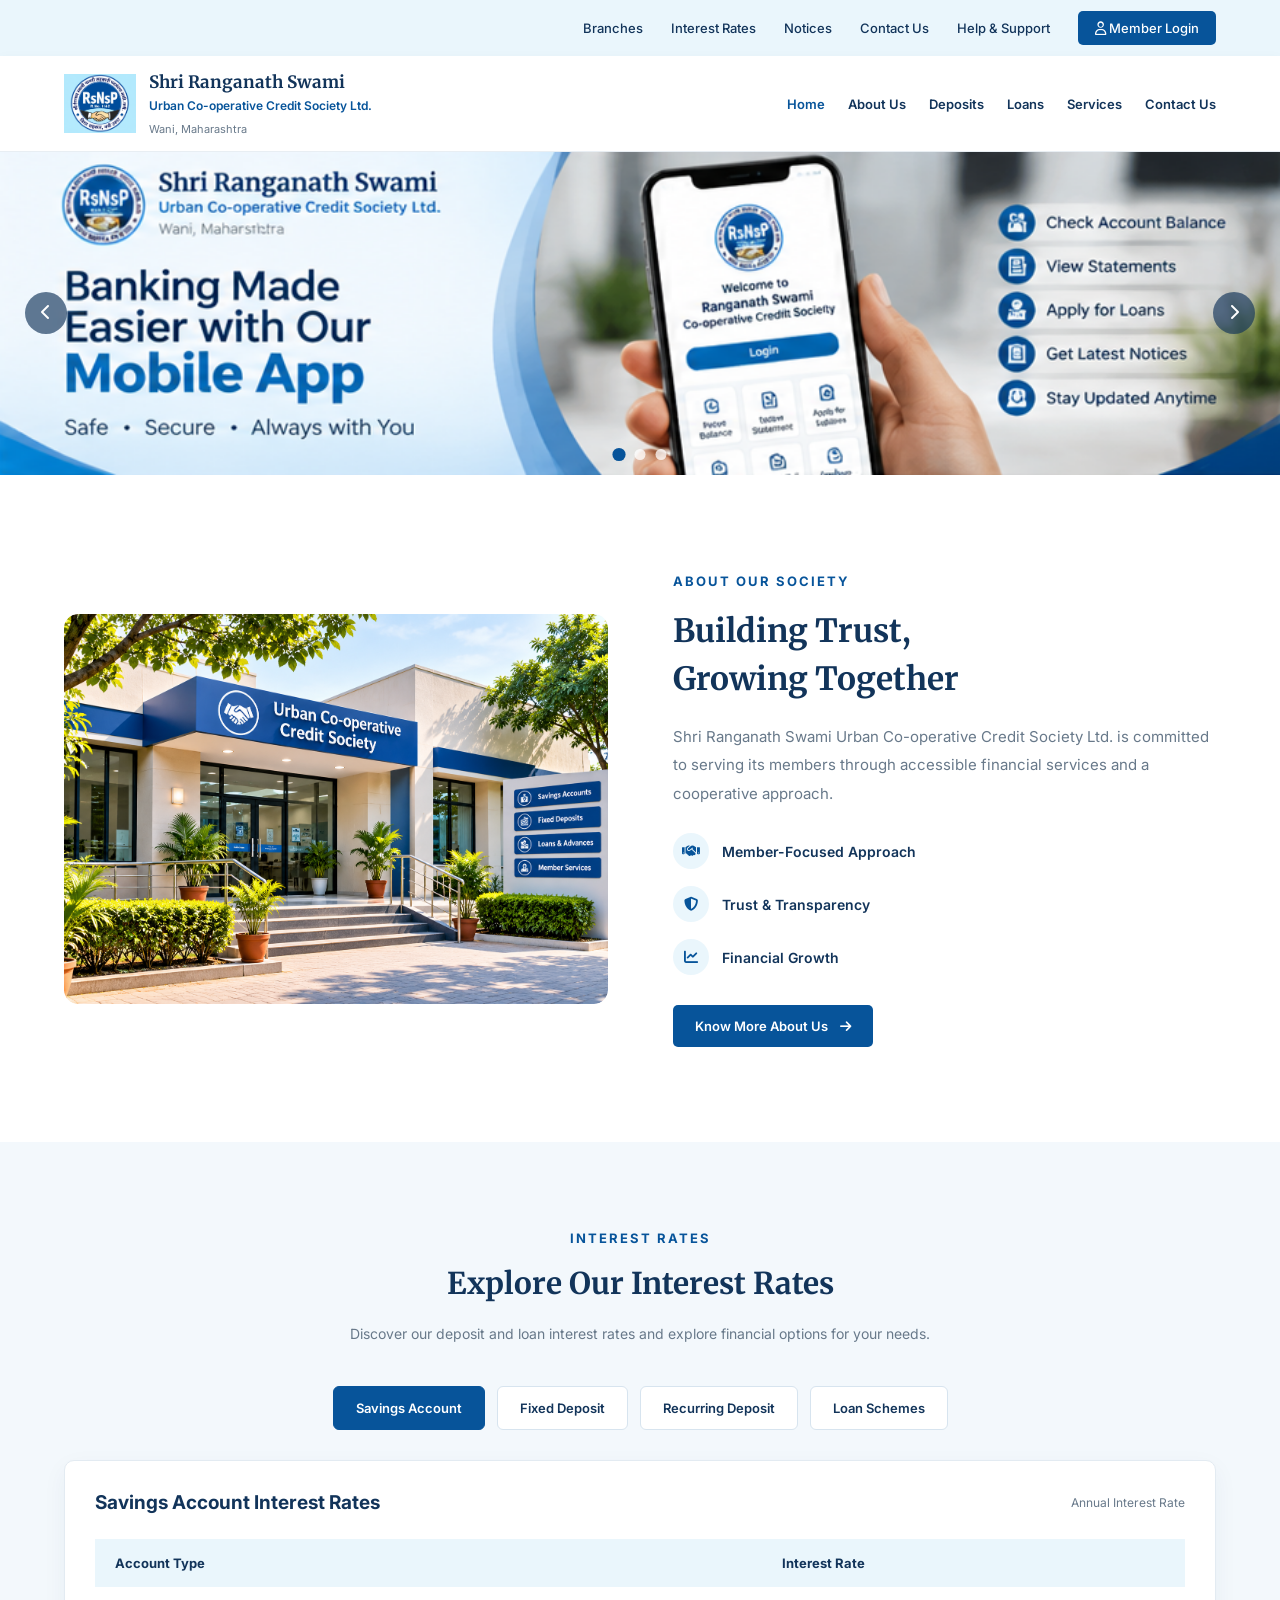
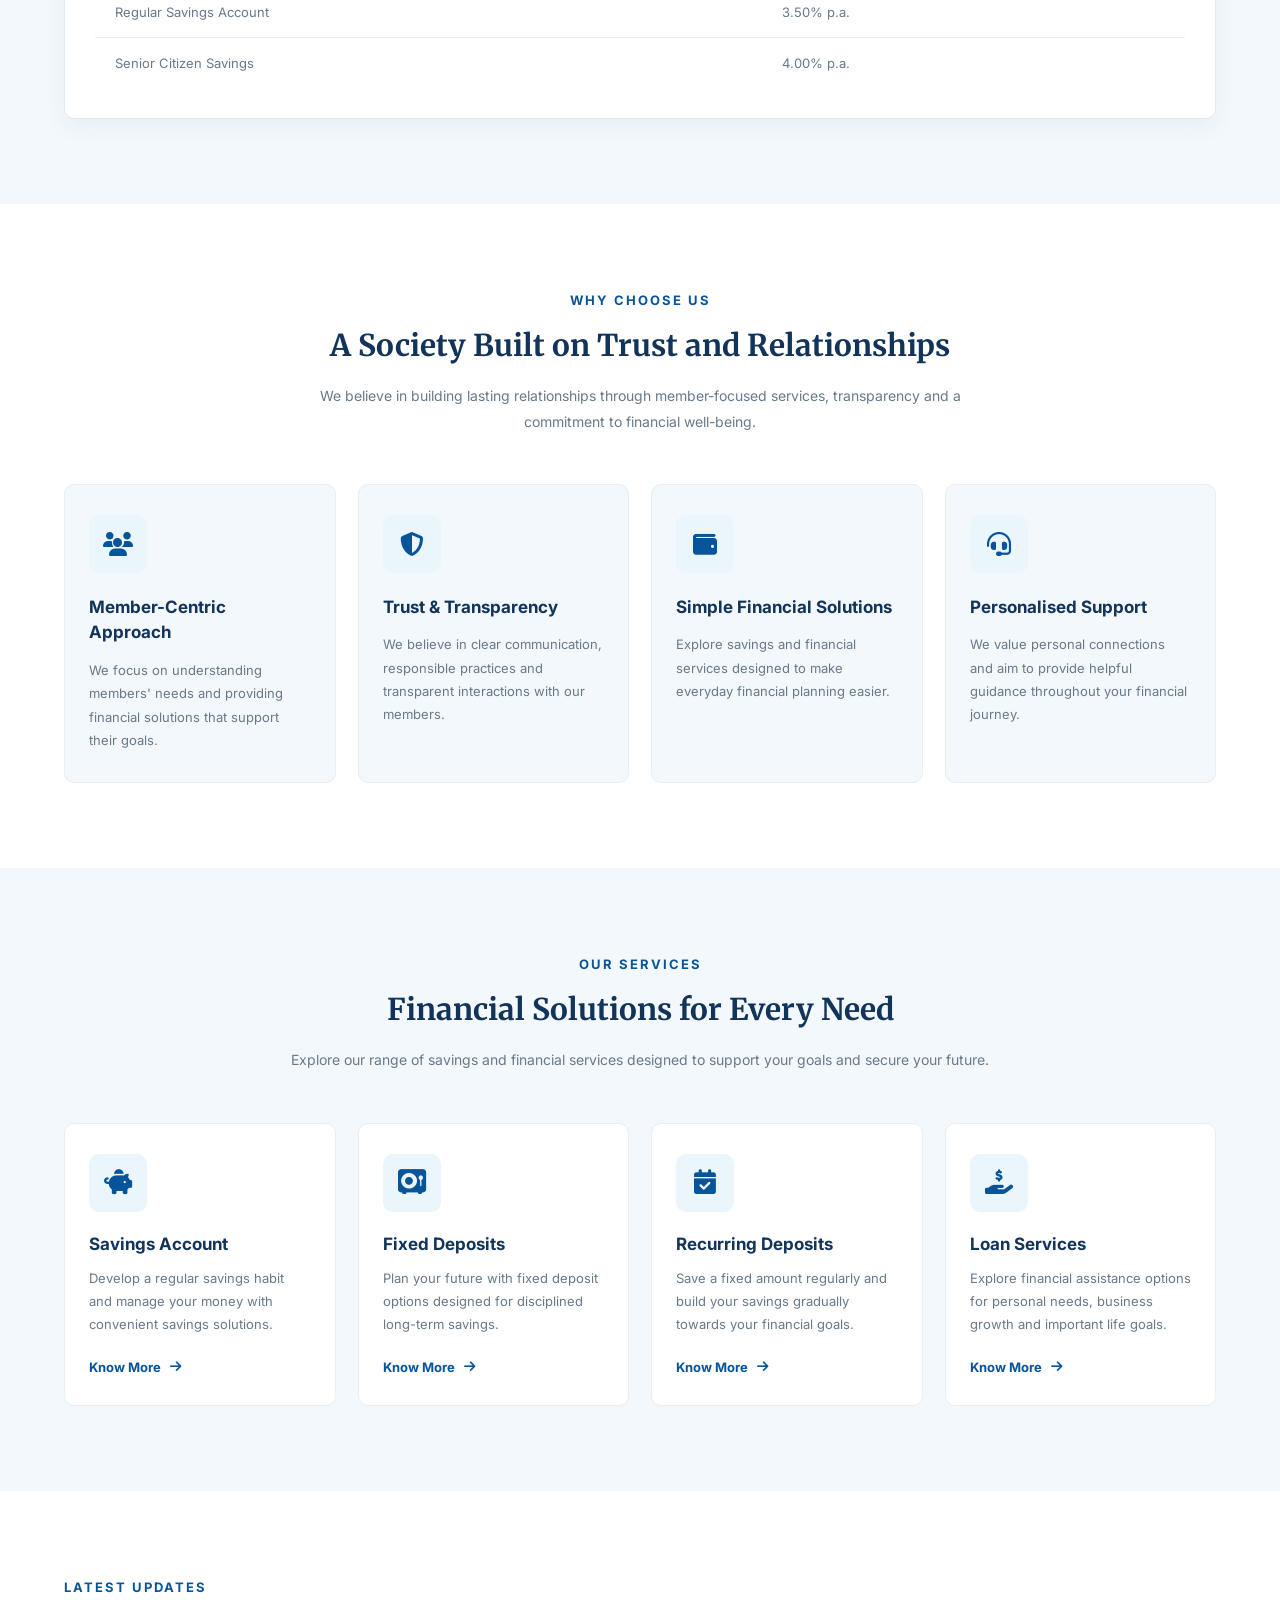
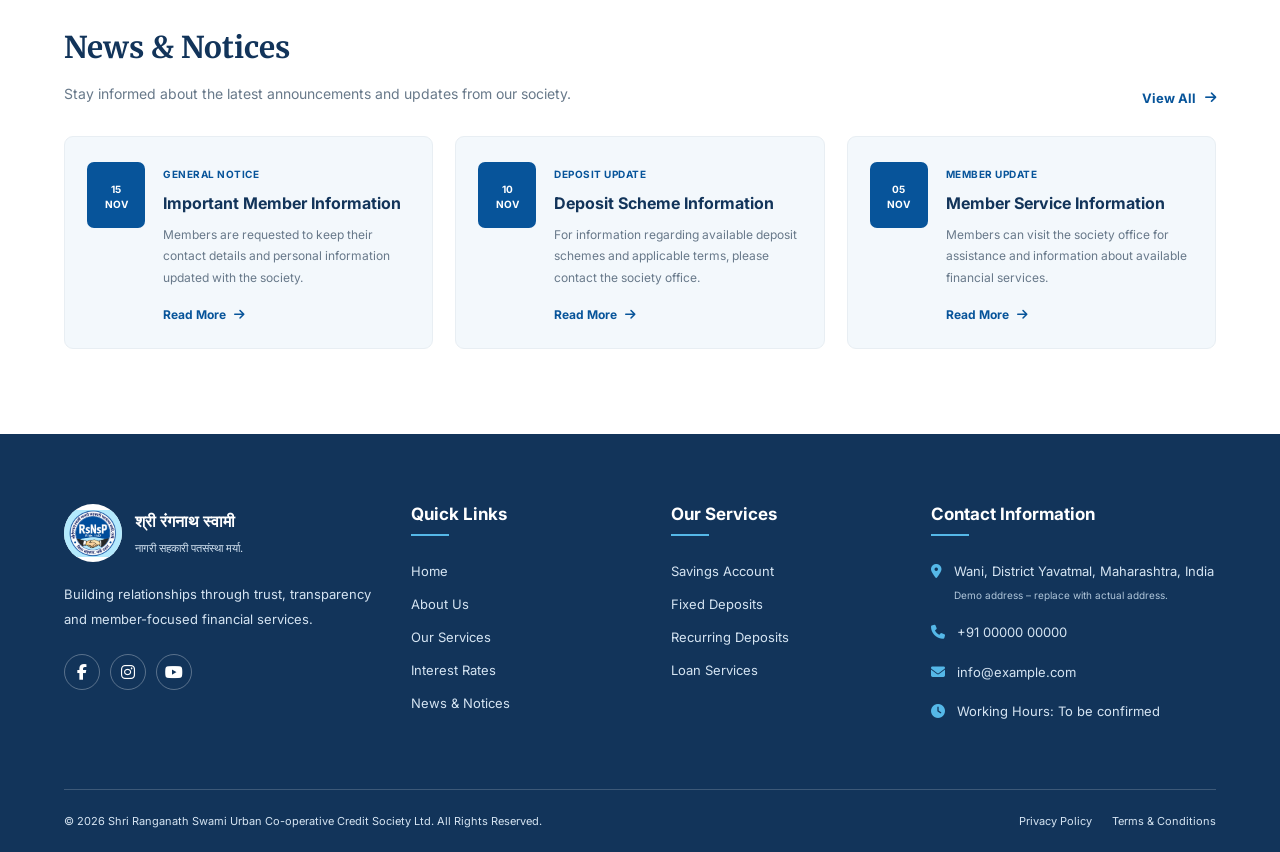
<file: index.html>
<!DOCTYPE html>
<html lang="en">

<head>
    <meta charset="UTF-8">
    <meta name="viewport" content="width=device-width, initial-scale=1.0">

    <title>Shri Ranganath Swami Co-operative Credit Society</title>

    <!-- Google Fonts -->
    <link rel="preconnect" href="https://fonts.googleapis.com">
    <link rel="preconnect" href="https://fonts.gstatic.com" crossorigin>
    <link href="https://fonts.googleapis.com/css2?family=Inter:wght@400;500;600;700&family=Merriweather:wght@400;700;800&display=swap" rel="stylesheet">
    <link rel="stylesheet" href="style.css">
    <link rel="stylesheet" href="https://cdnjs.cloudflare.com/ajax/libs/font-awesome/6.7.2/css/all.min.css">

</head>

<body>
    <header class="header">
        <div class="top-bar">
            <div class="container">
                <div class="top-links">
                    <a href="branches.html">Branches</a>
                    <a href="interest-rates.html">Interest Rates</a>
                    <a href="notices.html">Notices</a>
                    <a href="contact.html">Contact Us</a>
                    <a href="help-support.html">Help & Support</a>

                    <a href="#" class="login-link">
                        <i class="fa-regular fa-user"></i>
                        Member Login
                    </a>
                </div>
            </div>
        </div>

        <!-- Main Navigation -->
        <nav class="main-navbar">
            <div class="container navbar-container">
                <!-- Logo and Society Name -->
                <a href="index.html" class="brand">
                    <img src="Images/logo.png" alt="Society Logo">
                    <div class="brand-text">
                        <h2>Shri Ranganath Swami</h2>
                        <p>Urban Co-operative Credit Society Ltd.</p>
                        <span>Wani, Maharashtra</span>
                    </div>
                </a>

                <!-- Navigation Links -->
                <div class="nav-menu" id="navMenu">
                    <a href="index.html" class="active">Home</a>
                    <a href="about.html">About Us</a>
                    <a href="deposits.html">Deposits</a>
                    <a href="loans.html">Loans</a>
                    <a href="services.html">Services</a>
                    <a href="contact.html">Contact Us</a>
                    <a href="#" class="mobile-login">Member Login</a>
                </div>

                <!-- Mobile Menu Button -->
                <button class="menu-toggle" id="menuToggle" aria-label="Toggle navigation">
                    <i class="fa-solid fa-bars"></i>
                </button>
            </div>
        </nav>
    </header>


    <!-- HERO CAROUSEL START -->
    <section class="hero-carousel">
        <div class="carousel-container">
            <div class="carousel-slide active">
                <img src="Images/banner1.png" alt="Bank Banner 1">
            </div>

            <div class="carousel-slide">
                <img src="Images/banner2.png" alt="Bank Banner 2">
            </div>

            <div class="carousel-slide">
                <img src="Images/banner3.png" alt="Bank Banner 3">
            </div>

        </div>

        <!-- Navigation Arrows -->
        <button class="carousel-btn prev" aria-label="Previous slide">
            <i class="fa-solid fa-chevron-left"></i>
        </button>

        <button class="carousel-btn next" aria-label="Next slide">
            <i class="fa-solid fa-chevron-right"></i>
        </button>

        <!-- Carousel Dots -->
        <div class="carousel-dots"></div>
    </section>


    <!-- ABOUT SOCIETY SECTION START -->
    <section class="about-section" id="about">
        <div class="container about-container">

            <!-- Left Image -->
            <div class="about-image">
                <img src="Images/about-society.png"
                    alt="About Our Society">
            </div>


            <!-- Right Content -->
            <div class="about-content">
                <span class="section-tag">ABOUT OUR SOCIETY</span>
                <h2>Building Trust,<br>Growing Together</h2>

                <p>
                    Shri Ranganath Swami Urban Co-operative Credit
                    Society Ltd. is committed to serving its members
                    through accessible financial services and a
                    cooperative approach.
                </p>

                <div class="about-features">
                    <div class="about-feature">
                        <i class="fa-solid fa-handshake"></i>
                        <span>Member-Focused Approach</span>
                    </div>

                    <div class="about-feature">
                        <i class="fa-solid fa-shield-halved"></i>
                        <span>Trust & Transparency</span>
                    </div>

                    <div class="about-feature">
                        <i class="fa-solid fa-chart-line"></i>
                        <span>Financial Growth</span>
                    </div>
                </div>

                <a href="about.html" class="about-btn">
                    Know More About Us
                    <i class="fa-solid fa-arrow-right"></i>
                </a>

            </div>
        </div>
    </section>


    <!-- INTEREST RATES START -->

    <section class="interest-section" id="interest-rates">
        <div class="container">

            <!-- SECTION HEADING -->
            <div class="interest-heading">
                <span class="section-tag">INTEREST RATES</span>

                <h2>Explore Our Interest Rates</h2>

                <p>
                    Discover our deposit and loan interest rates
                    and explore financial options for your needs.
                </p>
            </div>

            <!-- TABS -->
            <div class="interest-tabs">
                <button class="interest-tab active" data-target="savings">
                    Savings Account
                </button>

                <button class="interest-tab" data-target="fixed">
                    Fixed Deposit
                </button>

                <button class="interest-tab" data-target="recurring">
                    Recurring Deposit
                </button>

                <button class="interest-tab" data-target="loans">
                    Loan Schemes
                </button>
            </div>

            <!-- SAVINGS ACCOUNT -->
            <div class="interest-content active" id="savings">
                <div class="rate-title">
                    <h3>Savings Account Interest Rates</h3>
                    <span>Annual Interest Rate</span>
                </div>

                <div class="rate-table-wrapper">
                    <table class="rate-table">
                        <thead>
                            <tr>
                                <th>Account Type</th>
                                <th>Interest Rate</th>
                            </tr>
                        </thead>

                        <tbody>
                            <tr>
                                <td>Regular Savings Account</td>
                                <td>3.50% p.a.</td>
                            </tr>

                            <tr>
                                <td>Senior Citizen Savings</td>
                                <td>4.00% p.a.</td>
                            </tr>
                        </tbody>
                    </table>
                </div>
            </div>

            <!-- FIXED DEPOSIT -->
            <div class="interest-content" id="fixed">

                <div class="rate-title">
                    <h3>Fixed Deposit Interest Rates</h3>
                    <span>Annual Interest Rate</span>
                </div>

                <div class="rate-table-wrapper"
                    <table class="rate-table">
                        <thead>
                            <tr>
                                <th>Deposit Period</th>
                                <th>General</th>
                                <th>Senior Citizen</th>
                            </tr>
                        </thead>

                        <tbody>
                            <tr>
                                <td>46 - 90 Days</td>
                                <td>4.00%</td>
                                <td>4.50%</td>
                            </tr>

                            <tr>
                                <td>91 - 180 Days</td>
                                <td>5.00%</td>
                                <td>5.50%</td>
                            </tr>

                            <tr>
                                <td>181 - 365 Days</td>
                                <td>6.00%</td>
                                <td>6.50%</td>
                            </tr>

                            <tr>
                                <td>1 - 2 Years</td>
                                <td>7.00%</td>
                                <td>7.50%</td>
                            </tr>
                        </tbody>
                    </table>
                </div>
            </div>

            <!-- RECURRING DEPOSIT -->
            <div class="interest-content" id="recurring">
                <div class="rate-title">
                    <h3>Recurring Deposit Interest Rates</h3>
                    <span>Annual Interest Rate</span>
                </div>

                <div class="rate-table-wrapper">
                    <table class="rate-table">
                        <thead>
                            <tr>
                                <th>Deposit Period</th>
                                <th>Interest Rate</th>
                            </tr>
                        </thead>

                        <tbody>
                            <tr>
                                <td>6 Months</td>
                                <td>5.00% p.a.</td>
                            </tr>

                            <tr>
                                <td>12 Months</td>
                                <td>6.00% p.a.</td>
                            </tr>

                            <tr>
                                <td>24 Months</td>
                                <td>6.50% p.a.</td>
                            </tr>

                            <tr>
                                <td>36 Months</td>
                                <td>7.00% p.a.</td>
                            </tr>
                        </tbody>
                    </table>
                </div>
            </div>

            <!-- LOAN SCHEMES -->
            <div class="interest-content" id="loans">

                <div class="rate-title">
                    <h3>Loan Interest Rates</h3>
                    <span>Indicative Annual Interest Rate</span>
                </div>

                <div class="rate-table-wrapper">
                    <table class="rate-table">
                        <thead>
                            <tr>
                                <th>Loan Type</th>
                                <th>Interest Rate</th>
                            </tr>
                        </thead>

                        <tbody>
                            <tr>
                                <td>Personal Loan</td>
                                <td>12.00% p.a.</td>
                            </tr>

                            <tr>
                                <td>Business Loan</td>
                                <td>13.00% p.a.</td>
                            </tr>

                            <tr>
                                <td>Gold Loan</td>
                                <td>10.00% p.a.</td>
                            </tr>

                            <tr>
                                <td>Property Loan</td>
                                <td>11.00% p.a.</td>
                            </tr>
                        </tbody>
                    </table>
                </div>
            </div>
        </div>
    </section>


    <!-- WHY CHOOSE US START -->
    <section class="why-choose-section" id="why-choose">
        <div class="container">
            <div class="why-choose-heading">
                <span class="section-tag">WHY CHOOSE US</span>

                <h2>A Society Built on Trust and Relationships</h2>

                <p>
                    We believe in building lasting relationships
                    through member-focused services, transparency
                    and a commitment to financial well-being.
                </p>
            </div>

            <div class="why-choose-grid">

                <!-- CARD 1 -->
                <div class="why-card">
                    <div class="why-icon">
                        <i class="fa-solid fa-users"></i>
                    </div>

                    <h3>Member-Centric Approach</h3>

                    <p>
                        We focus on understanding members' needs
                        and providing financial solutions that
                        support their goals.
                    </p>
                </div>

                <!-- CARD 2 -->
                <div class="why-card">
                    <div class="why-icon">
                        <i class="fa-solid fa-shield-halved"></i>
                    </div>

                    <h3>Trust & Transparency</h3>

                    <p>
                        We believe in clear communication,
                        responsible practices and transparent
                        interactions with our members.
                    </p>
                </div>

                <!-- CARD 3 -->
                <div class="why-card">
                    <div class="why-icon">
                        <i class="fa-solid fa-wallet"></i>
                    </div>

                    <h3>Simple Financial Solutions</h3>

                    <p>
                        Explore savings and financial services
                        designed to make everyday financial
                        planning easier.
                    </p>
                </div>

                <!-- CARD 4 -->
                <div class="why-card">
                    <div class="why-icon">
                        <i class="fa-solid fa-headset"></i>
                    </div>

                    <h3>Personalised Support</h3>

                    <p>
                        We value personal connections and aim
                        to provide helpful guidance throughout
                        your financial journey.
                    </p>
                </div>
            </div>
        </div>
    </section>


    <!-- BANKING SERVICES START -->
    <section class="services-section" id="services">
        <div class="container">

            <!-- Section Heading -->
            <div class="services-heading">
                <span class="section-tag">OUR SERVICES</span>

                <h2>Financial Solutions for Every Need</h2>

                <p>
                    Explore our range of savings and financial
                    services designed to support your goals
                    and secure your future.
                </p>
            </div>


            <!-- Services Cards -->
            <div class="services-grid">

                <!-- Service 1 -->
                <div class="service-card">
                    <div class="service-icon">
                        <i class="fa-solid fa-piggy-bank"></i>
                    </div>

                    <h3>Savings Account</h3>

                    <p>
                        Develop a regular savings habit and
                        manage your money with convenient
                        savings solutions.
                    </p>

                    <a href="#contact" class="service-link">
                        Know More
                        <i class="fa-solid fa-arrow-right"></i>
                    </a>
                </div>

                <!-- Service 2 -->
                <div class="service-card">
                    <div class="service-icon">
                        <i class="fa-solid fa-vault"></i>
                    </div>

                    <h3>Fixed Deposits</h3>

                    <p>
                        Plan your future with fixed deposit
                        options designed for disciplined
                        long-term savings.
                    </p>

                    <a href="#contact" class="service-link">
                        Know More
                        <i class="fa-solid fa-arrow-right"></i>
                    </a>
                </div>


                <!-- Service 3 -->
                <div class="service-card">
                    <div class="service-icon">
                        <i class="fa-solid fa-calendar-check"></i>
                    </div>

                    <h3>Recurring Deposits</h3>

                    <p>
                        Save a fixed amount regularly and
                        build your savings gradually
                        towards your financial goals.
                    </p>

                    <a href="#contact" class="service-link">
                        Know More
                        <i class="fa-solid fa-arrow-right"></i>
                    </a>
                </div>


                <!-- Service 4 -->
                <div class="service-card">
                    <div class="service-icon">
                        <i class="fa-solid fa-hand-holding-dollar"></i>
                    </div>

                    <h3>Loan Services</h3>

                    <p>
                        Explore financial assistance options
                        for personal needs, business growth
                        and important life goals.
                    </p>

                    <a href="#contact" class="service-link">
                        Know More
                        <i class="fa-solid fa-arrow-right"></i>
                    </a>

                </div>
            </div>
        </div>
    </section>


    <!-- LATEST NOTICES START -->
    <section class="notices-section" id="notices">
        <div class="container">
            <div class="notices-heading">
                <div>
                    <span class="section-tag">LATEST UPDATES</span>
                    <h2>News & Notices</h2>
                    <p>
                        Stay informed about the latest announcements
                        and updates from our society.
                    </p>
                </div>

                <a href="#notices" class="view-all-btn">
                    View All
                    <i class="fa-solid fa-arrow-right"></i>
                </a>
            </div>

            <div class="notices-grid">

                <!-- NOTICE 1 -->
                <div class="notice-card">
                    <div class="notice-date">
                        <span class="date-day">15</span>
                        <span class="date-month">NOV</span>
                    </div>

                    <div class="notice-details">
                        <span class="notice-category">GENERAL NOTICE</span>

                        <h3>Important Member Information</h3>

                        <p>
                            Members are requested to keep their
                            contact details and personal information
                            updated with the society.
                        </p>

                        <a href="#contact" class="notice-link">
                            Read More
                            <i class="fa-solid fa-arrow-right"></i>
                        </a>
                    </div>
                </div>

                <!-- NOTICE 2 -->
                <div class="notice-card">
                    <div class="notice-date">
                        <span class="date-day">10</span>
                        <span class="date-month">NOV</span>
                    </div>

                    <div class="notice-details">
                        <span class="notice-category">DEPOSIT UPDATE</span>

                        <h3>Deposit Scheme Information</h3>

                        <p>
                            For information regarding available
                            deposit schemes and applicable terms,
                            please contact the society office.
                        </p>

                        <a href="#interest-rates" class="notice-link">
                            Read More
                            <i class="fa-solid fa-arrow-right"></i>
                        </a>
                    </div>
                </div>

                <!-- NOTICE 3 -->
                <div class="notice-card">
                    <div class="notice-date">
                        <span class="date-day">05</span>
                        <span class="date-month">NOV</span>
                    </div>

                    <div class="notice-details">
                        <span class="notice-category">MEMBER UPDATE</span>

                        <h3>Member Service Information</h3>

                        <p>
                            Members can visit the society office
                            for assistance and information about
                            available financial services.
                        </p>

                        <a href="#contact" class="notice-link">
                            Read More
                            <i class="fa-solid fa-arrow-right"></i>
                        </a>
                    </div>
                </div>
            </div>
        </div>
    </section>



    <!--  FOOTER START  -->
    <footer class="site-footer" id="contact">
    <div class="container">
        <div class="footer-grid">

            <!-- COLUMN 1: ABOUT -->
            <div class="footer-about">
                <div class="footer-logo">
                    <img src="Images/logo.png" alt="Society Logo">

                    <div>
                        <h3>श्री रंगनाथ स्वामी</h3>
                        <span>नागरी सहकारी पतसंस्था मर्या.</span>
                    </div>
                </div>

                <p>
                    Building relationships through trust,
                    transparency and member-focused financial
                    services.
                </p>

                <div class="footer-social">
                    <a href="#" aria-label="Facebook">
                        <i class="fa-brands fa-facebook-f"></i>
                    </a>

                    <a href="#" aria-label="Instagram">
                        <i class="fa-brands fa-instagram"></i>
                    </a>

                    <a href="#" aria-label="YouTube">
                        <i class="fa-brands fa-youtube"></i>
                    </a>
                </div>
            </div>

            <!-- COLUMN 2: QUICK LINKS -->
            <div class="footer-links">
                <h3>Quick Links</h3>
                <ul>
                    <li><a href="index.html">Home</a></li>
                    <li><a href="about.html">About Us</a></li>
                    <li><a href="services.html">Our Services</a></li>
                    <li><a href="interest-rates.html">Interest Rates</a></li>
                    <li><a href="#notices">News & Notices</a></li>
                </ul>
            </div>

            <!-- COLUMN 3: SERVICES -->
            <div class="footer-links">
                <h3>Our Services</h3>
                <ul>
                    <li><a href="#services">Savings Account</a></li>
                    <li><a href="#services">Fixed Deposits</a></li>
                    <li><a href="#services">Recurring Deposits</a></li>
                    <li><a href="#services">Loan Services</a></li>
                </ul>
            </div>

            <!-- COLUMN 4: CONTACT -->
            <div class="footer-contact">
                <h3>Contact Information</h3>
                <ul>
                    <li>
                        <i class="fa-solid fa-location-dot"></i>
                        <span>
                            Wani, District Yavatmal,
                            Maharashtra, India
                            <small>Demo address – replace with actual address.</small>
                        </span>
                    </li>

                    <li>
                        <i class="fa-solid fa-phone"></i>
                        <a href="tel:+910000000000">
                            +91 00000 00000
                        </a>
                    </li>

                    <li>
                        <i class="fa-solid fa-envelope"></i>
                        <a href="mailto:info@example.com">
                            info@example.com
                        </a>
                    </li>

                    <li>
                        <i class="fa-solid fa-clock"></i>
                        <span>Working Hours: To be confirmed</span>
                    </li>
                </ul>
            </div>
        </div>

        <!-- FOOTER BOTTOM -->
        <div class="footer-bottom">
            <p>
                &copy; <span id="footer-year"></span>
                Shri Ranganath Swami Urban Co-operative
                Credit Society Ltd. All Rights Reserved.
            </p>

            <div class="footer-bottom-links">
                <a href="#">Privacy Policy</a>
                <a href="#">Terms & Conditions</a>
            </div>
        </div>
    </div>
    </footer>

    <!-- BACK TO TOP BUTTON -->

    <button class="back-to-top" id="backToTop" aria-label="Back to top">
        <i class="fa-solid fa-arrow-up"></i>
    </button>


    <script src="script.js"></script>
</body>
</html>
</file>
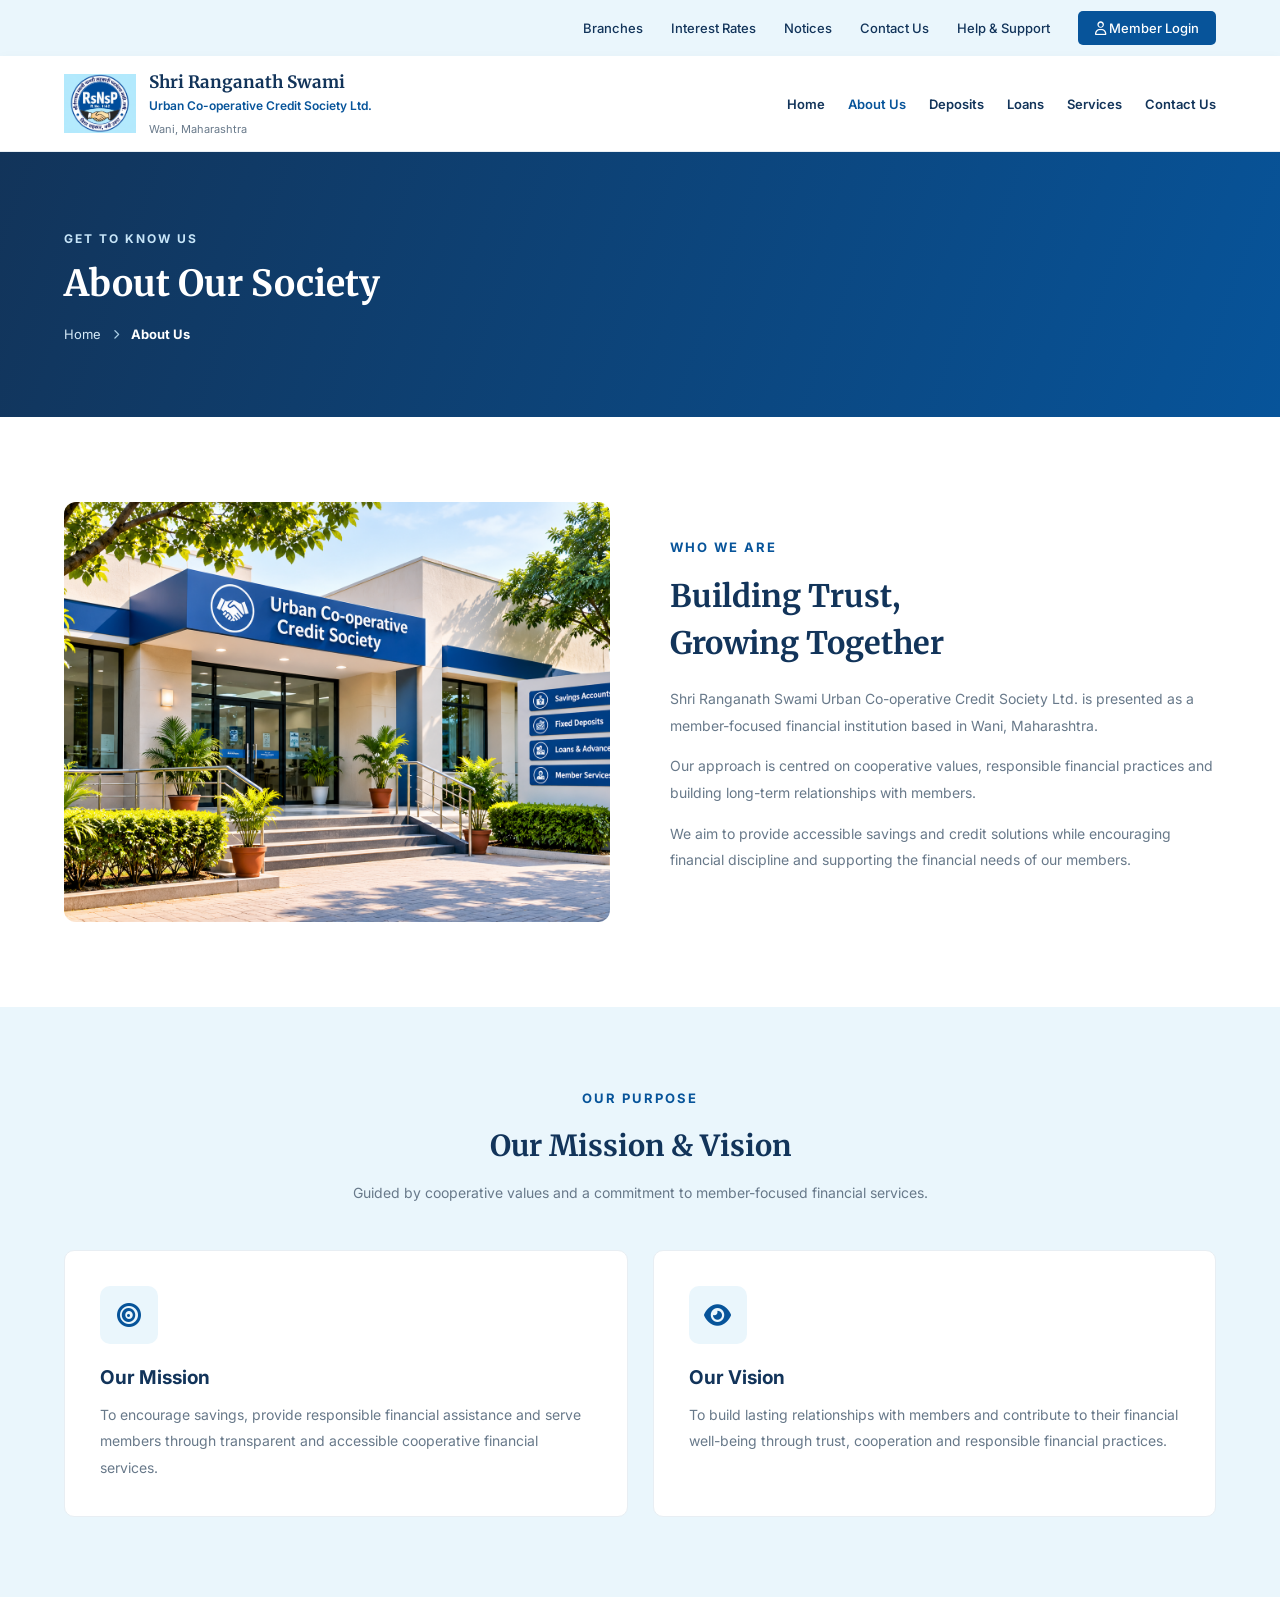
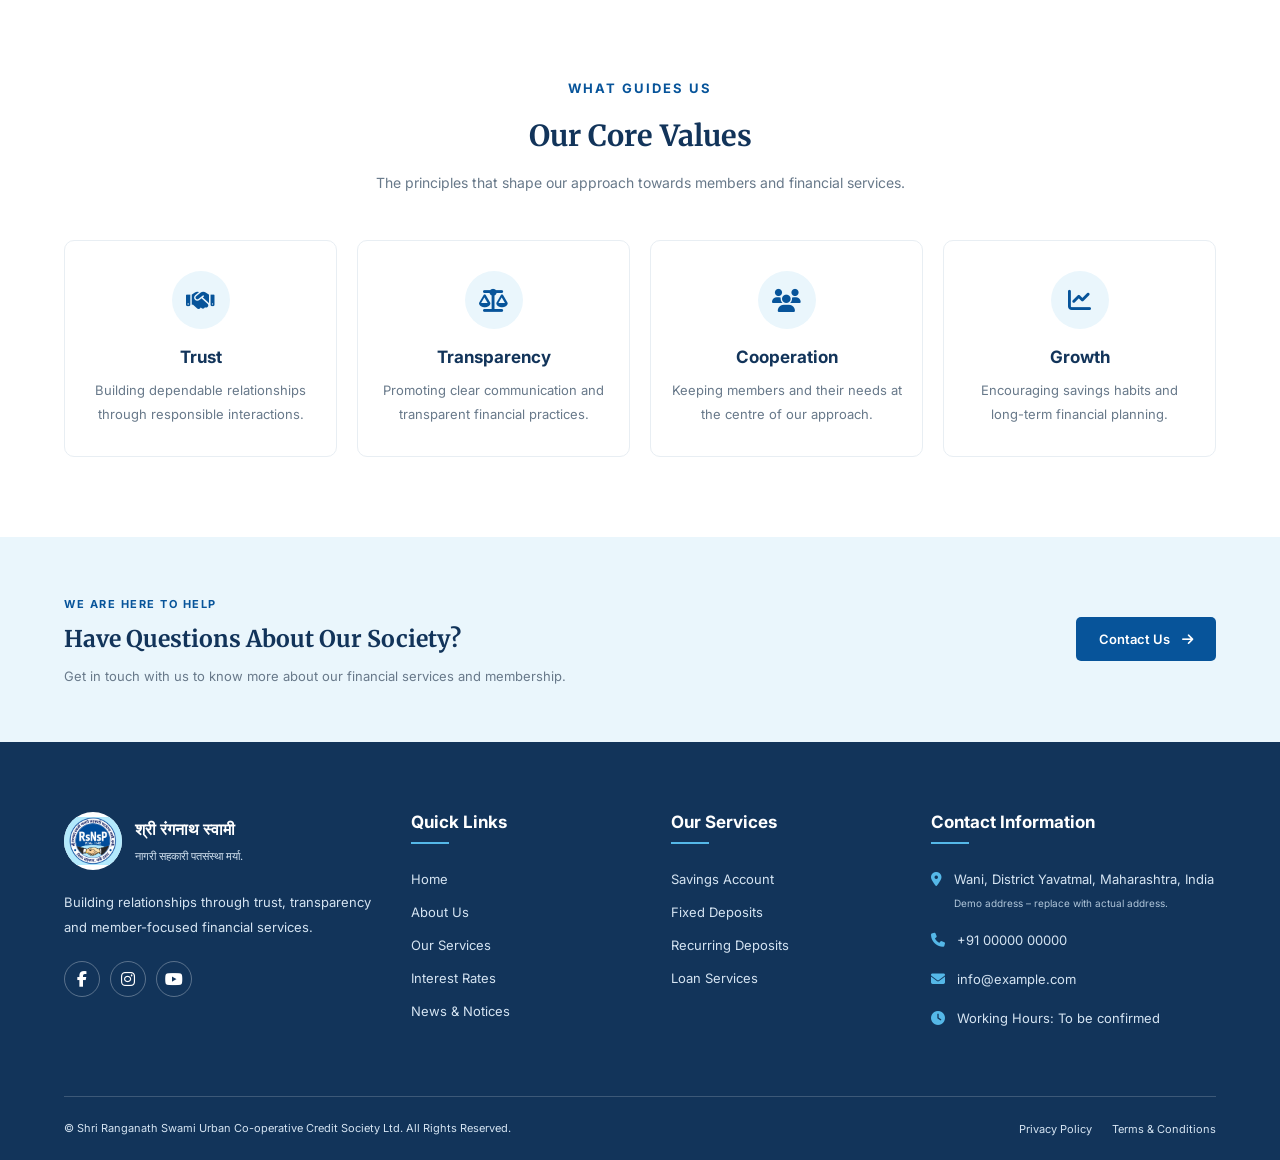
<file: about.html>
<!DOCTYPE html>
<html lang="en">
<head>
    <meta charset="UTF-8">
    <meta name="viewport" content="width=device-width, initial-scale=1.0">
    <title>About Us | Shri Ranganath Swami Urban Co-operative Credit Society</title>

    <!-- Google Fonts -->
    <link rel="preconnect" href="https://fonts.googleapis.com">
    <link rel="preconnect" href="https://fonts.gstatic.com" crossorigin>
    <link href="https://fonts.googleapis.com/css2?family=Inter:wght@400;500;600;700&family=Merriweather:wght@400;700;800&display=swap" rel="stylesheet">
    <link rel="stylesheet" href="style.css">
    <link rel="stylesheet" href="https://cdnjs.cloudflare.com/ajax/libs/font-awesome/6.7.2/css/all.min.css">
</head>

<body>
    <!-- HEADER -->
    <header class="header">
        <div class="top-bar">
            <div class="container">
                <div class="top-links">
                    <a href="#">Branches</a>
                    <a href="interest-rates.html">Interest Rates</a>
                    <a href="notices.html">Notices</a>
                    <a href="contact.html">Contact Us</a>
                    <a href="help-support.html">Help & Support</a>

                    <a href="#" class="login-link">
                        <i class="fa-regular fa-user"></i>
                        Member Login
                    </a>
                </div>
            </div>
        </div>

        <nav class="main-navbar">
            <div class="container navbar-container">

                <a href="index.html" class="brand">
                    <img src="Images/logo.png" alt="Society Logo">

                    <div class="brand-text">
                        <h2>Shri Ranganath Swami</h2>
                        <p>Urban Co-operative Credit Society Ltd.</p>
                        <span>Wani, Maharashtra</span>
                    </div>
                </a>

                <div class="nav-menu" id="navMenu">
                    <a href="index.html">Home</a>
                    <a href="about.html" class="active">About Us</a>
                    <a href="deposits.html">Deposits</a>
                    <a href="loans.html">Loans</a>
                    <a href="services.html">Services</a>
                    <a href="contact.html">Contact Us</a>
                    <a href="#" class="mobile-login">Member Login</a>
                </div>

                <button class="menu-toggle" id="menuToggle" aria-label="Toggle navigation">
                    <i class="fa-solid fa-bars"></i>
                </button>
            </div>
        </nav>
    </header>


    <!-- PAGE BANNER -->
    <section class="about-page-banner">
        <div class="container">
            <span>GET TO KNOW US</span>
            <h1>About Our Society</h1>

            <div class="about-breadcrumb">
                <a href="index.html">Home</a>
                <i class="fa-solid fa-chevron-right"></i>
                <span>About Us</span>
            </div>
        </div>
    </section>


    <!-- ABOUT INTRODUCTION -->
    <section class="about-page-intro">
        <div class="container about-page-intro-grid">

            <div class="about-page-image">
                <img src="Images/about-society.png" alt="About Shri Ranganath Swami Society">
            </div>

            <div class="about-page-content">
                <span class="section-tag">WHO WE ARE</span>

                <h2>Building Trust,<br>Growing Together</h2>

                <p>
                    Shri Ranganath Swami Urban Co-operative Credit
                    Society Ltd. is presented as a member-focused
                    financial institution based in Wani, Maharashtra.
                </p>

                <p>
                    Our approach is centred on cooperative values,
                    responsible financial practices and building
                    long-term relationships with members.
                </p>

                <p>
                    We aim to provide accessible savings and credit
                    solutions while encouraging financial discipline
                    and supporting the financial needs of our members.
                </p>
            </div>
        </div>
    </section>


    <!-- MISSION AND VISION -->
    <section class="mission-vision-section">
        <div class="container">
            <div class="about-section-heading">
                <span class="section-tag">OUR PURPOSE</span>
                <h2>Our Mission & Vision</h2>
                <p>
                    Guided by cooperative values and a commitment
                    to member-focused financial services.
                </p>
            </div>

            <div class="mission-vision-grid">
                <div class="mission-vision-card">
                    <div class="mission-vision-icon">
                        <i class="fa-solid fa-bullseye"></i>
                    </div>

                    <h3>Our Mission</h3>

                    <p>
                        To encourage savings, provide responsible
                        financial assistance and serve members
                        through transparent and accessible
                        cooperative financial services.
                    </p>
                </div>

                <div class="mission-vision-card">
                    <div class="mission-vision-icon">
                        <i class="fa-solid fa-eye"></i>
                    </div>

                    <h3>Our Vision</h3>

                    <p>
                        To build lasting relationships with members
                        and contribute to their financial well-being
                        through trust, cooperation and responsible
                        financial practices.
                    </p>
                </div>
            </div>
        </div>
    </section>


    <!-- CORE VALUES -->
    <section class="about-values-section">
        <div class="container">
            <div class="about-section-heading">
                <span class="section-tag">WHAT GUIDES US</span>
                <h2>Our Core Values</h2>
                <p>
                    The principles that shape our approach
                    towards members and financial services.
                </p>
            </div>

            <div class="about-values-grid">
                <div class="about-value-card">
                    <i class="fa-solid fa-handshake"></i>
                    <h3>Trust</h3>
                    <p>
                        Building dependable relationships
                        through responsible interactions.
                    </p>
                </div>

                <div class="about-value-card">
                    <i class="fa-solid fa-scale-balanced"></i>
                    <h3>Transparency</h3>
                    <p>
                        Promoting clear communication and
                        transparent financial practices.
                    </p>
                </div>

                <div class="about-value-card">
                    <i class="fa-solid fa-users"></i>
                    <h3>Cooperation</h3>
                    <p>
                        Keeping members and their needs
                        at the centre of our approach.
                    </p>
                </div>

                <div class="about-value-card">
                    <i class="fa-solid fa-chart-line"></i>
                    <h3>Growth</h3>
                    <p>
                        Encouraging savings habits and
                        long-term financial planning.
                    </p>
                </div>
            </div>
        </div>
    </section>


    <!-- CALL TO ACTION -->
    <section class="about-contact-cta">
        <div class="container about-contact-cta-content">

            <div>
                <span>WE ARE HERE TO HELP</span>
                <h2>Have Questions About Our Society?</h2>
                <p>
                    Get in touch with us to know more about
                    our financial services and membership.
                </p>
            </div>

            <a href="contact.html">
                Contact Us
                <i class="fa-solid fa-arrow-right"></i>
            </a>
        </div>
    </section>


    <!-- FOOTER -->
    <footer class="site-footer" id="contact">
        <div class="container">
            <div class="footer-grid">

                <!-- COLUMN 1: ABOUT -->
                <div class="footer-about">
                    <div class="footer-logo">
                        <img src="Images/logo.png" alt="Society Logo">

                        <div>
                            <h3>श्री रंगनाथ स्वामी</h3>
                            <span>नागरी सहकारी पतसंस्था मर्या.</span>
                        </div>
                    </div>

                    <p>
                        Building relationships through trust,
                        transparency and member-focused financial
                        services.
                    </p>

                    <div class="footer-social">
                        <a href="#" aria-label="Facebook">
                            <i class="fa-brands fa-facebook-f"></i>
                        </a>

                        <a href="#" aria-label="Instagram">
                            <i class="fa-brands fa-instagram"></i>
                        </a>

                        <a href="#" aria-label="YouTube">
                            <i class="fa-brands fa-youtube"></i>
                        </a>
                    </div>
                </div>

                <!-- COLUMN 2: QUICK LINKS -->
                <div class="footer-links">
                    <h3>Quick Links</h3>
                    <ul>
                        <li><a href="index.html">Home</a></li>
                        <li><a href="about.html">About Us</a></li>
                        <li><a href="services.html">Our Services</a></li>
                        <li><a href="interest-rates.html">Interest Rates</a></li>
                        <li><a href="notices.html">News & Notices</a></li>
                    </ul>
                </div>

                <!-- COLUMN 3: SERVICES -->
                <div class="footer-links">
                    <h3>Our Services</h3>
                    <ul>
                        <li><a href="#services">Savings Account</a></li>
                        <li><a href="#services">Fixed Deposits</a></li>
                        <li><a href="#services">Recurring Deposits</a></li>
                        <li><a href="#services">Loan Services</a></li>
                    </ul>
                </div>

                <!-- COLUMN 4: CONTACT -->
                <div class="footer-contact">
                    <h3>Contact Information</h3>
                    <ul>
                        <li>
                            <i class="fa-solid fa-location-dot"></i>
                            <span>
                                Wani, District Yavatmal,
                                Maharashtra, India
                                <small>Demo address – replace with actual address.</small>
                            </span>
                        </li>

                        <li>
                            <i class="fa-solid fa-phone"></i>
                            <a href="tel:+910000000000">
                                +91 00000 00000
                            </a>
                        </li>

                        <li>
                            <i class="fa-solid fa-envelope"></i>
                            <a href="mailto:info@example.com">
                                info@example.com
                            </a>
                        </li>

                        <li>
                            <i class="fa-solid fa-clock"></i>
                            <span>Working Hours: To be confirmed</span>
                        </li>
                    </ul>
                </div>
            </div>

            <!-- FOOTER BOTTOM -->
            <div class="footer-bottom">
                <p>
                    &copy; <span id="footer-year"></span>
                    Shri Ranganath Swami Urban Co-operative
                    Credit Society Ltd. All Rights Reserved.
                </p>

                <div class="footer-bottom-links">
                    <a href="#">Privacy Policy</a>
                    <a href="#">Terms & Conditions</a>
                </div>
            </div>
        </div>
    </footer>


    <!-- BACK TO TOP -->
    <button class="back-to-top" id="backToTop" aria-label="Back to top">
        <i class="fa-solid fa-arrow-up"></i>
    </button>


    <script src="script.js"></script>
</body>
</html>
</file>
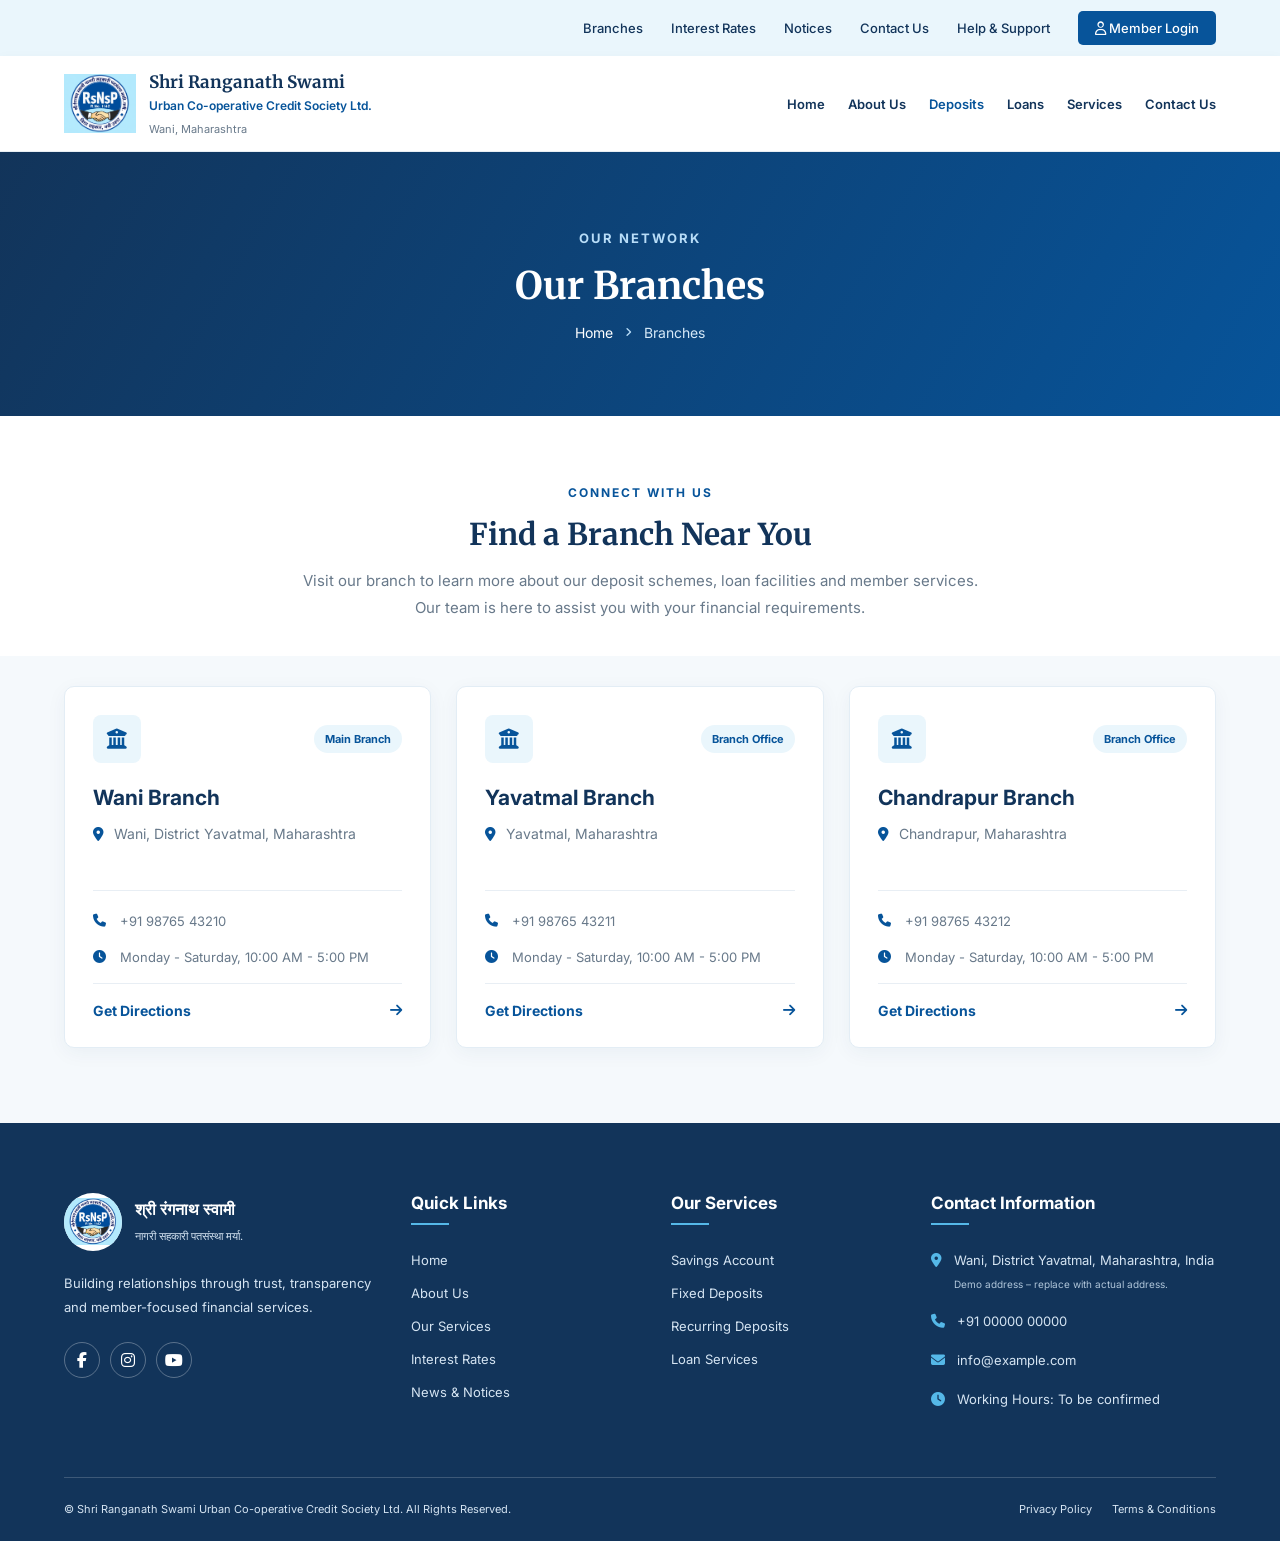
<file: branches.html>
<!DOCTYPE html>
<html lang="en">
<head>
    <meta charset="UTF-8">
    <meta name="viewport" content="width=device-width, initial-scale=1.0">
    <title>Our Branches | Shri Ranganath Swami Urban Co-operative Credit Society</title>
    <link rel="stylesheet" href="style.css">
    <link rel="preconnect" href="https://fonts.googleapis.com">
    <link rel="preconnect" href="https://fonts.gstatic.com" crossorigin>
    <link href="https://fonts.googleapis.com/css2?family=Inter:wght@400;500;600;700;800&family=Merriweather:wght@700&display=swap" rel="stylesheet">

    <link rel="stylesheet" href="https://cdnjs.cloudflare.com/ajax/libs/font-awesome/6.7.2/css/all.min.css">

</head>


<body>
    <!-- HEADER -->
     <header class="header">
        <div class="top-bar">
            <div class="container">
                <div class="top-links">
                    <a href="branches.html">Branches</a>
                    <a href="interest-rates.html">Interest Rates</a>
                    <a href="notices.html">Notices</a>
                    <a href="contact.html">Contact Us</a>
                    <a href="#">Help & Support</a>
                    <a href="#" class="login-link">
                        <i class="fa-regular fa-user"></i>
                        Member Login
                    </a>
                </div>
            </div>
        </div>

        <nav class="main-navbar">
            <div class="container navbar-container">
                <a href="index.html" class="brand">
                    <img src="Images/logo.png" alt="Society Logo">

                    <div class="brand-text">
                        <h2>Shri Ranganath Swami</h2>
                        <p>Urban Co-operative Credit Society Ltd.</p>
                        <span>Wani, Maharashtra</span>
                    </div>
                </a>

                <div class="nav-menu" id="navMenu">
                    <a href="index.html">Home</a>
                    <a href="about.html">About Us</a>
                    <a href="deposits.html" class="active">Deposits</a>
                    <a href="loans.html">Loans</a>
                    <a href="services.html">Services</a>
                    <a href="contact.html">Contact Us</a>
                    <a href="#" class="mobile-login">Member Login</a>
                </div>

                <button class="menu-toggle" id="menuToggle" aria-label="Toggle navigation">
                    <i class="fa-solid fa-bars"></i>
                </button>
            </div>
        </nav>
    </header>


    <!-- PAGE BANNER -->
    <section class="branches-banner">
        <div class="branches-banner-content">
            <span>OUR NETWORK</span>
            <h1>Our Branches</h1>
            <div class="branches-breadcrumb">
                <a href="index.html">Home</a>
                <i class="fa-solid fa-angle-right"></i>
                <span>Branches</span>
            </div>
        </div>
    </section>


    <!-- BRANCH INTRODUCTION -->
    <section class="branches-intro">
        <div class="branches-container">
            <span class="branches-label">CONNECT WITH US</span>
            <h2>Find a Branch Near You</h2>
            <p>
                Visit our branch to learn more about our deposit schemes,
                loan facilities and member services. Our team is here to
                assist you with your financial requirements.
            </p>
        </div>
    </section>


    <!-- BRANCH CARDS -->
    <section class="branches-section">
        <div class="branches-container">

            <div class="branches-grid">

                <!-- BRANCH 1 -->
                <div class="branch-card">
                    <div class="branch-card-top">
                        <div class="branch-icon">
                            <i class="fa-solid fa-building-columns"></i>
                        </div>
                        <span class="branch-status">Main Branch</span>
                    </div>

                    <h3>Wani Branch</h3>
                    <p class="branch-location">
                        <i class="fa-solid fa-location-dot"></i>
                        Wani, District Yavatmal, Maharashtra
                    </p>

                    <div class="branch-divider"></div>

                    <div class="branch-detail">
                        <i class="fa-solid fa-phone"></i>
                        <span>+91 98765 43210</span>
                    </div>

                    <div class="branch-detail">
                        <i class="fa-solid fa-clock"></i>
                        <span>Monday - Saturday, 10:00 AM - 5:00 PM</span>
                    </div>

                    <a href="https://www.google.com/maps/search/?api=1&query=Wani%2C+Yavatmal%2C+Maharashtra"
                    target="_blank" rel="noopener noreferrer" class="branch-map-link">
                        Get Directions <i class="fa-solid fa-arrow-right"></i>
                    </a>
                </div>


                <!-- BRANCH 2 -->
                <div class="branch-card">
                    <div class="branch-card-top">
                        <div class="branch-icon">
                            <i class="fa-solid fa-building-columns"></i>
                        </div>
                        <span class="branch-status">Branch Office</span>
                    </div>

                    <h3>Yavatmal Branch</h3>
                    <p class="branch-location">
                        <i class="fa-solid fa-location-dot"></i>
                        Yavatmal, Maharashtra
                    </p>

                    <div class="branch-divider"></div>

                    <div class="branch-detail">
                        <i class="fa-solid fa-phone"></i>
                        <span>+91 98765 43211</span>
                    </div>

                    <div class="branch-detail">
                        <i class="fa-solid fa-clock"></i>
                        <span>Monday - Saturday, 10:00 AM - 5:00 PM</span>
                    </div>

                    <a href="https://www.google.com/maps/search/?api=1&query=Yavatmal%2C+Maharashtra"
                    target="_blank" rel="noopener noreferrer" class="branch-map-link">
                        Get Directions <i class="fa-solid fa-arrow-right"></i>
                    </a>
                </div>


                <!-- BRANCH 3 -->
                <div class="branch-card">
                    <div class="branch-card-top">
                        <div class="branch-icon">
                            <i class="fa-solid fa-building-columns"></i>
                        </div>
                        <span class="branch-status">Branch Office</span>
                    </div>

                    <h3>Chandrapur Branch</h3>
                    <p class="branch-location">
                        <i class="fa-solid fa-location-dot"></i>
                        Chandrapur, Maharashtra
                    </p>

                    <div class="branch-divider"></div>

                    <div class="branch-detail">
                        <i class="fa-solid fa-phone"></i>
                        <span>+91 98765 43212</span>
                    </div>

                    <div class="branch-detail">
                        <i class="fa-solid fa-clock"></i>
                        <span>Monday - Saturday, 10:00 AM - 5:00 PM</span>
                    </div>

                    <a href="https://www.google.com/maps/search/?api=1&query=Ghuggus%2C+Chandrapur%2C+Maharashtra"
                    target="_blank" rel="noopener noreferrer" class="branch-map-link">
                        Get Directions <i class="fa-solid fa-arrow-right"></i>
                    </a>
                </div>

            </div>
        </div>
    </section>


    <!-- FOOTER -->
    <footer class="site-footer" id="contact">
        <div class="container">
            <div class="footer-grid">

                <!-- COLUMN 1: ABOUT -->
                <div class="footer-about">
                    <div class="footer-logo">
                        <img src="Images/logo.png" alt="Society Logo">

                        <div>
                            <h3>श्री रंगनाथ स्वामी</h3>
                            <span>नागरी सहकारी पतसंस्था मर्या.</span>
                        </div>
                    </div>

                    <p>
                        Building relationships through trust,
                        transparency and member-focused financial
                        services.
                    </p>

                    <div class="footer-social">
                        <a href="#" aria-label="Facebook">
                            <i class="fa-brands fa-facebook-f"></i>
                        </a>

                        <a href="#" aria-label="Instagram">
                            <i class="fa-brands fa-instagram"></i>
                        </a>

                        <a href="#" aria-label="YouTube">
                            <i class="fa-brands fa-youtube"></i>
                        </a>
                    </div>
                </div>

                <!-- COLUMN 2: QUICK LINKS -->
                <div class="footer-links">
                    <h3>Quick Links</h3>
                    <ul>
                        <li><a href="index.html">Home</a></li>
                        <li><a href="about.html">About Us</a></li>
                        <li><a href="services.html">Our Services</a></li>
                        <li><a href="interest-rates.html">Interest Rates</a></li>
                        <li><a href="#notices">News & Notices</a></li>
                    </ul>
                </div>

                <!-- COLUMN 3: SERVICES -->
                <div class="footer-links">
                    <h3>Our Services</h3>
                    <ul>
                        <li><a href="#services">Savings Account</a></li>
                        <li><a href="#services">Fixed Deposits</a></li>
                        <li><a href="#services">Recurring Deposits</a></li>
                        <li><a href="#services">Loan Services</a></li>
                    </ul>
                </div>

                <!-- COLUMN 4: CONTACT -->
                <div class="footer-contact">
                    <h3>Contact Information</h3>
                    <ul>
                        <li>
                            <i class="fa-solid fa-location-dot"></i>
                            <span>
                                Wani, District Yavatmal,
                                Maharashtra, India
                                <small>Demo address – replace with actual address.</small>
                            </span>
                        </li>

                        <li>
                            <i class="fa-solid fa-phone"></i>
                            <a href="tel:+910000000000">
                                +91 00000 00000
                            </a>
                        </li>

                        <li>
                            <i class="fa-solid fa-envelope"></i>
                            <a href="mailto:info@example.com">
                                info@example.com
                            </a>
                        </li>

                        <li>
                            <i class="fa-solid fa-clock"></i>
                            <span>Working Hours: To be confirmed</span>
                        </li>
                    </ul>
                </div>
            </div>

            <!-- FOOTER BOTTOM -->
            <div class="footer-bottom">
                <p>
                    &copy; <span id="footer-year"></span>
                    Shri Ranganath Swami Urban Co-operative
                    Credit Society Ltd. All Rights Reserved.
                </p>

                <div class="footer-bottom-links">
                    <a href="#">Privacy Policy</a>
                    <a href="#">Terms & Conditions</a>
                </div>
            </div>
        </div>
    </footer>


    <script src="script.js"></script>
</body>
</html>
</file>
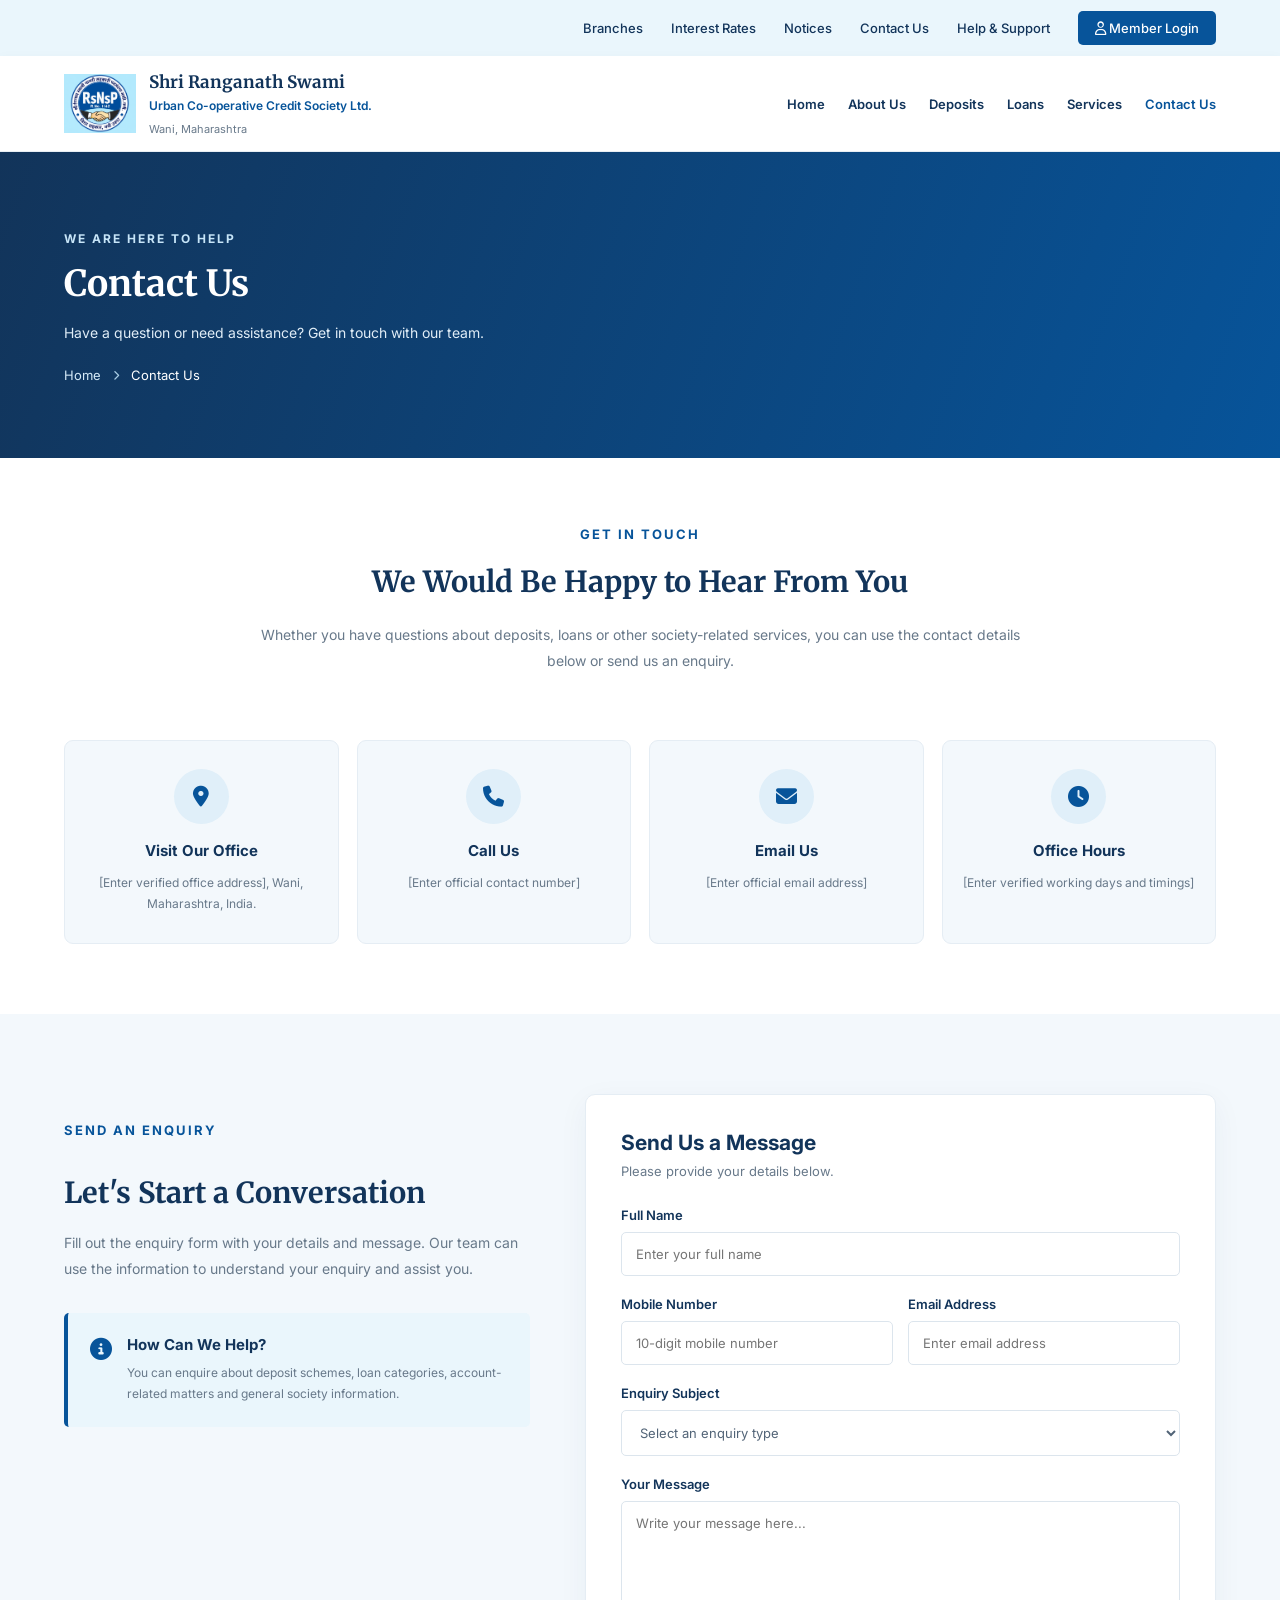
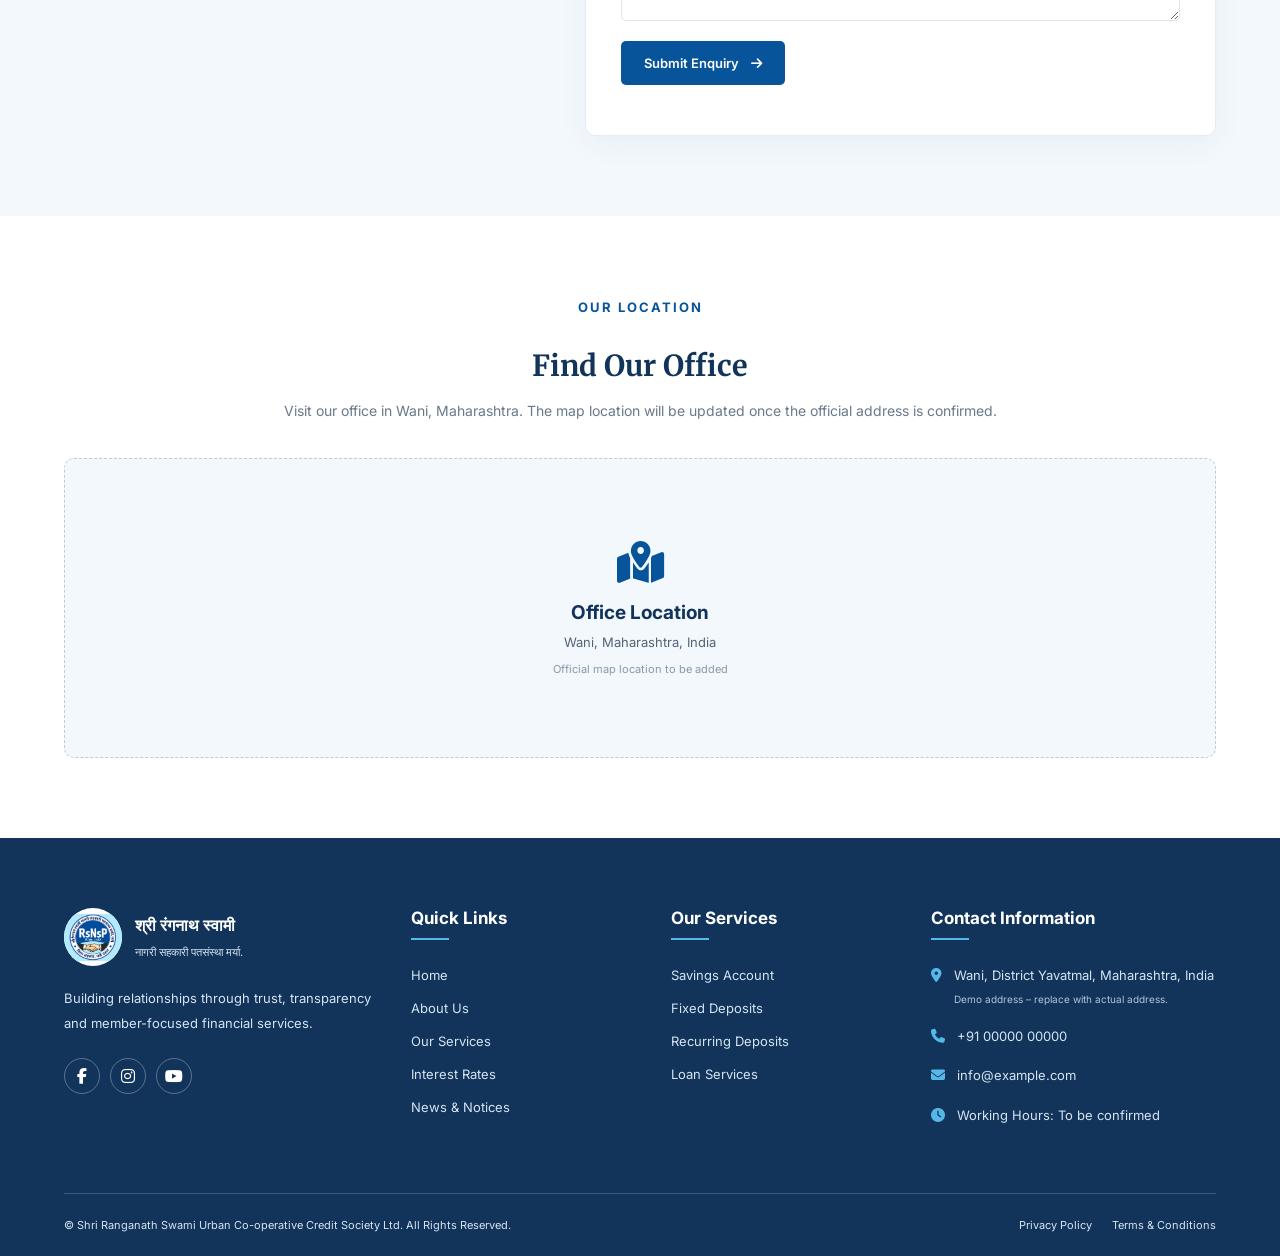
<file: contact.html>
<!DOCTYPE html>
<html lang="en">

<head>
    <meta charset="UTF-8">
    <meta name="viewport" content="width=device-width, initial-scale=1.0">

    <title>Contact Us | Shri Ranganath Swami Urban Co-operative Credit Society</title>

    <link rel="preconnect" href="https://fonts.googleapis.com">
    <link rel="preconnect" href="https://fonts.gstatic.com" crossorigin>
    <link href="https://fonts.googleapis.com/css2?family=Inter:wght@400;500;600;700&family=Merriweather:wght@400;700;800&display=swap" rel="stylesheet">

    <link rel="stylesheet" href="style.css">
    <link rel="stylesheet" href="https://cdnjs.cloudflare.com/ajax/libs/font-awesome/6.7.2/css/all.min.css">
</head>

<body>

    <!-- HEADER -->
    <header class="header">

        <div class="top-bar">
            <div class="container">
                <div class="top-links">
                    <a href="branches.html">Branches</a>
                    <a href="interest-rates.html">Interest Rates</a>
                    <a href="notices.html">Notices</a>
                    <a href="contact.html">Contact Us</a>
                    <a href="help-support.html">Help & Support</a>

                    <a href="#" class="login-link">
                        <i class="fa-regular fa-user"></i>
                        Member Login
                    </a>
                </div>
            </div>
        </div>

        <nav class="main-navbar">
            <div class="container navbar-container">

                <a href="index.html" class="brand">
                    <img src="Images/logo.png" alt="Society Logo">

                    <div class="brand-text">
                        <h2>Shri Ranganath Swami</h2>
                        <p>Urban Co-operative Credit Society Ltd.</p>
                        <span>Wani, Maharashtra</span>
                    </div>
                </a>

                <div class="nav-menu" id="navMenu">
                    <a href="index.html">Home</a>
                    <a href="about.html">About Us</a>
                    <a href="deposits.html">Deposits</a>
                    <a href="loans.html">Loans</a>
                    <a href="services.html">Services</a>
                    <a href="contact.html" class="active">Contact Us</a>
                    <a href="#" class="mobile-login">Member Login</a>
                </div>

                <button class="menu-toggle" id="menuToggle" aria-label="Toggle navigation">
                    <i class="fa-solid fa-bars"></i>
                </button>

            </div>
        </nav>

    </header>


    <!-- PAGE BANNER -->
    <section class="contact-page-banner">
        <div class="container">

            <span>WE ARE HERE TO HELP</span>

            <h1>Contact Us</h1>

            <p>
                Have a question or need assistance?
                Get in touch with our team.
            </p>

            <div class="contact-breadcrumb">
                <a href="index.html">Home</a>
                <i class="fa-solid fa-chevron-right"></i>
                <span>Contact Us</span>
            </div>

        </div>
    </section>


    <!-- INTRODUCTION -->
    <section class="contact-intro-section">
        <div class="container contact-intro-content">

            <span class="section-tag">GET IN TOUCH</span>

            <h2>We Would Be Happy to Hear From You</h2>

            <p>
                Whether you have questions about deposits,
                loans or other society-related services,
                you can use the contact details below
                or send us an enquiry.
            </p>

        </div>
    </section>


    <!-- CONTACT INFORMATION -->
    <section class="contact-info-section">
        <div class="container">

            <div class="contact-info-grid">

                <!-- ADDRESS -->
                <div class="contact-info-card">

                    <div class="contact-info-icon">
                        <i class="fa-solid fa-location-dot"></i>
                    </div>

                    <h3>Visit Our Office</h3>

                    <p>
                        [Enter verified office address],
                        Wani, Maharashtra, India.
                    </p>

                </div>


                <!-- PHONE -->
                <div class="contact-info-card">

                    <div class="contact-info-icon">
                        <i class="fa-solid fa-phone"></i>
                    </div>

                    <h3>Call Us</h3>

                    <p>
                        [Enter official contact number]
                    </p>

                </div>


                <!-- EMAIL -->
                <div class="contact-info-card">

                    <div class="contact-info-icon">
                        <i class="fa-solid fa-envelope"></i>
                    </div>

                    <h3>Email Us</h3>

                    <p>
                        [Enter official email address]
                    </p>

                </div>


                <!-- OFFICE HOURS -->
                <div class="contact-info-card">

                    <div class="contact-info-icon">
                        <i class="fa-solid fa-clock"></i>
                    </div>

                    <h3>Office Hours</h3>

                    <p>
                        [Enter verified working days and timings]
                    </p>

                </div>

            </div>

        </div>
    </section>


    <!-- CONTACT FORM AND DETAILS -->
    <section class="contact-main-section">
        <div class="container contact-main-grid">

            <!-- LEFT CONTENT -->
            <div class="contact-main-content">

                <span class="section-tag">SEND AN ENQUIRY</span>

                <h2>Let's Start a Conversation</h2>

                <p>
                    Fill out the enquiry form with your details
                    and message. Our team can use the information
                    to understand your enquiry and assist you.
                </p>

                <div class="contact-help-box">

                    <i class="fa-solid fa-circle-info"></i>

                    <div>
                        <h3>How Can We Help?</h3>

                        <p>
                            You can enquire about deposit schemes,
                            loan categories, account-related matters
                            and general society information.
                        </p>
                    </div>

                </div>

            </div>


            <!-- CONTACT FORM -->
            <div class="contact-form-card">

                <h3>Send Us a Message</h3>

                <p class="contact-form-subtitle">
                    Please provide your details below.
                </p>

                <form id="contactForm">

                    <div class="contact-form-group">
                        <label for="contactName">Full Name</label>

                        <input
                            type="text"
                            id="contactName"
                            name="name"
                            placeholder="Enter your full name"
                            required
                        >
                    </div>


                    <div class="contact-form-row">

                        <div class="contact-form-group">
                            <label for="contactPhone">Mobile Number</label>

                            <input
                                type="tel"
                                id="contactPhone"
                                name="phone"
                                placeholder="10-digit mobile number"
                                maxlength="10"
                                inputmode="numeric"
                                pattern="[0-9]{10}"
                                required
                            >
                        </div>

                        <div class="contact-form-group">
                            <label for="contactEmail">Email Address</label>

                            <input
                                type="email"
                                id="contactEmail"
                                name="email"
                                placeholder="Enter email address"
                            >
                        </div>

                    </div>


                    <div class="contact-form-group">
                        <label for="contactSubject">Enquiry Subject</label>

                        <select id="contactSubject" name="subject" required>

                            <option value="">Select an enquiry type</option>
                            <option value="Deposit Enquiry">Deposit Enquiry</option>
                            <option value="Loan Enquiry">Loan Enquiry</option>
                            <option value="Account Related">Account Related</option>
                            <option value="Membership Enquiry">Membership Enquiry</option>
                            <option value="General Enquiry">General Enquiry</option>
                            <option value="Other">Other</option>

                        </select>
                    </div>


                    <div class="contact-form-group">
                        <label for="contactMessage">Your Message</label>

                        <textarea
                            id="contactMessage"
                            name="message"
                            rows="5"
                            placeholder="Write your message here..."
                            required
                        ></textarea>
                    </div>


                    <button type="submit" class="contact-submit-btn">
                        Submit Enquiry
                        <i class="fa-solid fa-arrow-right"></i>
                    </button>

                    <p id="contactFormMessage" class="contact-form-message"></p>

                </form>

            </div>

        </div>
    </section>


    <!-- LOCATION SECTION -->
    <section class="contact-location-section">
        <div class="container">

            <div class="contact-location-heading">

                <span class="section-tag">OUR LOCATION</span>

                <h2>Find Our Office</h2>

                <p>
                    Visit our office in Wani, Maharashtra.
                    The map location will be updated once
                    the official address is confirmed.
                </p>

            </div>


            <div class="contact-map-placeholder">

                <i class="fa-solid fa-map-location-dot"></i>

                <h3>Office Location</h3>

                <p>
                    Wani, Maharashtra, India
                </p>

                <span>Official map location to be added</span>

            </div>

        </div>
    </section>


    <!-- FOOTER -->
    <footer class="site-footer" id="contact">
        <div class="container">
            <div class="footer-grid">

                <!-- COLUMN 1: ABOUT -->
                <div class="footer-about">
                    <div class="footer-logo">
                        <img src="Images/logo.png" alt="Society Logo">

                        <div>
                            <h3>श्री रंगनाथ स्वामी</h3>
                            <span>नागरी सहकारी पतसंस्था मर्या.</span>
                        </div>
                    </div>

                    <p>
                        Building relationships through trust,
                        transparency and member-focused financial
                        services.
                    </p>

                    <div class="footer-social">
                        <a href="#" aria-label="Facebook">
                            <i class="fa-brands fa-facebook-f"></i>
                        </a>

                        <a href="#" aria-label="Instagram">
                            <i class="fa-brands fa-instagram"></i>
                        </a>

                        <a href="#" aria-label="YouTube">
                            <i class="fa-brands fa-youtube"></i>
                        </a>
                    </div>
                </div>

                <!-- COLUMN 2: QUICK LINKS -->
                <div class="footer-links">
                    <h3>Quick Links</h3>
                    <ul>
                        <li><a href="index.html">Home</a></li>
                        <li><a href="about.html">About Us</a></li>
                        <li><a href="services.html">Our Services</a></li>
                        <li><a href="interest-rates.html">Interest Rates</a></li>
                        <li><a href="notices.html">News & Notices</a></li>
                    </ul>
                </div>

                <!-- COLUMN 3: SERVICES -->
                <div class="footer-links">
                    <h3>Our Services</h3>
                    <ul>
                        <li><a href="#services">Savings Account</a></li>
                        <li><a href="#services">Fixed Deposits</a></li>
                        <li><a href="#services">Recurring Deposits</a></li>
                        <li><a href="#services">Loan Services</a></li>
                    </ul>
                </div>

                <!-- COLUMN 4: CONTACT -->
                <div class="footer-contact">
                    <h3>Contact Information</h3>
                    <ul>
                        <li>
                            <i class="fa-solid fa-location-dot"></i>
                            <span>
                                Wani, District Yavatmal,
                                Maharashtra, India
                                <small>Demo address – replace with actual address.</small>
                            </span>
                        </li>

                        <li>
                            <i class="fa-solid fa-phone"></i>
                            <a href="tel:+910000000000">
                                +91 00000 00000
                            </a>
                        </li>

                        <li>
                            <i class="fa-solid fa-envelope"></i>
                            <a href="mailto:info@example.com">
                                info@example.com
                            </a>
                        </li>

                        <li>
                            <i class="fa-solid fa-clock"></i>
                            <span>Working Hours: To be confirmed</span>
                        </li>
                    </ul>
                </div>
            </div>

            <!-- FOOTER BOTTOM -->
            <div class="footer-bottom">
                <p>
                    &copy; <span id="footer-year"></span>
                    Shri Ranganath Swami Urban Co-operative
                    Credit Society Ltd. All Rights Reserved.
                </p>

                <div class="footer-bottom-links">
                    <a href="#">Privacy Policy</a>
                    <a href="#">Terms & Conditions</a>
                </div>
            </div>
        </div>
    </footer>


    <!-- BACK TO TOP -->
    <button class="back-to-top" id="backToTop" aria-label="Back to top">
        <i class="fa-solid fa-arrow-up"></i>
    </button>


    <script src="script.js"></script>

    <script>
        // Contact Form Demo Validation
        const contactForm = document.getElementById("contactForm");

        contactForm.addEventListener("submit", function (event) {

            event.preventDefault();

            const phone = document.getElementById("contactPhone").value.trim();
            const message = document.getElementById("contactFormMessage");

            if (!/^[0-9]{10}$/.test(phone)) {
                message.textContent = "Please enter a valid 10-digit mobile number.";
                message.className = "contact-form-message error";
                return;
            }

            message.textContent = "Demo form validated successfully. Backend submission is not connected yet.";
            message.className = "contact-form-message success";

            contactForm.reset();
        });
    </script>

</body>
</html>
</file>
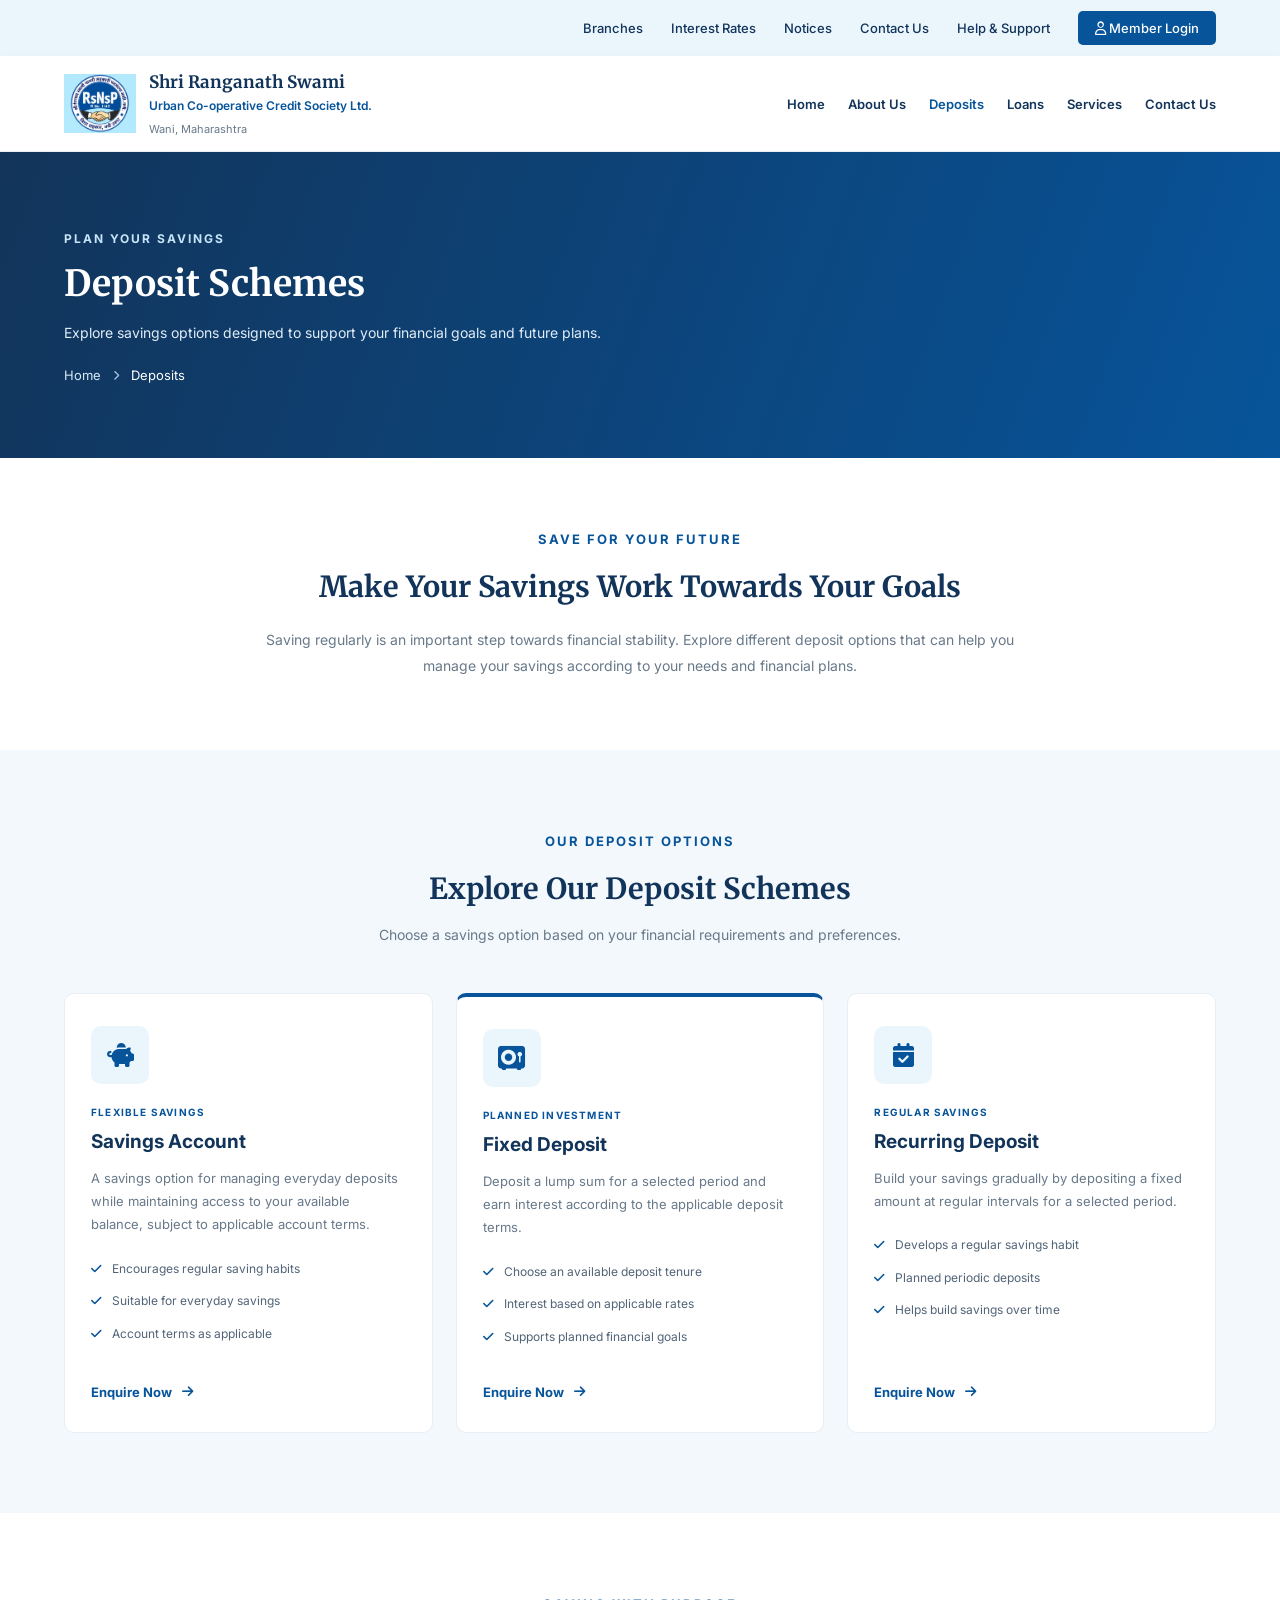
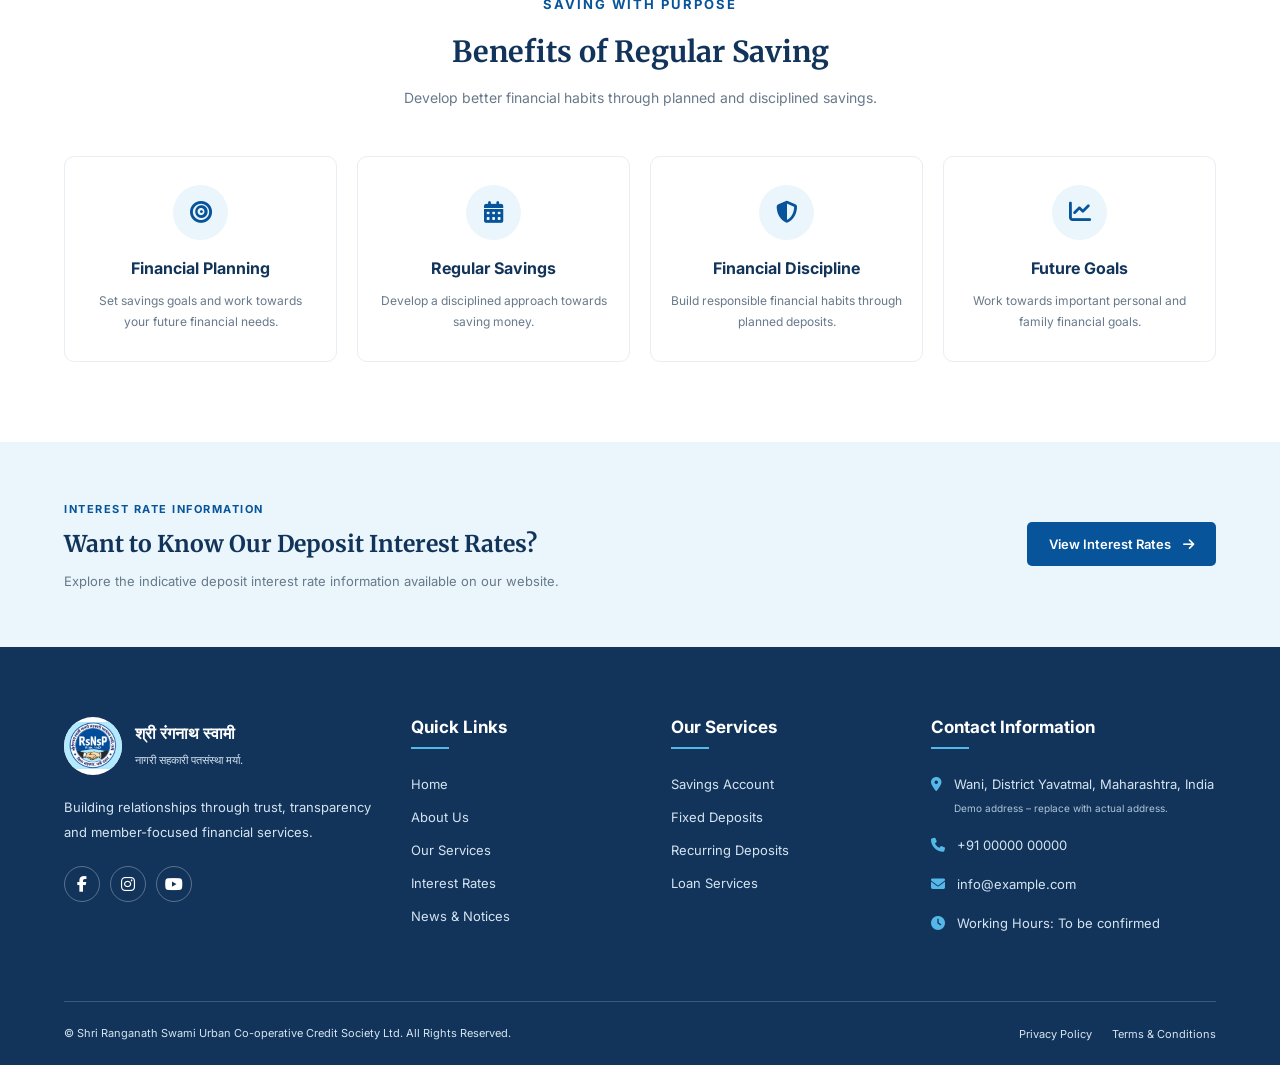
<file: deposits.html>
<!DOCTYPE html>
<html lang="en">
<head>
    <meta charset="UTF-8">
    <meta name="viewport" content="width=device-width, initial-scale=1.0">

    <title>Deposit Schemes | Shri Ranganath Swami Urban Co-operative Credit Society</title>

    <!-- Google Fonts -->
    <link rel="preconnect" href="https://fonts.googleapis.com">
    <link rel="preconnect" href="https://fonts.gstatic.com" crossorigin>
    <link href="https://fonts.googleapis.com/css2?family=Inter:wght@400;500;600;700&family=Merriweather:wght@400;700;800&display=swap" rel="stylesheet">

    <link rel="stylesheet" href="style.css">
    <link rel="stylesheet" href="https://cdnjs.cloudflare.com/ajax/libs/font-awesome/6.7.2/css/all.min.css">
</head>

<body>
    <!-- HEADER -->
    <header class="header">
        <div class="top-bar">
            <div class="container">
                <div class="top-links">
                    <a href="#">Branches</a>
                    <a href="interest-rates.html">Interest Rates</a>
                    <a href="notices.html">Notices</a>
                    <a href="contact.html">Contact Us</a>
                    <a href="help-support.html">Help & Support</a>
                    <a href="#" class="login-link">
                        <i class="fa-regular fa-user"></i>
                        Member Login
                    </a>
                </div>
            </div>
        </div>

        <nav class="main-navbar">
            <div class="container navbar-container">
                <a href="index.html" class="brand">
                    <img src="Images/logo.png" alt="Society Logo">

                    <div class="brand-text">
                        <h2>Shri Ranganath Swami</h2>
                        <p>Urban Co-operative Credit Society Ltd.</p>
                        <span>Wani, Maharashtra</span>
                    </div>
                </a>

                <div class="nav-menu" id="navMenu">
                    <a href="index.html">Home</a>
                    <a href="about.html">About Us</a>
                    <a href="deposits.html" class="active">Deposits</a>
                    <a href="loans.html">Loans</a>
                    <a href="services.html">Services</a>
                    <a href="contact.html">Contact Us</a>
                    <a href="#" class="mobile-login">Member Login</a>
                </div>

                <button class="menu-toggle" id="menuToggle" aria-label="Toggle navigation">
                    <i class="fa-solid fa-bars"></i>
                </button>
            </div>
        </nav>
    </header>


    <!-- PAGE BANNER -->
    <section class="deposit-page-banner">
        <div class="container">

            <span>PLAN YOUR SAVINGS</span>

            <h1>Deposit Schemes</h1>

            <p>
                Explore savings options designed to support
                your financial goals and future plans.
            </p>

            <div class="deposit-breadcrumb">
                <a href="index.html">Home</a>
                <i class="fa-solid fa-chevron-right"></i>
                <span>Deposits</span>
            </div>

        </div>
    </section>


    <!-- INTRODUCTION -->
    <section class="deposit-intro-section">
        <div class="container deposit-intro-content">

            <span class="section-tag">SAVE FOR YOUR FUTURE</span>

            <h2>Make Your Savings Work Towards Your Goals</h2>

            <p>
                Saving regularly is an important step towards
                financial stability. Explore different deposit
                options that can help you manage your savings
                according to your needs and financial plans.
            </p>

        </div>
    </section>


    <!-- DEPOSIT SCHEMES -->
    <section class="deposit-schemes-section">
        <div class="container">

            <div class="deposit-section-heading">
                <span class="section-tag">OUR DEPOSIT OPTIONS</span>

                <h2>Explore Our Deposit Schemes</h2>

                <p>
                    Choose a savings option based on your
                    financial requirements and preferences.
                </p>
            </div>


            <div class="deposit-schemes-grid">

                <!-- SAVINGS ACCOUNT -->
                <div class="deposit-card">
                    <div class="deposit-card-icon">
                        <i class="fa-solid fa-piggy-bank"></i>
                    </div>

                    <span class="deposit-card-label">FLEXIBLE SAVINGS</span>

                    <h3>Savings Account</h3>
                    <p>
                        A savings option for managing everyday
                        deposits while maintaining access to
                        your available balance, subject to
                        applicable account terms.
                    </p>

                    <ul>
                        <li>
                            <i class="fa-solid fa-check"></i>
                            Encourages regular saving habits
                        </li>

                        <li>
                            <i class="fa-solid fa-check"></i>
                            Suitable for everyday savings
                        </li>

                        <li>
                            <i class="fa-solid fa-check"></i>
                            Account terms as applicable
                        </li>
                    </ul>

                    <a href="contact.html" class="deposit-card-link">
                        Enquire Now
                        <i class="fa-solid fa-arrow-right"></i>
                    </a>
                </div>


                <!-- FIXED DEPOSIT -->
                <div class="deposit-card featured-deposit-card">
                    <div class="deposit-card-icon">
                        <i class="fa-solid fa-vault"></i>
                    </div>

                    <span class="deposit-card-label">PLANNED INVESTMENT</span>

                    <h3>Fixed Deposit</h3>

                    <p>
                        Deposit a lump sum for a selected period
                        and earn interest according to the
                        applicable deposit terms.
                    </p>

                    <ul>
                        <li>
                            <i class="fa-solid fa-check"></i>
                            Choose an available deposit tenure
                        </li>

                        <li>
                            <i class="fa-solid fa-check"></i>
                            Interest based on applicable rates
                        </li>

                        <li>
                            <i class="fa-solid fa-check"></i>
                            Supports planned financial goals
                        </li>
                    </ul>

                    <a href="contact.html" class="deposit-card-link">
                        Enquire Now
                        <i class="fa-solid fa-arrow-right"></i>
                    </a>

                </div>


                <!-- RECURRING DEPOSIT -->
                <div class="deposit-card">

                    <div class="deposit-card-icon">
                        <i class="fa-solid fa-calendar-check"></i>
                    </div>

                    <span class="deposit-card-label">REGULAR SAVINGS</span>

                    <h3>Recurring Deposit</h3>

                    <p>
                        Build your savings gradually by
                        depositing a fixed amount at regular
                        intervals for a selected period.
                    </p>

                    <ul>
                        <li>
                            <i class="fa-solid fa-check"></i>
                            Develops a regular savings habit
                        </li>

                        <li>
                            <i class="fa-solid fa-check"></i>
                            Planned periodic deposits
                        </li>

                        <li>
                            <i class="fa-solid fa-check"></i>
                            Helps build savings over time
                        </li>
                    </ul>

                    <a href="contact.html" class="deposit-card-link">
                        Enquire Now
                        <i class="fa-solid fa-arrow-right"></i>
                    </a>
                </div>
            </div>
        </div>
    </section>


    <!-- WHY SAVE WITH US -->
    <section class="deposit-benefits-section">
        <div class="container">
            <div class="deposit-section-heading">
                <span class="section-tag">SAVING WITH PURPOSE</span>

                <h2>Benefits of Regular Saving</h2>

                <p>
                    Develop better financial habits through
                    planned and disciplined savings.
                </p>
            </div>


            <div class="deposit-benefits-grid">
                <div class="deposit-benefit">
                    <i class="fa-solid fa-bullseye"></i>

                    <h3>Financial Planning</h3>

                    <p>
                        Set savings goals and work towards
                        your future financial needs.
                    </p>
                </div>

                <div class="deposit-benefit">
                    <i class="fa-solid fa-calendar-days"></i>
                    <h3>Regular Savings</h3>
                    <p>
                        Develop a disciplined approach
                        towards saving money.
                    </p>
                </div>

                <div class="deposit-benefit">
                    <i class="fa-solid fa-shield-halved"></i>
                    <h3>Financial Discipline</h3>
                    <p>
                        Build responsible financial habits
                        through planned deposits.
                    </p>
                </div>

                <div class="deposit-benefit">
                    <i class="fa-solid fa-chart-line"></i>
                    <h3>Future Goals</h3>
                    <p>
                        Work towards important personal
                        and family financial goals.
                    </p>
                </div>
            </div>
        </div>
    </section>


    <!-- INTEREST RATE CTA -->
    <section class="deposit-rate-cta">
        <div class="container deposit-rate-content">
            <div>
                <span>INTEREST RATE INFORMATION</span>
                <h2>Want to Know Our Deposit Interest Rates?</h2>
                <p>
                    Explore the indicative deposit interest
                    rate information available on our website.
                </p>
            </div>

            <a href="interest-rates.html">
                View Interest Rates
                <i class="fa-solid fa-arrow-right"></i>
            </a>
        </div>
    </section>


    <!-- FOOTER -->
    <footer class="site-footer" id="contact">
        <div class="container">
            <div class="footer-grid">

                <!-- COLUMN 1: ABOUT -->
                <div class="footer-about">
                    <div class="footer-logo">
                        <img src="Images/logo.png" alt="Society Logo">

                        <div>
                            <h3>श्री रंगनाथ स्वामी</h3>
                            <span>नागरी सहकारी पतसंस्था मर्या.</span>
                        </div>
                    </div>

                    <p>
                        Building relationships through trust,
                        transparency and member-focused financial
                        services.
                    </p>

                    <div class="footer-social">
                        <a href="#" aria-label="Facebook">
                            <i class="fa-brands fa-facebook-f"></i>
                        </a>

                        <a href="#" aria-label="Instagram">
                            <i class="fa-brands fa-instagram"></i>
                        </a>

                        <a href="#" aria-label="YouTube">
                            <i class="fa-brands fa-youtube"></i>
                        </a>
                    </div>
                </div>

                <!-- COLUMN 2: QUICK LINKS -->
                <div class="footer-links">
                    <h3>Quick Links</h3>
                    <ul>
                        <li><a href="index.html">Home</a></li>
                        <li><a href="about.html">About Us</a></li>
                        <li><a href="services.html">Our Services</a></li>
                        <li><a href="interest-rates.html">Interest Rates</a></li>
                        <li><a href="notices.html">News & Notices</a></li>
                    </ul>
                </div>

                <!-- COLUMN 3: SERVICES -->
                <div class="footer-links">
                    <h3>Our Services</h3>
                    <ul>
                        <li><a href="#services">Savings Account</a></li>
                        <li><a href="#services">Fixed Deposits</a></li>
                        <li><a href="#services">Recurring Deposits</a></li>
                        <li><a href="#services">Loan Services</a></li>
                    </ul>
                </div>

                <!-- COLUMN 4: CONTACT -->
                <div class="footer-contact">
                    <h3>Contact Information</h3>
                    <ul>
                        <li>
                            <i class="fa-solid fa-location-dot"></i>
                            <span>
                                Wani, District Yavatmal,
                                Maharashtra, India
                                <small>Demo address – replace with actual address.</small>
                            </span>
                        </li>

                        <li>
                            <i class="fa-solid fa-phone"></i>
                            <a href="tel:+910000000000">
                                +91 00000 00000
                            </a>
                        </li>

                        <li>
                            <i class="fa-solid fa-envelope"></i>
                            <a href="mailto:info@example.com">
                                info@example.com
                            </a>
                        </li>

                        <li>
                            <i class="fa-solid fa-clock"></i>
                            <span>Working Hours: To be confirmed</span>
                        </li>
                    </ul>
                </div>
            </div>

            <!-- FOOTER BOTTOM -->
            <div class="footer-bottom">
                <p>
                    &copy; <span id="footer-year"></span>
                    Shri Ranganath Swami Urban Co-operative
                    Credit Society Ltd. All Rights Reserved.
                </p>

                <div class="footer-bottom-links">
                    <a href="#">Privacy Policy</a>
                    <a href="#">Terms & Conditions</a>
                </div>
            </div>
        </div>
    </footer>


    <!-- BACK TO TOP -->
    <button class="back-to-top" id="backToTop" aria-label="Back to top">
        <i class="fa-solid fa-arrow-up"></i>
    </button>


    <script src="script.js"></script>

</body>
</html>
</file>
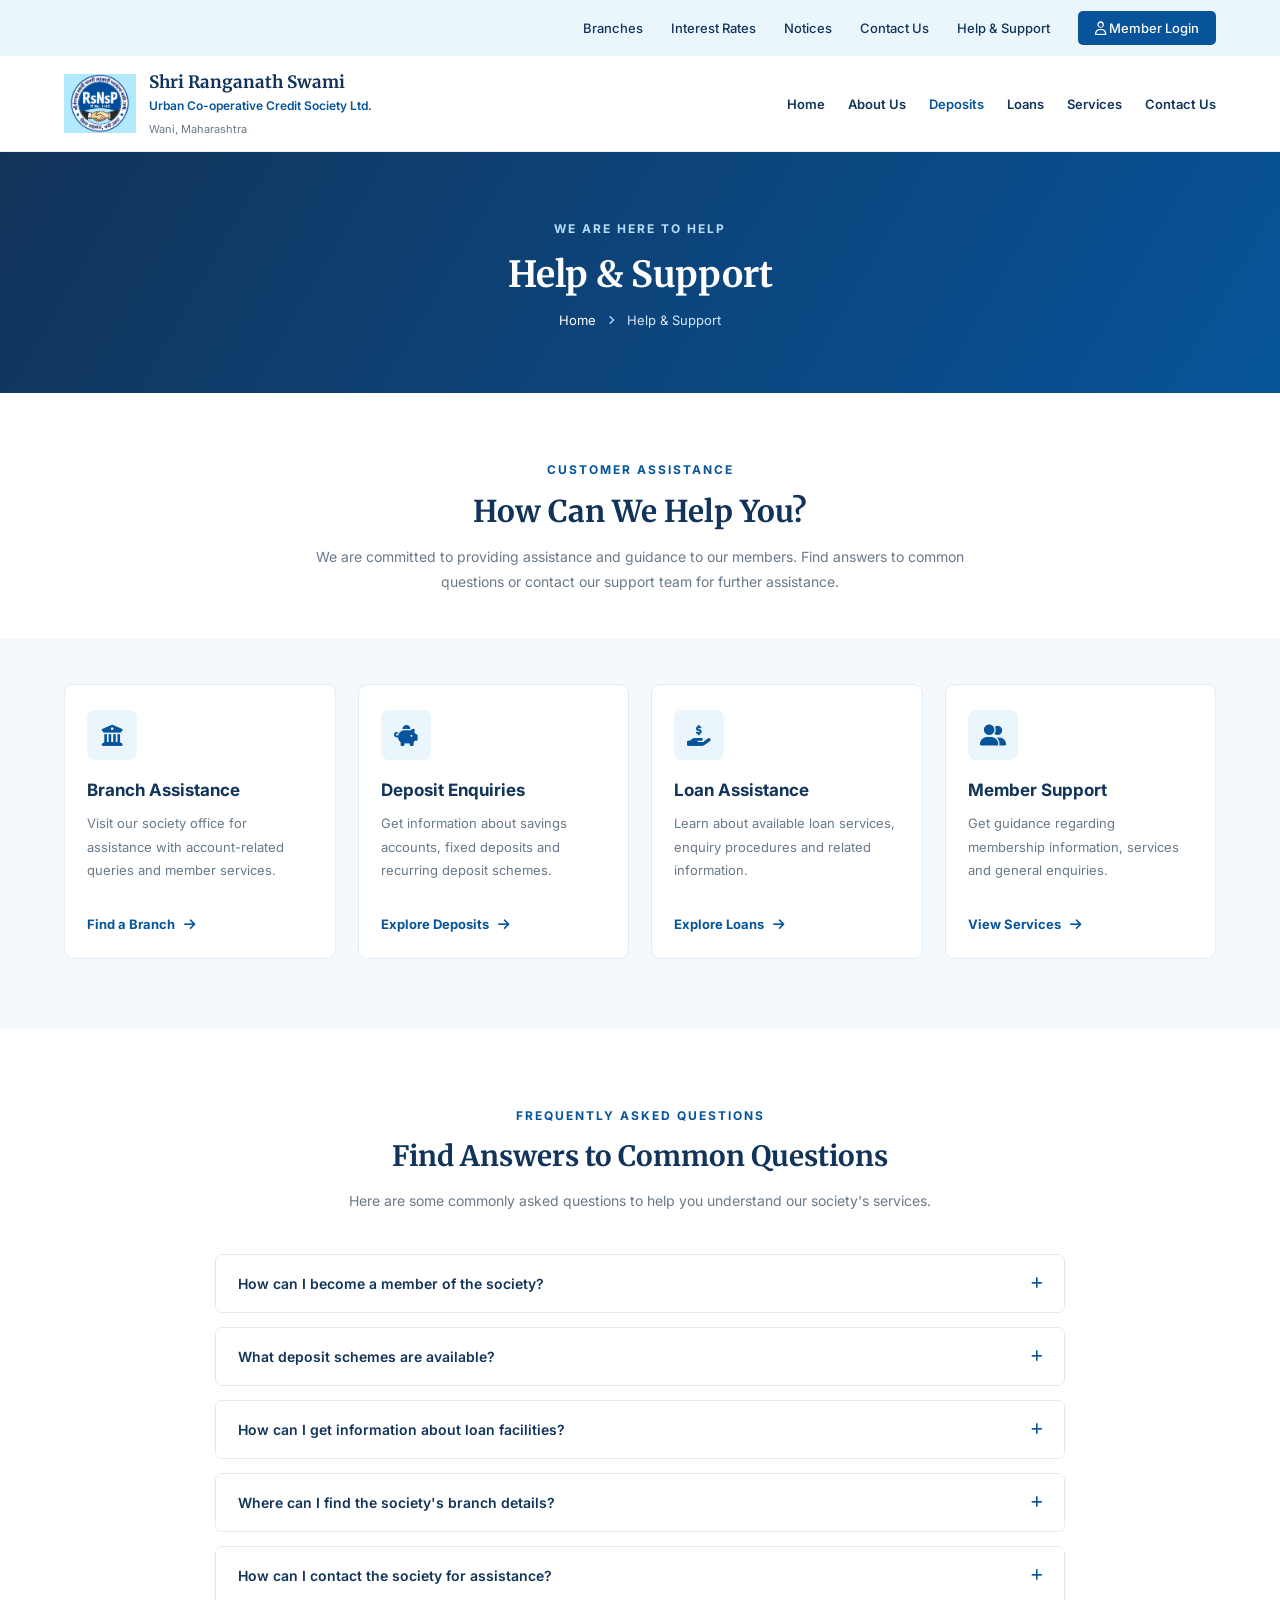
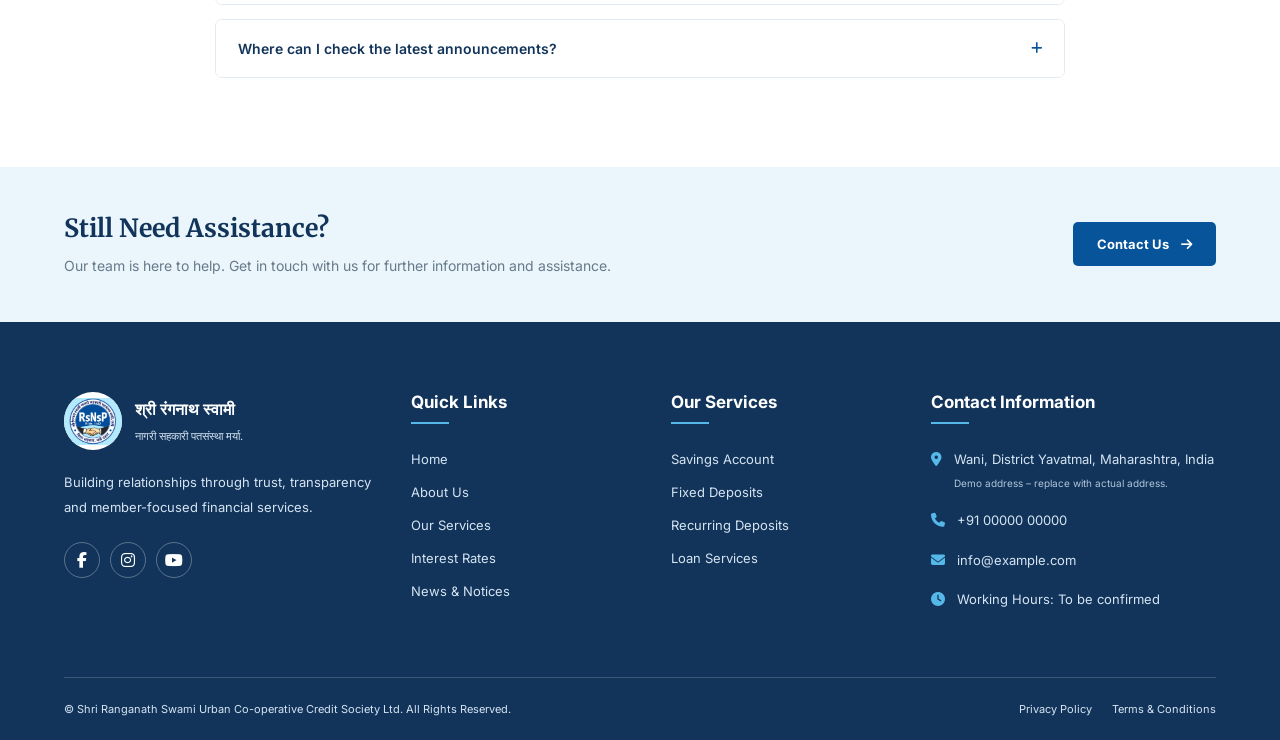
<file: help-support.html>
<!DOCTYPE html>
<html lang="en">

<head>
    <meta charset="UTF-8">
    <meta name="viewport" content="width=device-width, initial-scale=1.0">

    <title>Help & Support | Shri Ranganath Swami Urban Co-operative Credit Society</title>

    <link rel="stylesheet" href="style.css">

    <link rel="preconnect" href="https://fonts.googleapis.com">
    <link rel="preconnect" href="https://fonts.gstatic.com" crossorigin>

    <link href="https://fonts.googleapis.com/css2?family=Inter:wght@400;500;600;700;800&family=Merriweather:wght@700&display=swap" rel="stylesheet">

    <link rel="stylesheet" href="https://cdnjs.cloudflare.com/ajax/libs/font-awesome/6.7.2/css/all.min.css">
</head>

<body>

    <!-- HEADER -->
    <header class="header">
        <div class="top-bar">
            <div class="container">
                <div class="top-links">
                    <a href="branches.html">Branches</a>
                    <a href="interest-rates.html">Interest Rates</a>
                    <a href="notices.html">Notices</a>
                    <a href="contact.html">Contact Us</a>
                    <a href="help-support.html">Help & Support</a>
                    <a href="#" class="login-link">
                        <i class="fa-regular fa-user"></i>
                        Member Login
                    </a>
                </div>
            </div>
        </div>

        <nav class="main-navbar">
            <div class="container navbar-container">
                <a href="index.html" class="brand">
                    <img src="Images/logo.png" alt="Society Logo">

                    <div class="brand-text">
                        <h2>Shri Ranganath Swami</h2>
                        <p>Urban Co-operative Credit Society Ltd.</p>
                        <span>Wani, Maharashtra</span>
                    </div>
                </a>

                <div class="nav-menu" id="navMenu">
                    <a href="index.html">Home</a>
                    <a href="about.html">About Us</a>
                    <a href="deposits.html" class="active">Deposits</a>
                    <a href="loans.html">Loans</a>
                    <a href="services.html">Services</a>
                    <a href="contact.html">Contact Us</a>
                    <a href="#" class="mobile-login">Member Login</a>
                </div>

                <button class="menu-toggle" id="menuToggle" aria-label="Toggle navigation">
                    <i class="fa-solid fa-bars"></i>
                </button>
            </div>
        </nav>
    </header>

    <!-- PAGE BANNER -->
    <section class="support-banner">
        <div class="support-container">
            <span>WE ARE HERE TO HELP</span>

            <h1>Help & Support</h1>

            <div class="support-breadcrumb">
                <a href="index.html">Home</a>
                <i class="fa-solid fa-angle-right"></i>
                <span>Help & Support</span>
            </div>
        </div>
    </section>


    <!-- INTRODUCTION -->
    <section class="support-intro">
        <div class="support-container">

            <span class="support-label">CUSTOMER ASSISTANCE</span>

            <h2>How Can We Help You?</h2>

            <p>
                We are committed to providing assistance and guidance to our
                members. Find answers to common questions or contact our
                support team for further assistance.
            </p>
        </div>
    </section>


    <!-- SUPPORT SERVICES -->
    <section class="support-services">
        <div class="support-container">
            <div class="support-grid">
                <div class="support-card">
                    <div class="support-icon">
                        <i class="fa-solid fa-building-columns"></i>
                    </div>

                    <h3>Branch Assistance</h3>

                    <p>
                        Visit our society office for assistance with
                        account-related queries and member services.
                    </p>

                    <a href="branches.html">
                        Find a Branch <i class="fa-solid fa-arrow-right"></i>
                    </a>
                </div>


                <div class="support-card">
                    <div class="support-icon">
                        <i class="fa-solid fa-piggy-bank"></i>
                    </div>

                    <h3>Deposit Enquiries</h3>

                    <p>
                        Get information about savings accounts,
                        fixed deposits and recurring deposit schemes.
                    </p>

                    <a href="deposits.html">
                        Explore Deposits <i class="fa-solid fa-arrow-right"></i>
                    </a>
                </div>


                <div class="support-card">
                    <div class="support-icon">
                        <i class="fa-solid fa-hand-holding-dollar"></i>
                    </div>

                    <h3>Loan Assistance</h3>

                    <p>
                        Learn about available loan services,
                        enquiry procedures and related information.
                    </p>

                    <a href="loans.html">
                        Explore Loans <i class="fa-solid fa-arrow-right"></i>
                    </a>
                </div>


                <div class="support-card">
                    <div class="support-icon">
                        <i class="fa-solid fa-user-group"></i>
                    </div>

                    <h3>Member Support</h3>

                    <p>
                        Get guidance regarding membership information,
                        services and general enquiries.
                    </p>

                    <a href="services.html">
                        View Services <i class="fa-solid fa-arrow-right"></i>
                    </a>
                </div>
            </div>
        </div>
    </section>


    <!-- FAQ SECTION -->
    <section class="support-faq">
        <div class="support-container">
            <div class="faq-heading">
                <span class="support-label">FREQUENTLY ASKED QUESTIONS</span>
                <h2>Find Answers to Common Questions</h2>
                <p>
                    Here are some commonly asked questions to help you
                    understand our society's services.
                </p>
            </div>


            <div class="faq-list">

                <!-- FAQ 1 -->
                <div class="faq-item">
                    <button class="faq-question">
                        <span>How can I become a member of the society?</span>
                        <i class="fa-solid fa-plus"></i>
                    </button>

                    <div class="faq-answer">
                        <p>
                            You can visit the society office to enquire about
                            membership eligibility, required documents and
                            the registration procedure.
                        </p>
                    </div>
                </div>


                <!-- FAQ 2 -->
                <div class="faq-item">
                    <button class="faq-question">
                        <span>What deposit schemes are available?</span>

                        <i class="fa-solid fa-plus"></i>
                    </button>

                    <div class="faq-answer">
                        <p>
                            Information about savings accounts, fixed deposits
                            and recurring deposits is available on our Deposits
                            page. Contact the society office for current
                            availability and applicable terms.
                        </p>
                    </div>
                </div>


                <!-- FAQ 3 -->
                <div class="faq-item">
                    <button class="faq-question">
                        <span>How can I get information about loan facilities?</span>

                        <i class="fa-solid fa-plus"></i>
                    </button>

                    <div class="faq-answer">
                        <p>
                            Visit our Loans page to explore the loan services
                            presented on this website. For eligibility,
                            documentation and terms, contact the society office.
                        </p>
                    </div>
                </div>


                <!-- FAQ 4 -->
                <div class="faq-item">
                    <button class="faq-question">
                        <span>Where can I find the society's branch details?</span>

                        <i class="fa-solid fa-plus"></i>
                    </button>

                    <div class="faq-answer">
                        <p>
                            Visit our Branches page to view the branch
                            information displayed on this website.
                        </p>
                    </div>
                </div>


                <!-- FAQ 5 -->
                <div class="faq-item">
                    <button class="faq-question">
                        <span>How can I contact the society for assistance?</span>

                        <i class="fa-solid fa-plus"></i>
                    </button>

                    <div class="faq-answer">
                        <p>
                            You can visit our Contact Us page to find the
                            available contact information and submit an enquiry.
                        </p>
                    </div>
                </div>


                <!-- FAQ 6 -->
                <div class="faq-item">

                    <button class="faq-question">
                        <span>Where can I check the latest announcements?</span>

                        <i class="fa-solid fa-plus"></i>
                    </button>

                    <div class="faq-answer">
                        <p>
                            Visit our News & Notices page to view announcements
                            and updates displayed by the society.
                        </p>
                    </div>
                </div>
            </div>
        </div>
    </section>


    <!-- CONTACT SUPPORT CTA -->
    <section class="support-contact">
        <div class="support-container">
            <div class="support-contact-content">
                <div>
                    <h2>Still Need Assistance?</h2>
                    <p>
                        Our team is here to help. Get in touch with us
                        for further information and assistance.
                    </p>
                </div>

                <a href="contact.html" class="support-contact-btn">
                    Contact Us <i class="fa-solid fa-arrow-right"></i>
                </a>
            </div>
        </div>
    </section>


    <!-- FOOTER -->
    <footer class="site-footer" id="contact">
        <div class="container">
            <div class="footer-grid">

                <!-- COLUMN 1: ABOUT -->
                <div class="footer-about">
                    <div class="footer-logo">
                        <img src="Images/logo.png" alt="Society Logo">

                        <div>
                            <h3>श्री रंगनाथ स्वामी</h3>
                            <span>नागरी सहकारी पतसंस्था मर्या.</span>
                        </div>
                    </div>

                    <p>
                        Building relationships through trust,
                        transparency and member-focused financial
                        services.
                    </p>

                    <div class="footer-social">
                        <a href="#" aria-label="Facebook">
                            <i class="fa-brands fa-facebook-f"></i>
                        </a>

                        <a href="#" aria-label="Instagram">
                            <i class="fa-brands fa-instagram"></i>
                        </a>

                        <a href="#" aria-label="YouTube">
                            <i class="fa-brands fa-youtube"></i>
                        </a>
                    </div>
                </div>

                <!-- COLUMN 2: QUICK LINKS -->
                <div class="footer-links">
                    <h3>Quick Links</h3>
                    <ul>
                        <li><a href="index.html">Home</a></li>
                        <li><a href="about.html">About Us</a></li>
                        <li><a href="services.html">Our Services</a></li>
                        <li><a href="interest-rates.html">Interest Rates</a></li>
                        <li><a href="#notices">News & Notices</a></li>
                    </ul>
                </div>

                <!-- COLUMN 3: SERVICES -->
                <div class="footer-links">
                    <h3>Our Services</h3>
                    <ul>
                        <li><a href="#services">Savings Account</a></li>
                        <li><a href="#services">Fixed Deposits</a></li>
                        <li><a href="#services">Recurring Deposits</a></li>
                        <li><a href="#services">Loan Services</a></li>
                    </ul>
                </div>

                <!-- COLUMN 4: CONTACT -->
                <div class="footer-contact">
                    <h3>Contact Information</h3>
                    <ul>
                        <li>
                            <i class="fa-solid fa-location-dot"></i>
                            <span>
                                Wani, District Yavatmal,
                                Maharashtra, India
                                <small>Demo address – replace with actual address.</small>
                            </span>
                        </li>

                        <li>
                            <i class="fa-solid fa-phone"></i>
                            <a href="tel:+910000000000">
                                +91 00000 00000
                            </a>
                        </li>

                        <li>
                            <i class="fa-solid fa-envelope"></i>
                            <a href="mailto:info@example.com">
                                info@example.com
                            </a>
                        </li>

                        <li>
                            <i class="fa-solid fa-clock"></i>
                            <span>Working Hours: To be confirmed</span>
                        </li>
                    </ul>
                </div>
            </div>

            <!-- FOOTER BOTTOM -->
            <div class="footer-bottom">
                <p>
                    &copy; <span id="footer-year"></span>
                    Shri Ranganath Swami Urban Co-operative
                    Credit Society Ltd. All Rights Reserved.
                </p>

                <div class="footer-bottom-links">
                    <a href="#">Privacy Policy</a>
                    <a href="#">Terms & Conditions</a>
                </div>
            </div>
        </div>
    </footer>


    <script src="script.js"></script>

</body>
</html>
</file>
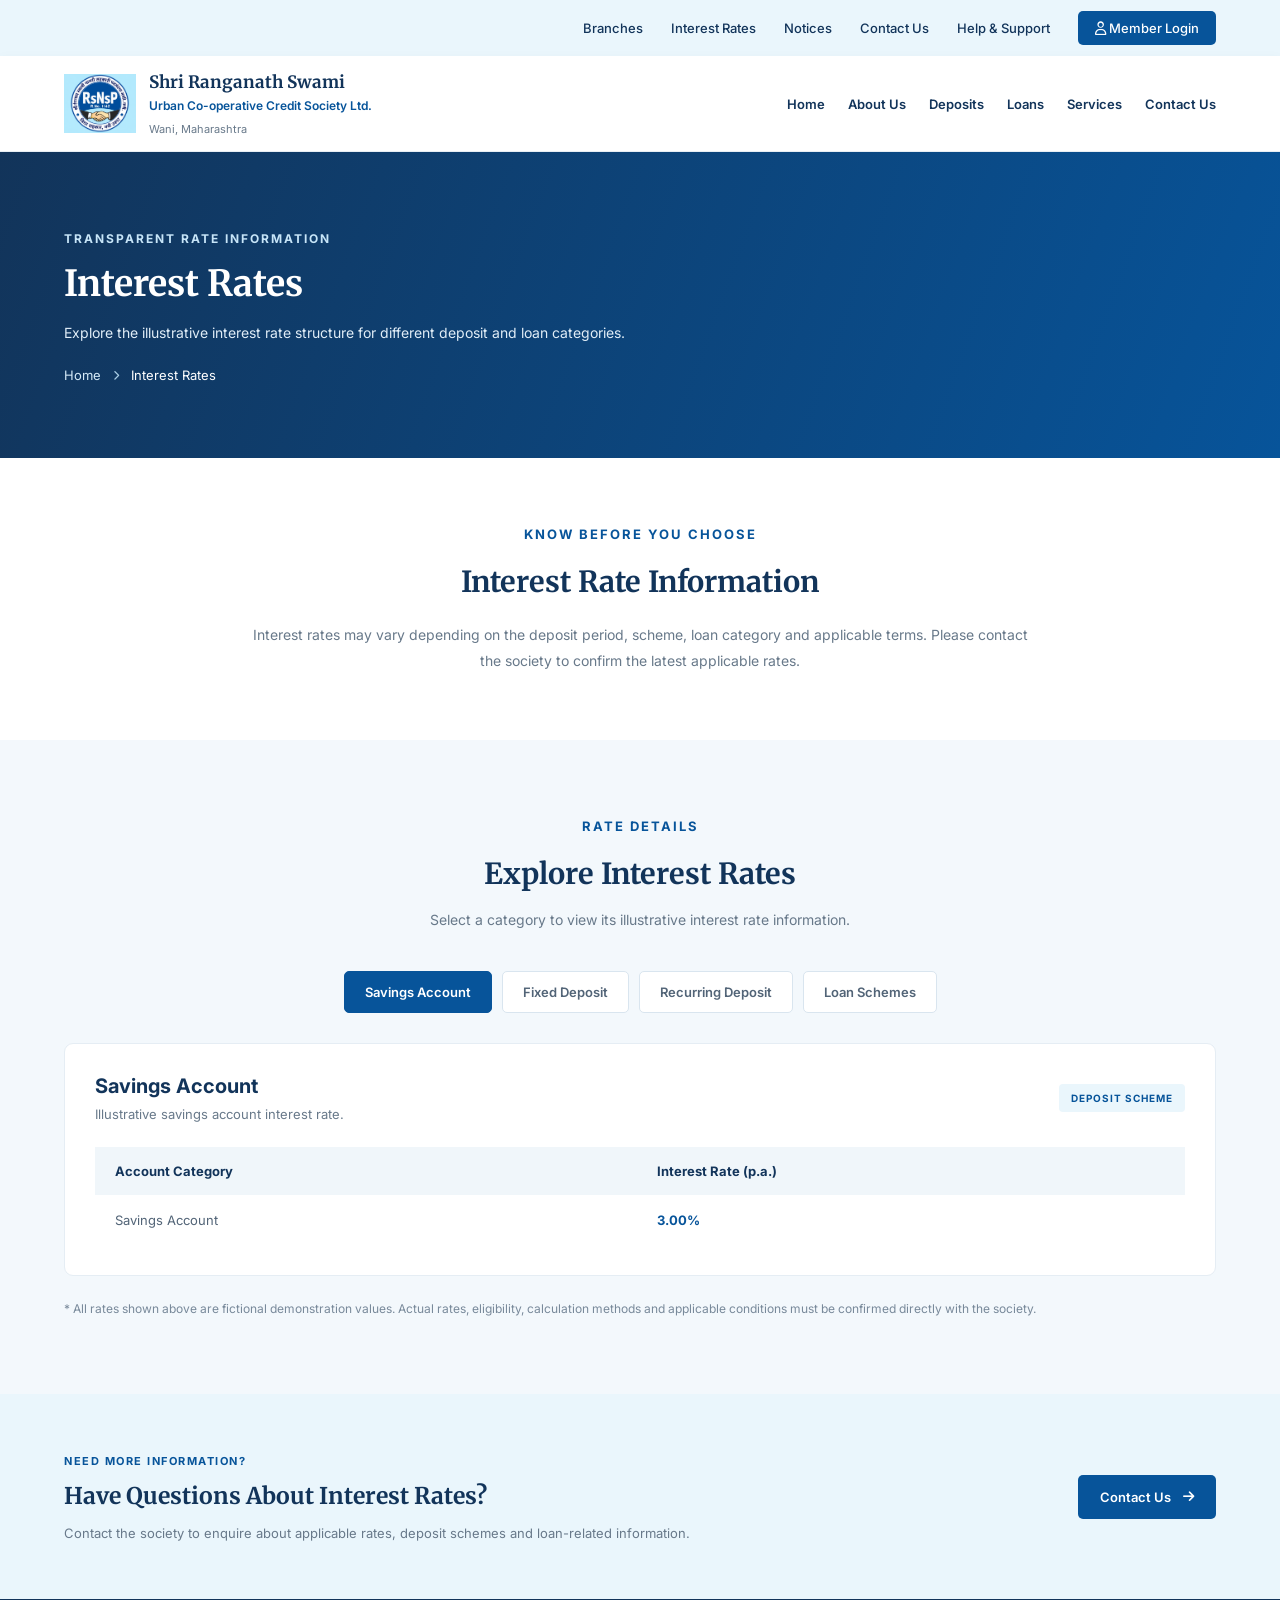
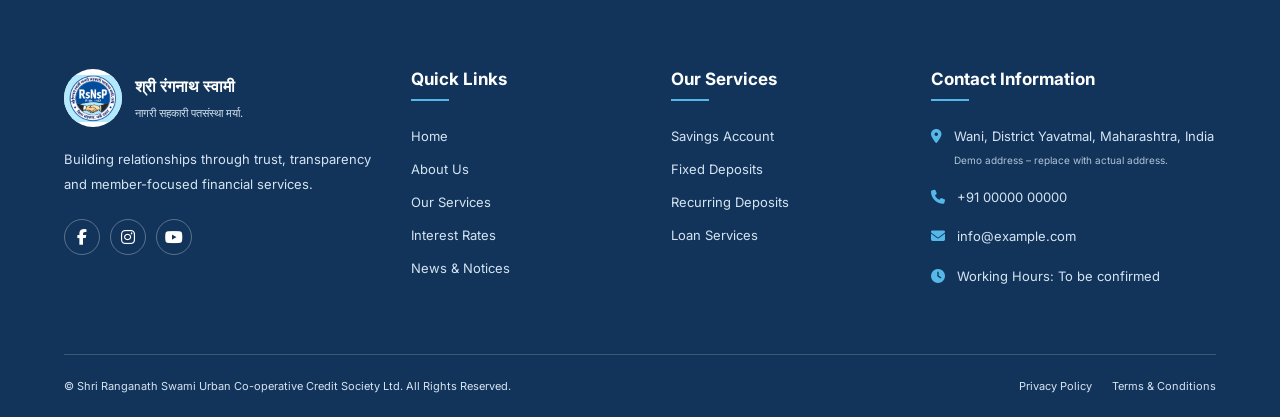
<file: interest-rates.html>
<!DOCTYPE html>
<html lang="en">

<head>
    <meta charset="UTF-8">
    <meta name="viewport" content="width=device-width, initial-scale=1.0">

    <title>Interest Rates | Shri Ranganath Swami Urban Co-operative Credit Society</title>

    <link rel="preconnect" href="https://fonts.googleapis.com">
    <link rel="preconnect" href="https://fonts.gstatic.com" crossorigin>
    <link href="https://fonts.googleapis.com/css2?family=Inter:wght@400;500;600;700&family=Merriweather:wght@400;700;800&display=swap" rel="stylesheet">

    <link rel="stylesheet" href="style.css">
    <link rel="stylesheet" href="https://cdnjs.cloudflare.com/ajax/libs/font-awesome/6.7.2/css/all.min.css">
</head>

<body>

    <!-- HEADER -->
    <header class="header">

        <div class="top-bar">
            <div class="container">
                <div class="top-links">
                    <a href="#">Branches</a>
                    <a href="interest-rates.html">Interest Rates</a>
                    <a href="notices.html">Notices</a>
                    <a href="contact.html">Contact Us</a>
                    <a href="#">Help & Support</a>

                    <a href="#" class="login-link">
                        <i class="fa-regular fa-user"></i>
                        Member Login
                    </a>
                </div>
            </div>
        </div>

        <nav class="main-navbar">
            <div class="container navbar-container">

                <a href="index.html" class="brand">
                    <img src="Images/logo.png" alt="Society Logo">

                    <div class="brand-text">
                        <h2>Shri Ranganath Swami</h2>
                        <p>Urban Co-operative Credit Society Ltd.</p>
                        <span>Wani, Maharashtra</span>
                    </div>
                </a>

                <div class="nav-menu" id="navMenu">
                    <a href="index.html">Home</a>
                    <a href="about.html">About Us</a>
                    <a href="deposits.html">Deposits</a>
                    <a href="loans.html">Loans</a>
                    <a href="services.html">Services</a>
                    <a href="contact.html">Contact Us</a>
                    <a href="#" class="mobile-login">Member Login</a>
                </div>

                <button class="menu-toggle" id="menuToggle" aria-label="Toggle navigation">
                    <i class="fa-solid fa-bars"></i>
                </button>

            </div>
        </nav>

    </header>


    <!-- PAGE BANNER -->
    <section class="rates-page-banner">
        <div class="container">

            <span>TRANSPARENT RATE INFORMATION</span>

            <h1>Interest Rates</h1>

            <p>
                Explore the illustrative interest rate structure
                for different deposit and loan categories.
            </p>

            <div class="rates-breadcrumb">
                <a href="index.html">Home</a>
                <i class="fa-solid fa-chevron-right"></i>
                <span>Interest Rates</span>
            </div>

        </div>
    </section>


    <!-- INTRODUCTION -->
    <section class="rates-intro-section">
        <div class="container rates-intro-content">

            <span class="section-tag">KNOW BEFORE YOU CHOOSE</span>

            <h2>Interest Rate Information</h2>

            <p>
                Interest rates may vary depending on the deposit
                period, scheme, loan category and applicable
                terms. Please contact the society to confirm
                the latest applicable rates.
            </p>

        </div>
    </section>


    <!-- INTEREST RATE TABLES -->
    <section class="rates-details-section">
        <div class="container">

            <div class="rates-section-heading">
                <span class="section-tag">RATE DETAILS</span>

                <h2>Explore Interest Rates</h2>

                <p>
                    Select a category to view its illustrative
                    interest rate information.
                </p>
            </div>


            <!-- RATE TABS -->
            <div class="rates-tabs">

                <button class="rate-tab active" data-target="savings-rates">
                    Savings Account
                </button>

                <button class="rate-tab" data-target="fd-rates">
                    Fixed Deposit
                </button>

                <button class="rate-tab" data-target="rd-rates">
                    Recurring Deposit
                </button>

                <button class="rate-tab" data-target="loan-rates">
                    Loan Schemes
                </button>

            </div>


            <!-- SAVINGS ACCOUNT -->
            <div class="rate-panel active" id="savings-rates">

                <div class="rate-panel-heading">
                    <div>
                        <h3>Savings Account</h3>
                        <p>Illustrative savings account interest rate.</p>
                    </div>

                    <span>DEPOSIT SCHEME</span>
                </div>

                <div class="rates-table-wrapper">
                    <table class="rates-table">

                        <thead>
                            <tr>
                                <th>Account Category</th>
                                <th>Interest Rate (p.a.)</th>
                            </tr>
                        </thead>

                        <tbody>
                            <tr>
                                <td>Savings Account</td>
                                <td>3.00%</td>
                            </tr>
                        </tbody>

                    </table>
                </div>

            </div>


            <!-- FIXED DEPOSIT -->
            <div class="rate-panel" id="fd-rates">

                <div class="rate-panel-heading">
                    <div>
                        <h3>Fixed Deposit</h3>
                        <p>Illustrative rates based on deposit tenure.</p>
                    </div>

                    <span>DEPOSIT SCHEME</span>
                </div>

                <div class="rates-table-wrapper">
                    <table class="rates-table">

                        <thead>
                            <tr>
                                <th>Deposit Period</th>
                                <th>Interest Rate (p.a.)</th>
                            </tr>
                        </thead>

                        <tbody>
                            <tr>
                                <td>46 Days to 90 Days</td>
                                <td>4.00%</td>
                            </tr>

                            <tr>
                                <td>91 Days to 180 Days</td>
                                <td>5.00%</td>
                            </tr>

                            <tr>
                                <td>181 Days to 1 Year</td>
                                <td>6.00%</td>
                            </tr>

                            <tr>
                                <td>1 Year to 2 Years</td>
                                <td>7.00%</td>
                            </tr>

                            <tr>
                                <td>Above 2 Years</td>
                                <td>7.25%</td>
                            </tr>
                        </tbody>

                    </table>
                </div>

            </div>


            <!-- RECURRING DEPOSIT -->
            <div class="rate-panel" id="rd-rates">

                <div class="rate-panel-heading">
                    <div>
                        <h3>Recurring Deposit</h3>
                        <p>Illustrative rates for regular deposits.</p>
                    </div>

                    <span>DEPOSIT SCHEME</span>
                </div>

                <div class="rates-table-wrapper">
                    <table class="rates-table">

                        <thead>
                            <tr>
                                <th>Deposit Period</th>
                                <th>Interest Rate (p.a.)</th>
                            </tr>
                        </thead>

                        <tbody>
                            <tr>
                                <td>6 Months</td>
                                <td>5.00%</td>
                            </tr>

                            <tr>
                                <td>1 Year</td>
                                <td>6.00%</td>
                            </tr>

                            <tr>
                                <td>2 Years</td>
                                <td>6.75%</td>
                            </tr>

                            <tr>
                                <td>3 Years</td>
                                <td>7.00%</td>
                            </tr>
                        </tbody>

                    </table>
                </div>

            </div>


            <!-- LOAN SCHEMES -->
            <div class="rate-panel" id="loan-rates">

                <div class="rate-panel-heading">
                    <div>
                        <h3>Loan Schemes</h3>
                        <p>Illustrative loan interest rates.</p>
                    </div>

                    <span>LOAN SCHEME</span>
                </div>

                <div class="rates-table-wrapper">
                    <table class="rates-table">

                        <thead>
                            <tr>
                                <th>Loan Category</th>
                                <th>Interest Rate (p.a.)</th>
                            </tr>
                        </thead>

                        <tbody>
                            <tr>
                                <td>Personal Loan</td>
                                <td>12.00%</td>
                            </tr>

                            <tr>
                                <td>Business Loan</td>
                                <td>13.00%</td>
                            </tr>

                            <tr>
                                <td>Gold Loan</td>
                                <td>10.00%</td>
                            </tr>

                            <tr>
                                <td>Property Loan</td>
                                <td>11.00%</td>
                            </tr>
                        </tbody>

                    </table>
                </div>

            </div>


            <p class="rates-last-note">
                * All rates shown above are fictional demonstration
                values. Actual rates, eligibility, calculation
                methods and applicable conditions must be confirmed
                directly with the society.
            </p>

        </div>
    </section>


    <!-- ENQUIRY CTA -->
    <section class="rates-cta-section">
        <div class="container rates-cta-content">

            <div>
                <span>NEED MORE INFORMATION?</span>

                <h2>Have Questions About Interest Rates?</h2>

                <p>
                    Contact the society to enquire about
                    applicable rates, deposit schemes and
                    loan-related information.
                </p>
            </div>

            <a href="contact.html">
                Contact Us
                <i class="fa-solid fa-arrow-right"></i>
            </a>

        </div>
    </section>


    <!-- FOOTER -->
    <footer class="site-footer" id="contact">
        <div class="container">
            <div class="footer-grid">

                <!-- COLUMN 1: ABOUT -->
                <div class="footer-about">
                    <div class="footer-logo">
                        <img src="Images/logo.png" alt="Society Logo">

                        <div>
                            <h3>श्री रंगनाथ स्वामी</h3>
                            <span>नागरी सहकारी पतसंस्था मर्या.</span>
                        </div>
                    </div>

                    <p>
                        Building relationships through trust,
                        transparency and member-focused financial
                        services.
                    </p>

                    <div class="footer-social">
                        <a href="#" aria-label="Facebook">
                            <i class="fa-brands fa-facebook-f"></i>
                        </a>

                        <a href="#" aria-label="Instagram">
                            <i class="fa-brands fa-instagram"></i>
                        </a>

                        <a href="#" aria-label="YouTube">
                            <i class="fa-brands fa-youtube"></i>
                        </a>
                    </div>
                </div>

                <!-- COLUMN 2: QUICK LINKS -->
                <div class="footer-links">
                    <h3>Quick Links</h3>
                    <ul>
                        <li><a href="index.html">Home</a></li>
                        <li><a href="about.html">About Us</a></li>
                        <li><a href="services.html">Our Services</a></li>
                        <li><a href="interest-rates.html">Interest Rates</a></li>
                        <li><a href="#notices">News & Notices</a></li>
                    </ul>
                </div>

                <!-- COLUMN 3: SERVICES -->
                <div class="footer-links">
                    <h3>Our Services</h3>
                    <ul>
                        <li><a href="#services">Savings Account</a></li>
                        <li><a href="#services">Fixed Deposits</a></li>
                        <li><a href="#services">Recurring Deposits</a></li>
                        <li><a href="#services">Loan Services</a></li>
                    </ul>
                </div>

                <!-- COLUMN 4: CONTACT -->
                <div class="footer-contact">
                    <h3>Contact Information</h3>
                    <ul>
                        <li>
                            <i class="fa-solid fa-location-dot"></i>
                            <span>
                                Wani, District Yavatmal,
                                Maharashtra, India
                                <small>Demo address – replace with actual address.</small>
                            </span>
                        </li>

                        <li>
                            <i class="fa-solid fa-phone"></i>
                            <a href="tel:+910000000000">
                                +91 00000 00000
                            </a>
                        </li>

                        <li>
                            <i class="fa-solid fa-envelope"></i>
                            <a href="mailto:info@example.com">
                                info@example.com
                            </a>
                        </li>

                        <li>
                            <i class="fa-solid fa-clock"></i>
                            <span>Working Hours: To be confirmed</span>
                        </li>
                    </ul>
                </div>
            </div>

            <!-- FOOTER BOTTOM -->
            <div class="footer-bottom">
                <p>
                    &copy; <span id="footer-year"></span>
                    Shri Ranganath Swami Urban Co-operative
                    Credit Society Ltd. All Rights Reserved.
                </p>

                <div class="footer-bottom-links">
                    <a href="#">Privacy Policy</a>
                    <a href="#">Terms & Conditions</a>
                </div>
            </div>
        </div>
    </footer>


    <!-- BACK TO TOP -->
    <button class="back-to-top" id="backToTop" aria-label="Back to top">
        <i class="fa-solid fa-arrow-up"></i>
    </button>


    <script src="script.js"></script>

    <script>
        // Interest Rate Tabs
        const rateTabs = document.querySelectorAll(".rate-tab");
        const ratePanels = document.querySelectorAll(".rate-panel");

        rateTabs.forEach(tab => {
            tab.addEventListener("click", function () {

                rateTabs.forEach(item => item.classList.remove("active"));
                ratePanels.forEach(panel => panel.classList.remove("active"));

                this.classList.add("active");

                const targetPanel = document.getElementById(this.dataset.target);

                if (targetPanel) {
                    targetPanel.classList.add("active");
                }

            });
        });
    </script>

</body>
</html>
</file>
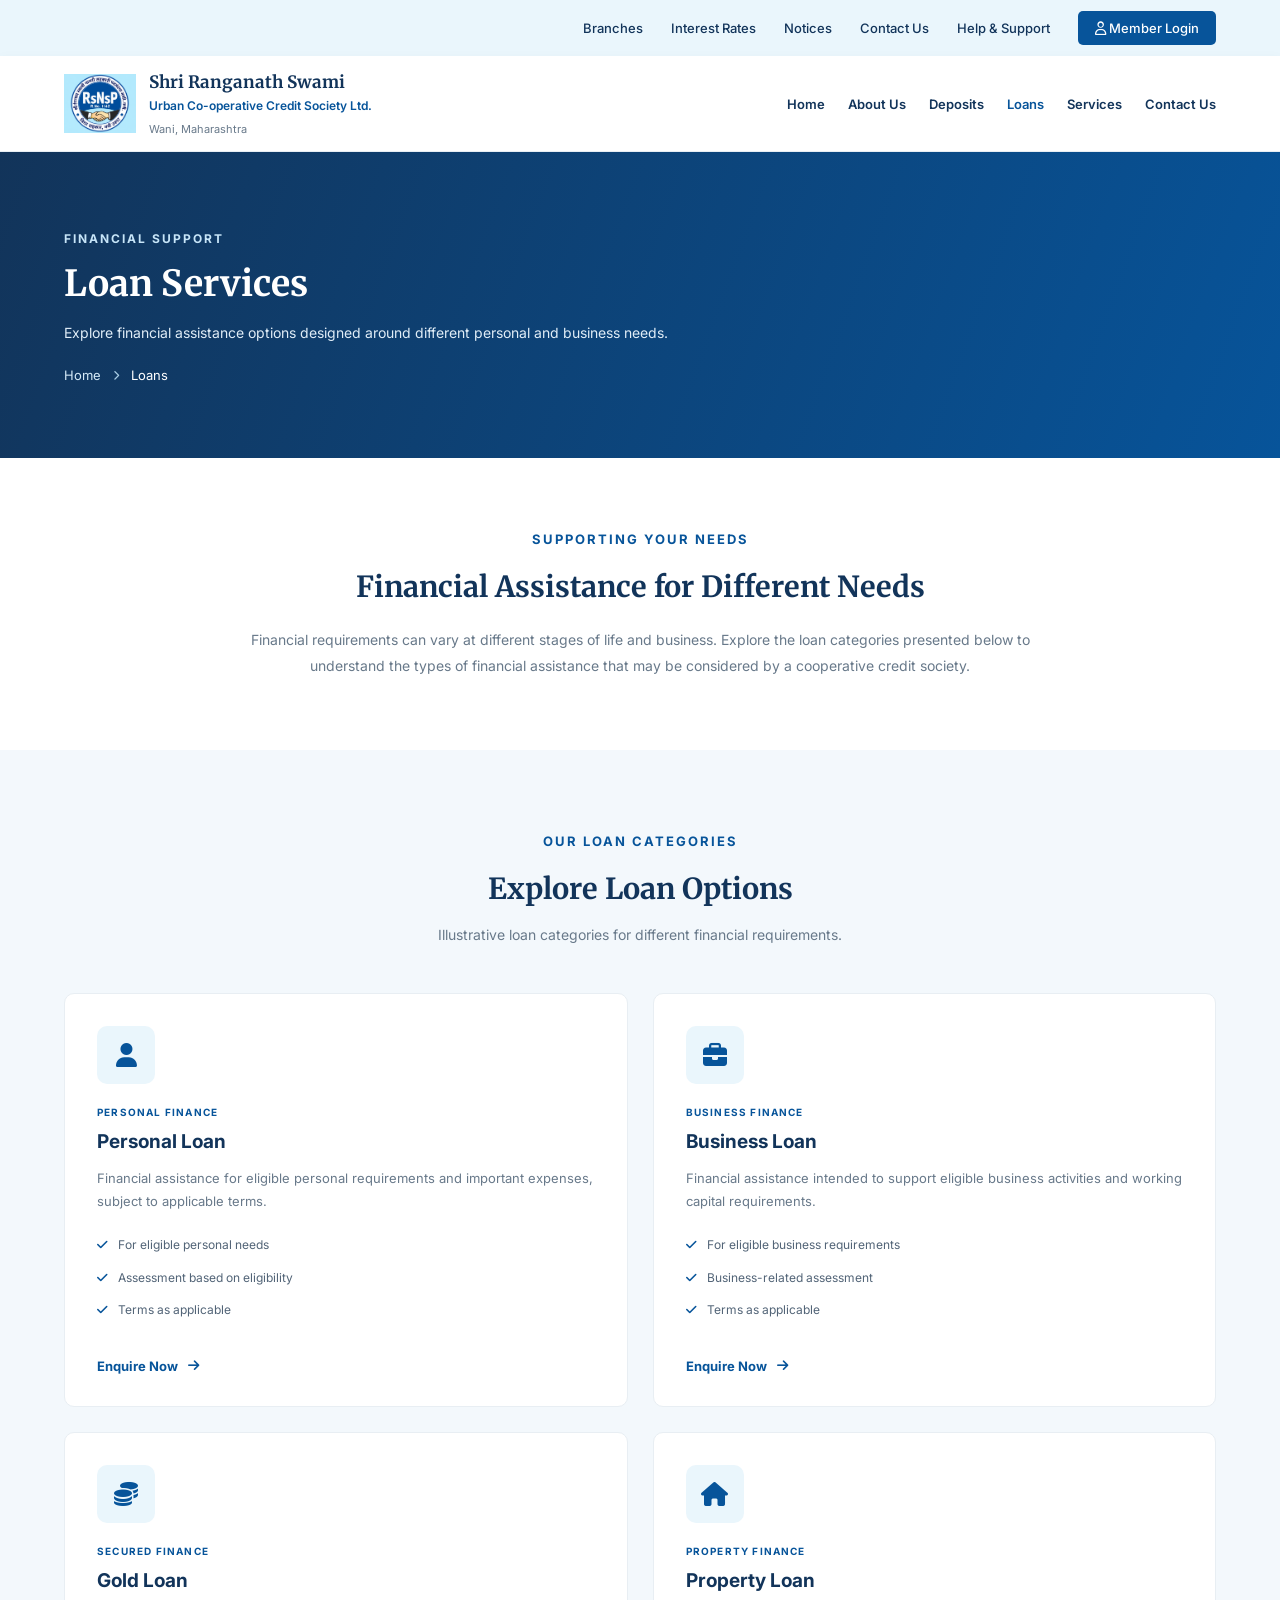
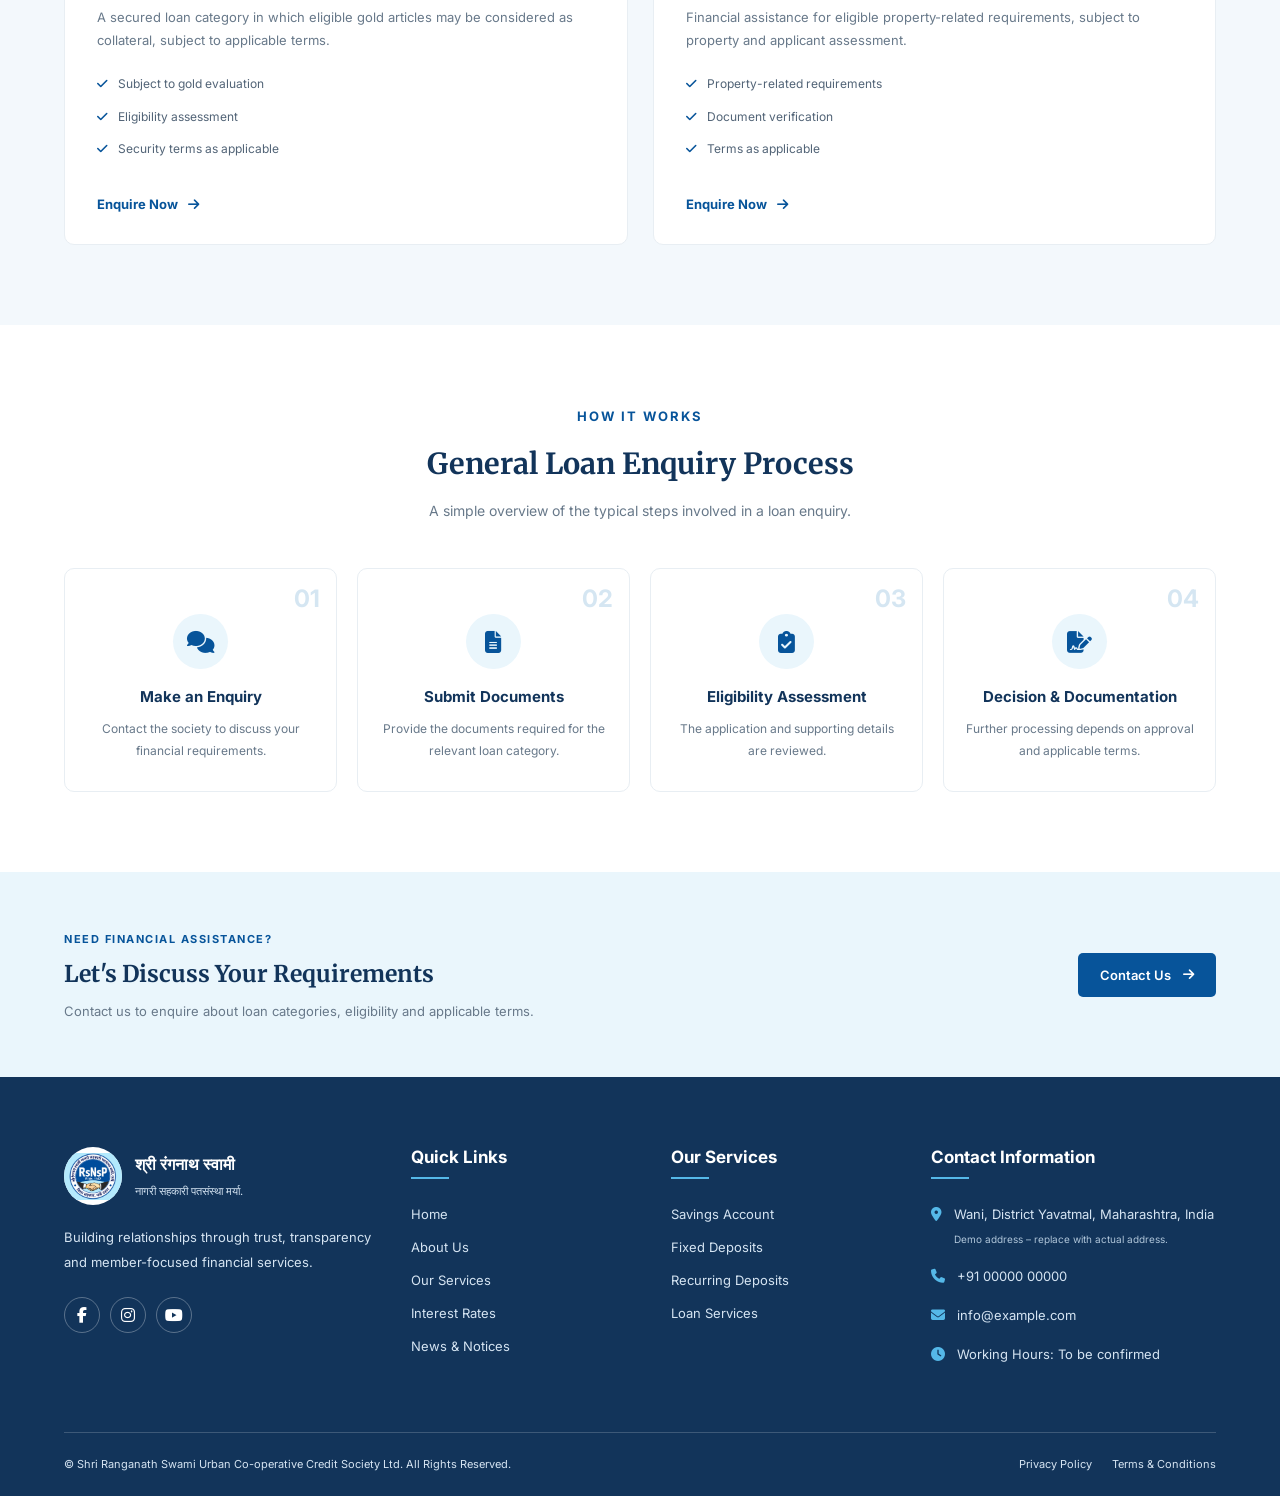
<file: loans.html>
<!DOCTYPE html>
<html lang="en">

<head>
    <meta charset="UTF-8">
    <meta name="viewport" content="width=device-width, initial-scale=1.0">

    <title>Loan Services | Shri Ranganath Swami Urban Co-operative Credit Society</title>

    <link rel="preconnect" href="https://fonts.googleapis.com">
    <link rel="preconnect" href="https://fonts.gstatic.com" crossorigin>
    <link href="https://fonts.googleapis.com/css2?family=Inter:wght@400;500;600;700&family=Merriweather:wght@400;700;800&display=swap" rel="stylesheet">
    <link rel="stylesheet" href="style.css">
    <link rel="stylesheet" href="https://cdnjs.cloudflare.com/ajax/libs/font-awesome/6.7.2/css/all.min.css">
</head>

<body>

    <!-- HEADER -->
    <header class="header">
        <div class="top-bar">
            <div class="container">
                <div class="top-links">
                    <a href="branches.html">Branches</a>
                    <a href="interest-rates.html">Interest Rates</a>
                    <a href="notices.html">Notices</a>
                    <a href="contact.html">Contact Us</a>
                    <a href="help-support.html">Help & Support</a>

                    <a href="#" class="login-link">
                        <i class="fa-regular fa-user"></i>
                        Member Login
                    </a>
                </div>
            </div>
        </div>

        <nav class="main-navbar">
            <div class="container navbar-container">
                <a href="index.html" class="brand">
                    <img src="Images/logo.png" alt="Society Logo">

                    <div class="brand-text">
                        <h2>Shri Ranganath Swami</h2>
                        <p>Urban Co-operative Credit Society Ltd.</p>
                        <span>Wani, Maharashtra</span>
                    </div>
                </a>

                <div class="nav-menu" id="navMenu">
                    <a href="index.html">Home</a>
                    <a href="about.html">About Us</a>
                    <a href="deposits.html">Deposits</a>
                    <a href="loans.html" class="active">Loans</a>
                    <a href="services.html">Services</a>
                    <a href="contact.html">Contact Us</a>
                    <a href="#" class="mobile-login">Member Login</a>
                </div>

                <button class="menu-toggle" id="menuToggle" aria-label="Toggle navigation">
                    <i class="fa-solid fa-bars"></i>
                </button>
            </div>
        </nav>

    </header>


    <!-- PAGE BANNER -->
    <section class="loan-page-banner">
        <div class="container">
            <span>FINANCIAL SUPPORT</span>

            <h1>Loan Services</h1>

            <p>
                Explore financial assistance options designed
                around different personal and business needs.
            </p>

            <div class="loan-breadcrumb">
                <a href="index.html">Home</a>
                <i class="fa-solid fa-chevron-right"></i>
                <span>Loans</span>
            </div>

        </div>
    </section>


    <!-- INTRODUCTION -->
    <section class="loan-intro-section">
        <div class="container loan-intro-content">

            <span class="section-tag">SUPPORTING YOUR NEEDS</span>

            <h2>Financial Assistance for Different Needs</h2>

            <p>
                Financial requirements can vary at different
                stages of life and business. Explore the loan
                categories presented below to understand the
                types of financial assistance that may be
                considered by a cooperative credit society.
            </p>

        </div>
    </section>


    <!-- LOAN CATEGORIES -->
    <section class="loan-schemes-section">
        <div class="container">

            <div class="loan-section-heading">
                <span class="section-tag">OUR LOAN CATEGORIES</span>

                <h2>Explore Loan Options</h2>

                <p>
                    Illustrative loan categories for different
                    financial requirements.
                </p>
            </div>


            <div class="loan-schemes-grid">

                <!-- PERSONAL LOAN -->
                <div class="loan-card">

                    <div class="loan-card-icon">
                        <i class="fa-solid fa-user"></i>
                    </div>

                    <span class="loan-card-label">PERSONAL FINANCE</span>

                    <h3>Personal Loan</h3>

                    <p>
                        Financial assistance for eligible
                        personal requirements and important
                        expenses, subject to applicable terms.
                    </p>

                    <ul>
                        <li>
                            <i class="fa-solid fa-check"></i>
                            For eligible personal needs
                        </li>

                        <li>
                            <i class="fa-solid fa-check"></i>
                            Assessment based on eligibility
                        </li>

                        <li>
                            <i class="fa-solid fa-check"></i>
                            Terms as applicable
                        </li>
                    </ul>

                    <a href="contact.html" class="loan-card-link">
                        Enquire Now
                        <i class="fa-solid fa-arrow-right"></i>
                    </a>

                </div>


                <!-- BUSINESS LOAN -->
                <div class="loan-card">

                    <div class="loan-card-icon">
                        <i class="fa-solid fa-briefcase"></i>
                    </div>

                    <span class="loan-card-label">BUSINESS FINANCE</span>

                    <h3>Business Loan</h3>

                    <p>
                        Financial assistance intended to support
                        eligible business activities and
                        working capital requirements.
                    </p>

                    <ul>
                        <li>
                            <i class="fa-solid fa-check"></i>
                            For eligible business requirements
                        </li>

                        <li>
                            <i class="fa-solid fa-check"></i>
                            Business-related assessment
                        </li>

                        <li>
                            <i class="fa-solid fa-check"></i>
                            Terms as applicable
                        </li>
                    </ul>

                    <a href="contact.html" class="loan-card-link">
                        Enquire Now
                        <i class="fa-solid fa-arrow-right"></i>
                    </a>

                </div>


                <!-- GOLD LOAN -->
                <div class="loan-card">

                    <div class="loan-card-icon">
                        <i class="fa-solid fa-coins"></i>
                    </div>

                    <span class="loan-card-label">SECURED FINANCE</span>

                    <h3>Gold Loan</h3>

                    <p>
                        A secured loan category in which eligible
                        gold articles may be considered as
                        collateral, subject to applicable terms.
                    </p>

                    <ul>
                        <li>
                            <i class="fa-solid fa-check"></i>
                            Subject to gold evaluation
                        </li>

                        <li>
                            <i class="fa-solid fa-check"></i>
                            Eligibility assessment
                        </li>

                        <li>
                            <i class="fa-solid fa-check"></i>
                            Security terms as applicable
                        </li>
                    </ul>

                    <a href="contact.html" class="loan-card-link">
                        Enquire Now
                        <i class="fa-solid fa-arrow-right"></i>
                    </a>

                </div>


                <!-- PROPERTY LOAN -->
                <div class="loan-card">

                    <div class="loan-card-icon">
                        <i class="fa-solid fa-house"></i>
                    </div>

                    <span class="loan-card-label">PROPERTY FINANCE</span>

                    <h3>Property Loan</h3>

                    <p>
                        Financial assistance for eligible
                        property-related requirements, subject
                        to property and applicant assessment.
                    </p>

                    <ul>
                        <li>
                            <i class="fa-solid fa-check"></i>
                            Property-related requirements
                        </li>

                        <li>
                            <i class="fa-solid fa-check"></i>
                            Document verification
                        </li>

                        <li>
                            <i class="fa-solid fa-check"></i>
                            Terms as applicable
                        </li>
                    </ul>

                    <a href="contact.html" class="loan-card-link">
                        Enquire Now
                        <i class="fa-solid fa-arrow-right"></i>
                    </a>

                </div>

            </div>

        </div>
    </section>


    <!-- LOAN PROCESS -->
    <section class="loan-process-section">
        <div class="container">

            <div class="loan-section-heading">
                <span class="section-tag">HOW IT WORKS</span>

                <h2>General Loan Enquiry Process</h2>

                <p>
                    A simple overview of the typical steps
                    involved in a loan enquiry.
                </p>
            </div>


            <div class="loan-process-grid">

                <div class="loan-process-card">
                    <div class="loan-process-number">01</div>
                    <i class="fa-solid fa-comments"></i>
                    <h3>Make an Enquiry</h3>
                    <p>
                        Contact the society to discuss
                        your financial requirements.
                    </p>
                </div>

                <div class="loan-process-card">
                    <div class="loan-process-number">02</div>
                    <i class="fa-solid fa-file-lines"></i>
                    <h3>Submit Documents</h3>
                    <p>
                        Provide the documents required
                        for the relevant loan category.
                    </p>
                </div>

                <div class="loan-process-card">
                    <div class="loan-process-number">03</div>
                    <i class="fa-solid fa-clipboard-check"></i>
                    <h3>Eligibility Assessment</h3>
                    <p>
                        The application and supporting
                        details are reviewed.
                    </p>
                </div>

                <div class="loan-process-card">
                    <div class="loan-process-number">04</div>
                    <i class="fa-solid fa-file-signature"></i>
                    <h3>Decision & Documentation</h3>
                    <p>
                        Further processing depends on
                        approval and applicable terms.
                    </p>
                </div>
            </div>
        </div>
    </section>


    <!-- LOAN ENQUIRY CTA -->
    <section class="loan-cta-section">
        <div class="container loan-cta-content">
            <div>
                <span>NEED FINANCIAL ASSISTANCE?</span>
                <h2>Let's Discuss Your Requirements</h2>
                <p>
                    Contact us to enquire about loan categories,
                    eligibility and applicable terms.
                </p>
            </div>

            <a href="contact.html">
                Contact Us
                <i class="fa-solid fa-arrow-right"></i>
            </a>
        </div>
    </section>


    <!-- FOOTER -->
    <footer class="site-footer" id="contact">
        <div class="container">
            <div class="footer-grid">

                <!-- COLUMN 1: ABOUT -->
                <div class="footer-about">
                    <div class="footer-logo">
                        <img src="Images/logo.png" alt="Society Logo">

                        <div>
                            <h3>श्री रंगनाथ स्वामी</h3>
                            <span>नागरी सहकारी पतसंस्था मर्या.</span>
                        </div>
                    </div>

                    <p>
                        Building relationships through trust,
                        transparency and member-focused financial
                        services.
                    </p>

                    <div class="footer-social">
                        <a href="#" aria-label="Facebook">
                            <i class="fa-brands fa-facebook-f"></i>
                        </a>

                        <a href="#" aria-label="Instagram">
                            <i class="fa-brands fa-instagram"></i>
                        </a>

                        <a href="#" aria-label="YouTube">
                            <i class="fa-brands fa-youtube"></i>
                        </a>
                    </div>
                </div>

                <!-- COLUMN 2: QUICK LINKS -->
                <div class="footer-links">
                    <h3>Quick Links</h3>
                    <ul>
                        <li><a href="index.html">Home</a></li>
                        <li><a href="about.html">About Us</a></li>
                        <li><a href="services.html">Our Services</a></li>
                        <li><a href="interest-rates.html">Interest Rates</a></li>
                        <li><a href="notices.html">News & Notices</a></li>
                    </ul>
                </div>

                <!-- COLUMN 3: SERVICES -->
                <div class="footer-links">
                    <h3>Our Services</h3>
                    <ul>
                        <li><a href="#services">Savings Account</a></li>
                        <li><a href="#services">Fixed Deposits</a></li>
                        <li><a href="#services">Recurring Deposits</a></li>
                        <li><a href="#services">Loan Services</a></li>
                    </ul>
                </div>

                <!-- COLUMN 4: CONTACT -->
                <div class="footer-contact">
                    <h3>Contact Information</h3>
                    <ul>
                        <li>
                            <i class="fa-solid fa-location-dot"></i>
                            <span>
                                Wani, District Yavatmal,
                                Maharashtra, India
                                <small>Demo address – replace with actual address.</small>
                            </span>
                        </li>

                        <li>
                            <i class="fa-solid fa-phone"></i>
                            <a href="tel:+910000000000">
                                +91 00000 00000
                            </a>
                        </li>

                        <li>
                            <i class="fa-solid fa-envelope"></i>
                            <a href="mailto:info@example.com">
                                info@example.com
                            </a>
                        </li>

                        <li>
                            <i class="fa-solid fa-clock"></i>
                            <span>Working Hours: To be confirmed</span>
                        </li>
                    </ul>
                </div>
            </div>

            <!-- FOOTER BOTTOM -->
            <div class="footer-bottom">
                <p>
                    &copy; <span id="footer-year"></span>
                    Shri Ranganath Swami Urban Co-operative
                    Credit Society Ltd. All Rights Reserved.
                </p>

                <div class="footer-bottom-links">
                    <a href="#">Privacy Policy</a>
                    <a href="#">Terms & Conditions</a>
                </div>
            </div>
        </div>
    </footer>

    <!-- BACK TO TOP -->
    <button class="back-to-top" id="backToTop" aria-label="Back to top">
        <i class="fa-solid fa-arrow-up"></i>
    </button>


    <script src="script.js"></script>
</body>
</html>
</file>
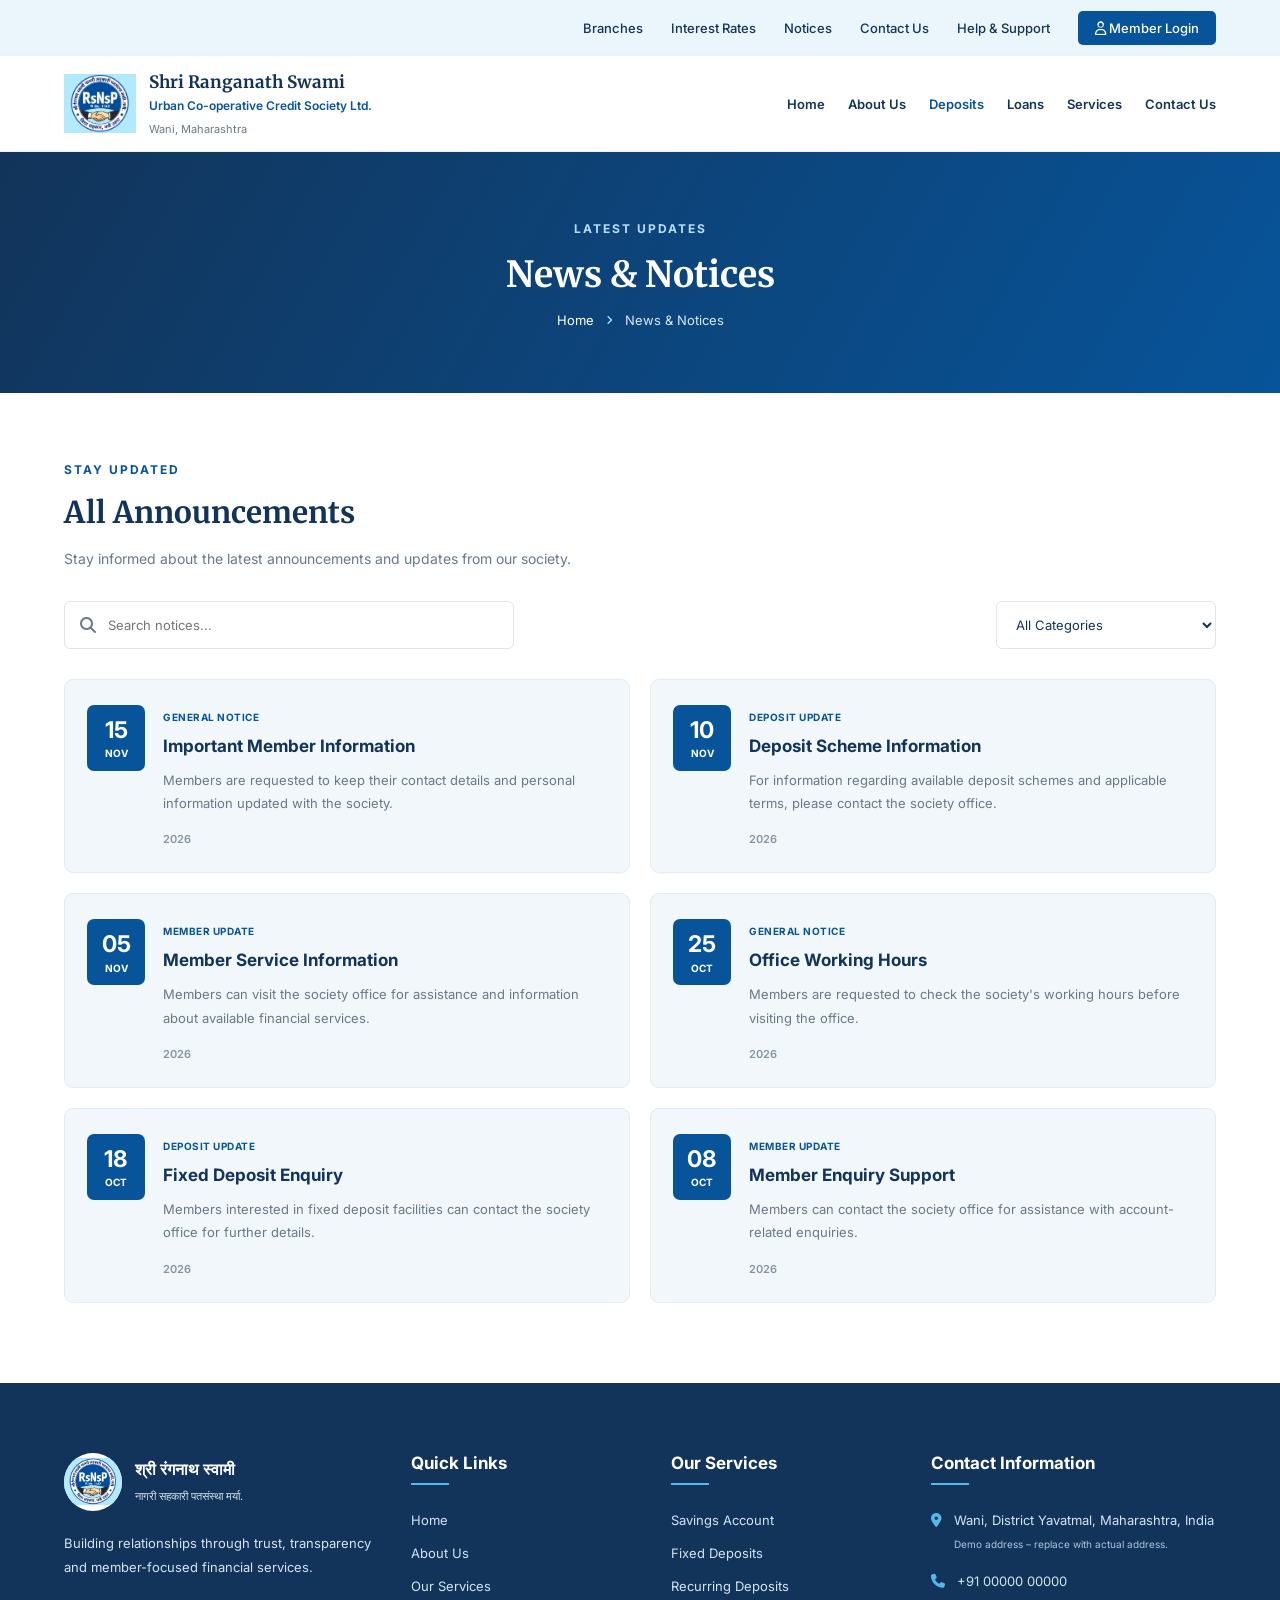
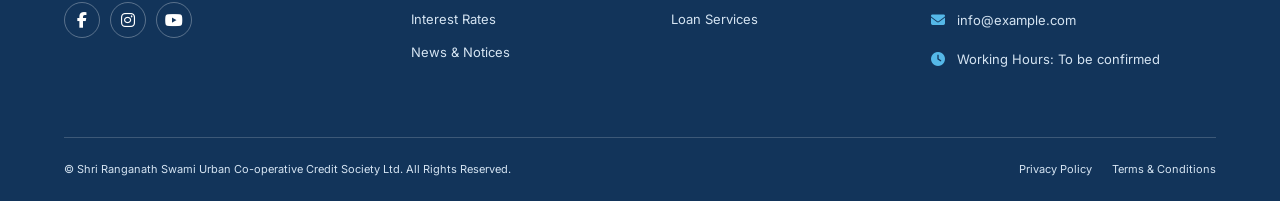
<file: notices.html>
<!DOCTYPE html>
<html lang="en">
<head>
    <meta charset="UTF-8">
    <meta name="viewport" content="width=device-width, initial-scale=1.0">

    <title>News & Notices | Shri Ranganath Swami Urban Co-operative Credit Society</title>

    <link rel="stylesheet" href="style.css">
    <link rel="preconnect" href="https://fonts.googleapis.com">
    <link rel="preconnect" href="https://fonts.gstatic.com" crossorigin>
    <link href="https://fonts.googleapis.com/css2?family=Inter:wght@400;500;600;700;800&family=Merriweather:wght@700&display=swap" rel="stylesheet">
    <link rel="stylesheet" href="https://cdnjs.cloudflare.com/ajax/libs/font-awesome/6.7.2/css/all.min.css">

</head>
<body>

    <!-- HEADER -->
    <header class="header">
        <div class="top-bar">
            <div class="container">
                <div class="top-links">
                    <a href="branches.html">Branches</a>
                    <a href="interest-rates.html">Interest Rates</a>
                    <a href="notices.html">Notices</a>
                    <a href="contact.html">Contact Us</a>
                    <a href="#">Help & Support</a>
                    <a href="#" class="login-link">
                        <i class="fa-regular fa-user"></i>
                        Member Login
                    </a>
                </div>
            </div>
        </div>

        <nav class="main-navbar">
            <div class="container navbar-container">
                <a href="index.html" class="brand">
                    <img src="Images/logo.png" alt="Society Logo">

                    <div class="brand-text">
                        <h2>Shri Ranganath Swami</h2>
                        <p>Urban Co-operative Credit Society Ltd.</p>
                        <span>Wani, Maharashtra</span>
                    </div>
                </a>

                <div class="nav-menu" id="navMenu">
                    <a href="index.html">Home</a>
                    <a href="about.html">About Us</a>
                    <a href="deposits.html" class="active">Deposits</a>
                    <a href="loans.html">Loans</a>
                    <a href="services.html">Services</a>
                    <a href="contact.html">Contact Us</a>
                    <a href="#" class="mobile-login">Member Login</a>
                </div>

                <button class="menu-toggle" id="menuToggle" aria-label="Toggle navigation">
                    <i class="fa-solid fa-bars"></i>
                </button>
            </div>
        </nav>
    </header>


    <!-- PAGE BANNER -->
    <section class="notices-banner">
        <div class="notices-container">
            <span>LATEST UPDATES</span>
            <h1>News & Notices</h1>

            <div class="notices-breadcrumb">
                <a href="index.html">Home</a>
                <i class="fa-solid fa-angle-right"></i>
                <span>News & Notices</span>
            </div>
        </div>
    </section>


    <!-- NOTICES SECTION -->
    <section class="all-notices-section">

        <div class="notices-container">

            <div class="notices-heading">
                <div>
                    <span class="notices-label">STAY UPDATED</span>
                    <h2>All Announcements</h2>
                    <p>Stay informed about the latest announcements and updates from our society.</p>
                </div>
            </div>


            <!-- SEARCH AND FILTER -->
            <div class="notices-toolbar">

                <div class="notices-search">
                    <i class="fa-solid fa-magnifying-glass"></i>
                    <input type="text" id="noticeSearch"
                        placeholder="Search notices...">
                </div>

                <select id="noticeCategory">
                    <option value="all">All Categories</option>
                    <option value="general">General Notice</option>
                    <option value="deposit">Deposit Update</option>
                    <option value="member">Member Update</option>
                </select>

            </div>


            <!-- NOTICE CARDS -->
            <div class="all-notices-grid" id="noticesGrid">

                <!-- NOTICE 1 -->
                <article class="all-notice-card" data-category="general">

                    <div class="notice-date">
                        <strong>15</strong>
                        <span>NOV</span>
                    </div>

                    <div class="notice-content">
                        <span class="notice-category">GENERAL NOTICE</span>

                        <h3>Important Member Information</h3>

                        <p>
                            Members are requested to keep their contact details
                            and personal information updated with the society.
                        </p>

                        <span class="notice-year">2026</span>
                    </div>

                </article>


                <!-- NOTICE 2 -->
                <article class="all-notice-card" data-category="deposit">

                    <div class="notice-date">
                        <strong>10</strong>
                        <span>NOV</span>
                    </div>

                    <div class="notice-content">
                        <span class="notice-category">DEPOSIT UPDATE</span>

                        <h3>Deposit Scheme Information</h3>

                        <p>
                            For information regarding available deposit schemes
                            and applicable terms, please contact the society office.
                        </p>

                        <span class="notice-year">2026</span>
                    </div>

                </article>


                <!-- NOTICE 3 -->
                <article class="all-notice-card" data-category="member">

                    <div class="notice-date">
                        <strong>05</strong>
                        <span>NOV</span>
                    </div>

                    <div class="notice-content">
                        <span class="notice-category">MEMBER UPDATE</span>

                        <h3>Member Service Information</h3>

                        <p>
                            Members can visit the society office for assistance
                            and information about available financial services.
                        </p>

                        <span class="notice-year">2026</span>
                    </div>

                </article>


                <!-- NOTICE 4 -->
                <article class="all-notice-card" data-category="general">

                    <div class="notice-date">
                        <strong>25</strong>
                        <span>OCT</span>
                    </div>

                    <div class="notice-content">
                        <span class="notice-category">GENERAL NOTICE</span>

                        <h3>Office Working Hours</h3>

                        <p>
                            Members are requested to check the society's
                            working hours before visiting the office.
                        </p>

                        <span class="notice-year">2026</span>
                    </div>

                </article>


                <!-- NOTICE 5 -->
                <article class="all-notice-card" data-category="deposit">

                    <div class="notice-date">
                        <strong>18</strong>
                        <span>OCT</span>
                    </div>

                    <div class="notice-content">
                        <span class="notice-category">DEPOSIT UPDATE</span>

                        <h3>Fixed Deposit Enquiry</h3>

                        <p>
                            Members interested in fixed deposit facilities
                            can contact the society office for further details.
                        </p>

                        <span class="notice-year">2026</span>
                    </div>

                </article>


                <!-- NOTICE 6 -->
                <article class="all-notice-card" data-category="member">

                    <div class="notice-date">
                        <strong>08</strong>
                        <span>OCT</span>
                    </div>

                    <div class="notice-content">
                        <span class="notice-category">MEMBER UPDATE</span>

                        <h3>Member Enquiry Support</h3>

                        <p>
                            Members can contact the society office for
                            assistance with account-related enquiries.
                        </p>

                        <span class="notice-year">2026</span>
                    </div>

                </article>

            </div>
        </div>

    </section>


    <!-- FOOTER -->
    <footer class="site-footer" id="contact">
        <div class="container">
            <div class="footer-grid">

                <!-- COLUMN 1: ABOUT -->
                <div class="footer-about">
                    <div class="footer-logo">
                        <img src="Images/logo.png" alt="Society Logo">

                        <div>
                            <h3>श्री रंगनाथ स्वामी</h3>
                            <span>नागरी सहकारी पतसंस्था मर्या.</span>
                        </div>
                    </div>

                    <p>
                        Building relationships through trust,
                        transparency and member-focused financial
                        services.
                    </p>

                    <div class="footer-social">
                        <a href="#" aria-label="Facebook">
                            <i class="fa-brands fa-facebook-f"></i>
                        </a>

                        <a href="#" aria-label="Instagram">
                            <i class="fa-brands fa-instagram"></i>
                        </a>

                        <a href="#" aria-label="YouTube">
                            <i class="fa-brands fa-youtube"></i>
                        </a>
                    </div>
                </div>

                <!-- COLUMN 2: QUICK LINKS -->
                <div class="footer-links">
                    <h3>Quick Links</h3>
                    <ul>
                        <li><a href="index.html">Home</a></li>
                        <li><a href="about.html">About Us</a></li>
                        <li><a href="services.html">Our Services</a></li>
                        <li><a href="interest-rates.html">Interest Rates</a></li>
                        <li><a href="#notices">News & Notices</a></li>
                    </ul>
                </div>

                <!-- COLUMN 3: SERVICES -->
                <div class="footer-links">
                    <h3>Our Services</h3>
                    <ul>
                        <li><a href="#services">Savings Account</a></li>
                        <li><a href="#services">Fixed Deposits</a></li>
                        <li><a href="#services">Recurring Deposits</a></li>
                        <li><a href="#services">Loan Services</a></li>
                    </ul>
                </div>

                <!-- COLUMN 4: CONTACT -->
                <div class="footer-contact">
                    <h3>Contact Information</h3>
                    <ul>
                        <li>
                            <i class="fa-solid fa-location-dot"></i>
                            <span>
                                Wani, District Yavatmal,
                                Maharashtra, India
                                <small>Demo address – replace with actual address.</small>
                            </span>
                        </li>

                        <li>
                            <i class="fa-solid fa-phone"></i>
                            <a href="tel:+910000000000">
                                +91 00000 00000
                            </a>
                        </li>

                        <li>
                            <i class="fa-solid fa-envelope"></i>
                            <a href="mailto:info@example.com">
                                info@example.com
                            </a>
                        </li>

                        <li>
                            <i class="fa-solid fa-clock"></i>
                            <span>Working Hours: To be confirmed</span>
                        </li>
                    </ul>
                </div>
            </div>

            <!-- FOOTER BOTTOM -->
            <div class="footer-bottom">
                <p>
                    &copy; <span id="footer-year"></span>
                    Shri Ranganath Swami Urban Co-operative
                    Credit Society Ltd. All Rights Reserved.
                </p>

                <div class="footer-bottom-links">
                    <a href="#">Privacy Policy</a>
                    <a href="#">Terms & Conditions</a>
                </div>
            </div>
        </div>
    </footer>


    <script src="script.js"></script>

</body>
</html>
</file>
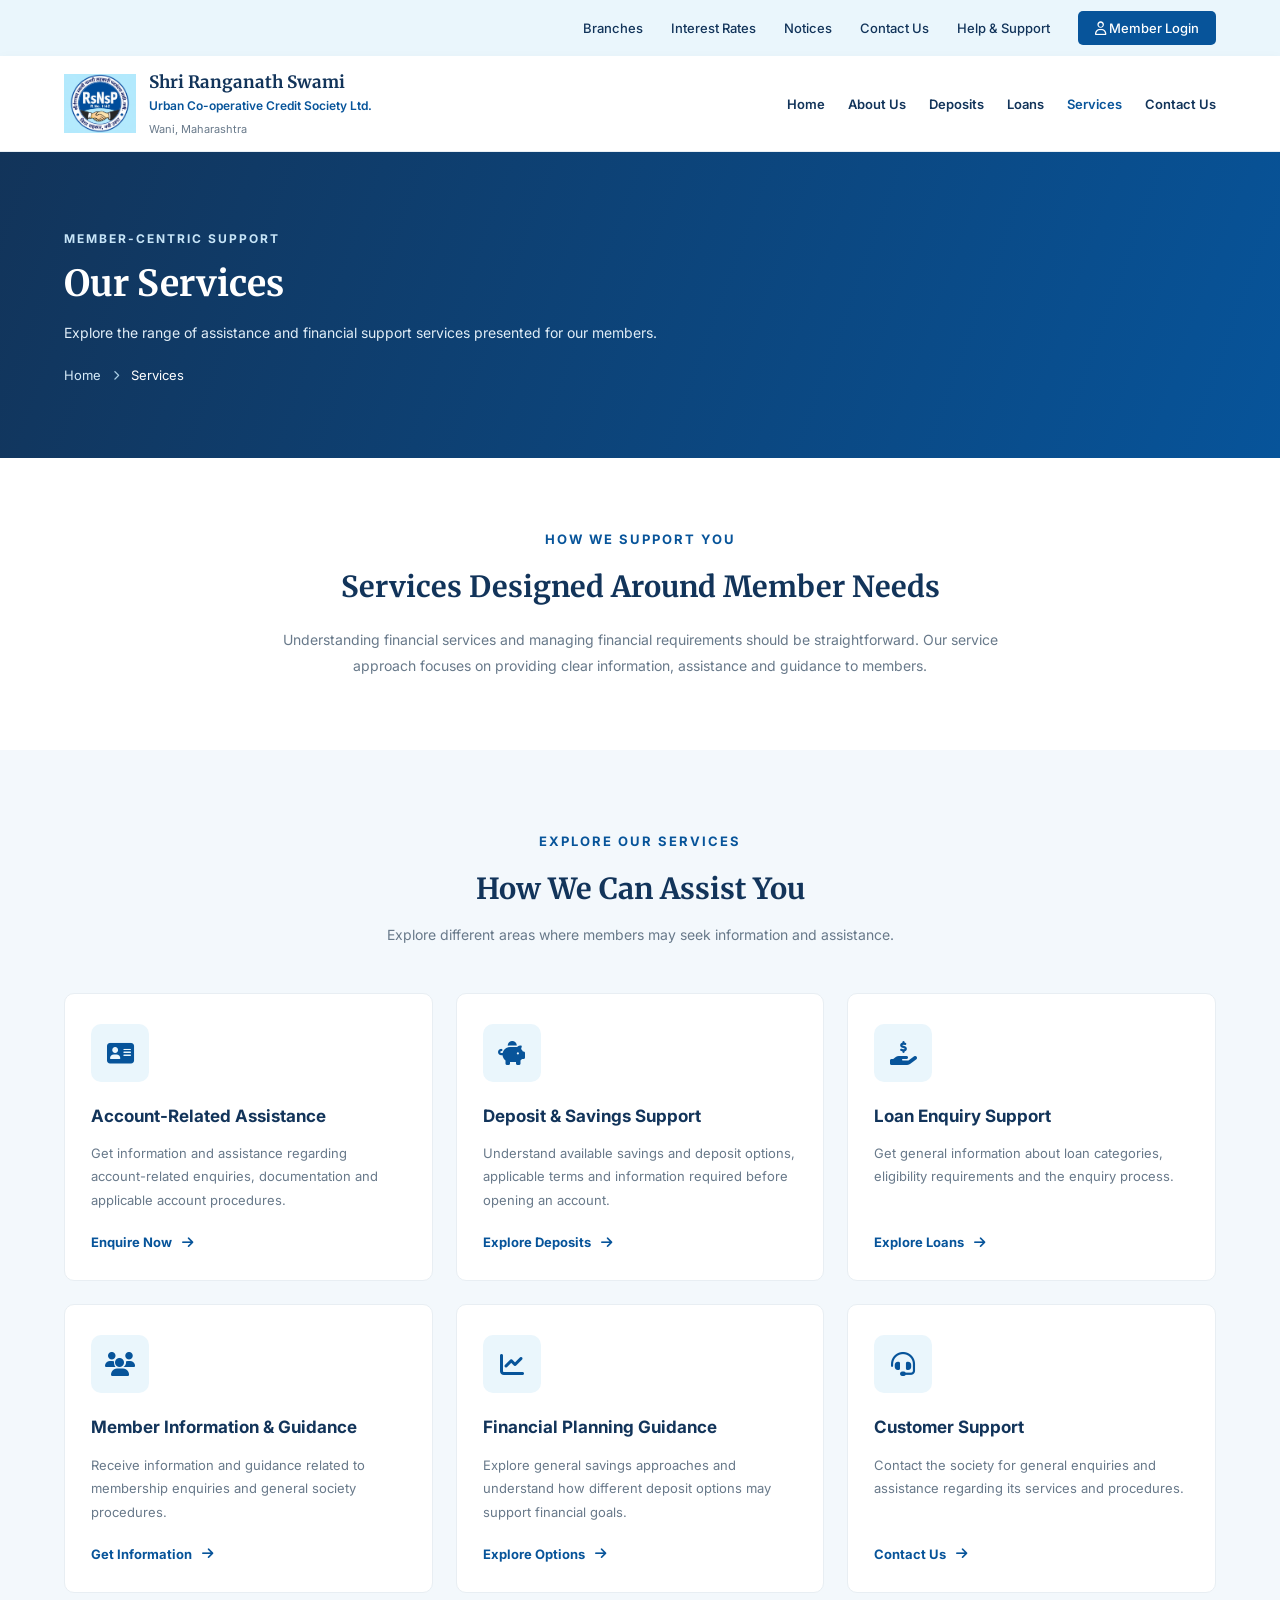
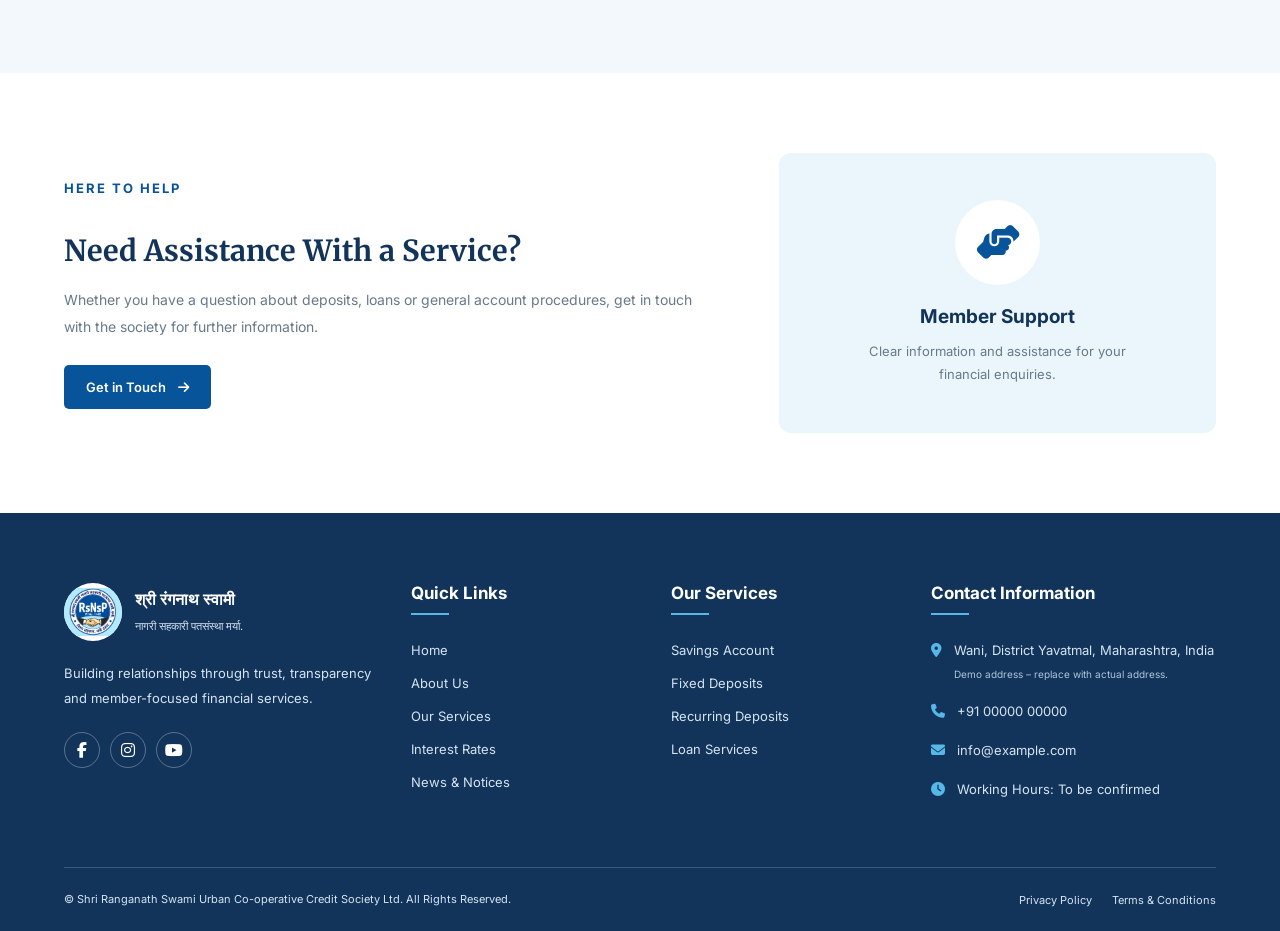
<file: services.html>
<!DOCTYPE html>
<html lang="en">

<head>
    <meta charset="UTF-8">
    <meta name="viewport" content="width=device-width, initial-scale=1.0">

    <title>Our Services | Shri Ranganath Swami Urban Co-operative Credit Society</title>

    <link rel="preconnect" href="https://fonts.googleapis.com">
    <link rel="preconnect" href="https://fonts.gstatic.com" crossorigin>
    <link href="https://fonts.googleapis.com/css2?family=Inter:wght@400;500;600;700&family=Merriweather:wght@400;700;800&display=swap" rel="stylesheet">
    <link rel="stylesheet" href="style.css">
    <link rel="stylesheet" href="https://cdnjs.cloudflare.com/ajax/libs/font-awesome/6.7.2/css/all.min.css">
</head>

<body>

    <!-- HEADER -->
    <header class="header">
        <div class="top-bar">
            <div class="container">
                <div class="top-links">
                    <a href="branches.html">Branches</a>
                    <a href="interest-rates.html">Interest Rates</a>
                    <a href="notices.html">Notices</a>
                    <a href="contact.html">Contact Us</a>
                    <a href="help-support.html">Help & Support</a>

                    <a href="#" class="login-link">
                        <i class="fa-regular fa-user"></i>
                        Member Login
                    </a>
                </div>
            </div>
        </div>

        <nav class="main-navbar">
            <div class="container navbar-container">

                <a href="index.html" class="brand">
                    <img src="Images/logo.png" alt="Society Logo">

                    <div class="brand-text">
                        <h2>Shri Ranganath Swami</h2>
                        <p>Urban Co-operative Credit Society Ltd.</p>
                        <span>Wani, Maharashtra</span>
                    </div>
                </a>

                <div class="nav-menu" id="navMenu">
                    <a href="index.html">Home</a>
                    <a href="about.html">About Us</a>
                    <a href="deposits.html">Deposits</a>
                    <a href="loans.html">Loans</a>
                    <a href="services.html" class="active">Services</a>
                    <a href="contact.html">Contact Us</a>
                    <a href="#" class="mobile-login">Member Login</a>
                </div>

                <button class="menu-toggle" id="menuToggle" aria-label="Toggle navigation">
                    <i class="fa-solid fa-bars"></i>
                </button>

            </div>
        </nav>

    </header>


    <!-- PAGE BANNER -->
    <section class="services-page-banner">
        <div class="container">

            <span>MEMBER-CENTRIC SUPPORT</span>

            <h1>Our Services</h1>

            <p>
                Explore the range of assistance and financial
                support services presented for our members.
            </p>

            <div class="services-breadcrumb">
                <a href="index.html">Home</a>
                <i class="fa-solid fa-chevron-right"></i>
                <span>Services</span>
            </div>

        </div>
    </section>


    <!-- INTRODUCTION -->
    <section class="services-page-intro">
        <div class="container services-intro-content">

            <span class="section-tag">HOW WE SUPPORT YOU</span>

            <h2>Services Designed Around Member Needs</h2>

            <p>
                Understanding financial services and managing
                financial requirements should be straightforward.
                Our service approach focuses on providing clear
                information, assistance and guidance to members.
            </p>

        </div>
    </section>


    <!-- SERVICES GRID -->
    <section class="services-detail-section">
        <div class="container">

            <div class="services-detail-heading">
                <span class="section-tag">EXPLORE OUR SERVICES</span>

                <h2>How We Can Assist You</h2>

                <p>
                    Explore different areas where members
                    may seek information and assistance.
                </p>
            </div>


            <div class="services-detail-grid">

                <!-- SERVICE 1 -->
                <div class="services-detail-card">

                    <div class="services-detail-icon">
                        <i class="fa-solid fa-address-card"></i>
                    </div>

                    <h3>Account-Related Assistance</h3>

                    <p>
                        Get information and assistance regarding
                        account-related enquiries, documentation
                        and applicable account procedures.
                    </p>

                    <a href="contact.html">
                        Enquire Now
                        <i class="fa-solid fa-arrow-right"></i>
                    </a>

                </div>


                <!-- SERVICE 2 -->
                <div class="services-detail-card">

                    <div class="services-detail-icon">
                        <i class="fa-solid fa-piggy-bank"></i>
                    </div>

                    <h3>Deposit & Savings Support</h3>

                    <p>
                        Understand available savings and deposit
                        options, applicable terms and information
                        required before opening an account.
                    </p>

                    <a href="deposits.html">
                        Explore Deposits
                        <i class="fa-solid fa-arrow-right"></i>
                    </a>

                </div>


                <!-- SERVICE 3 -->
                <div class="services-detail-card">

                    <div class="services-detail-icon">
                        <i class="fa-solid fa-hand-holding-dollar"></i>
                    </div>

                    <h3>Loan Enquiry Support</h3>

                    <p>
                        Get general information about loan
                        categories, eligibility requirements
                        and the enquiry process.
                    </p>

                    <a href="loans.html">
                        Explore Loans
                        <i class="fa-solid fa-arrow-right"></i>
                    </a>

                </div>


                <!-- SERVICE 4 -->
                <div class="services-detail-card">

                    <div class="services-detail-icon">
                        <i class="fa-solid fa-users"></i>
                    </div>

                    <h3>Member Information & Guidance</h3>

                    <p>
                        Receive information and guidance
                        related to membership enquiries
                        and general society procedures.
                    </p>

                    <a href="contact.html">
                        Get Information
                        <i class="fa-solid fa-arrow-right"></i>
                    </a>

                </div>


                <!-- SERVICE 5 -->
                <div class="services-detail-card">

                    <div class="services-detail-icon">
                        <i class="fa-solid fa-chart-line"></i>
                    </div>

                    <h3>Financial Planning Guidance</h3>

                    <p>
                        Explore general savings approaches
                        and understand how different deposit
                        options may support financial goals.
                    </p>

                    <a href="deposits.html">
                        Explore Options
                        <i class="fa-solid fa-arrow-right"></i>
                    </a>

                </div>


                <!-- SERVICE 6 -->
                <div class="services-detail-card">

                    <div class="services-detail-icon">
                        <i class="fa-solid fa-headset"></i>
                    </div>

                    <h3>Customer Support</h3>

                    <p>
                        Contact the society for general
                        enquiries and assistance regarding
                        its services and procedures.
                    </p>

                    <a href="contact.html">
                        Contact Us
                        <i class="fa-solid fa-arrow-right"></i>
                    </a>

                </div>

            </div>

        </div>
    </section>


    <!-- MEMBER SUPPORT SECTION -->
    <section class="member-support-section">
        <div class="container member-support-grid">

            <div class="member-support-content">

                <span class="section-tag">HERE TO HELP</span>

                <h2>Need Assistance With a Service?</h2>

                <p>
                    Whether you have a question about deposits,
                    loans or general account procedures, get in
                    touch with the society for further information.
                </p>

                <a href="contact.html" class="member-support-btn">
                    Get in Touch
                    <i class="fa-solid fa-arrow-right"></i>
                </a>

            </div>

            <div class="member-support-image">
                <div class="member-support-image-icon">
                    <i class="fa-solid fa-handshake-angle"></i>
                </div>

                <h3>Member Support</h3>

                <p>
                    Clear information and assistance
                    for your financial enquiries.
                </p>
            </div>

        </div>
    </section>


    <!-- FOOTER -->
    <footer class="site-footer" id="contact">
        <div class="container">
            <div class="footer-grid">

                <!-- COLUMN 1: ABOUT -->
                <div class="footer-about">
                    <div class="footer-logo">
                        <img src="Images/logo.png" alt="Society Logo">

                        <div>
                            <h3>श्री रंगनाथ स्वामी</h3>
                            <span>नागरी सहकारी पतसंस्था मर्या.</span>
                        </div>
                    </div>

                    <p>
                        Building relationships through trust,
                        transparency and member-focused financial
                        services.
                    </p>

                    <div class="footer-social">
                        <a href="#" aria-label="Facebook">
                            <i class="fa-brands fa-facebook-f"></i>
                        </a>

                        <a href="#" aria-label="Instagram">
                            <i class="fa-brands fa-instagram"></i>
                        </a>

                        <a href="#" aria-label="YouTube">
                            <i class="fa-brands fa-youtube"></i>
                        </a>
                    </div>
                </div>

                <!-- COLUMN 2: QUICK LINKS -->
                <div class="footer-links">
                    <h3>Quick Links</h3>
                    <ul>
                        <li><a href="index.html">Home</a></li>
                        <li><a href="about.html">About Us</a></li>
                        <li><a href="services.html">Our Services</a></li>
                        <li><a href="interest-rates.html">Interest Rates</a></li>
                        <li><a href="notices.html">News & Notices</a></li>
                    </ul>
                </div>

                <!-- COLUMN 3: SERVICES -->
                <div class="footer-links">
                    <h3>Our Services</h3>
                    <ul>
                        <li><a href="#services">Savings Account</a></li>
                        <li><a href="#services">Fixed Deposits</a></li>
                        <li><a href="#services">Recurring Deposits</a></li>
                        <li><a href="#services">Loan Services</a></li>
                    </ul>
                </div>

                <!-- COLUMN 4: CONTACT -->
                <div class="footer-contact">
                    <h3>Contact Information</h3>
                    <ul>
                        <li>
                            <i class="fa-solid fa-location-dot"></i>
                            <span>
                                Wani, District Yavatmal,
                                Maharashtra, India
                                <small>Demo address – replace with actual address.</small>
                            </span>
                        </li>

                        <li>
                            <i class="fa-solid fa-phone"></i>
                            <a href="tel:+910000000000">
                                +91 00000 00000
                            </a>
                        </li>

                        <li>
                            <i class="fa-solid fa-envelope"></i>
                            <a href="mailto:info@example.com">
                                info@example.com
                            </a>
                        </li>

                        <li>
                            <i class="fa-solid fa-clock"></i>
                            <span>Working Hours: To be confirmed</span>
                        </li>
                    </ul>
                </div>
            </div>

            <!-- FOOTER BOTTOM -->
            <div class="footer-bottom">
                <p>
                    &copy; <span id="footer-year"></span>
                    Shri Ranganath Swami Urban Co-operative
                    Credit Society Ltd. All Rights Reserved.
                </p>

                <div class="footer-bottom-links">
                    <a href="#">Privacy Policy</a>
                    <a href="#">Terms & Conditions</a>
                </div>
            </div>
        </div>
    </footer>


    <!-- BACK TO TOP -->
    <button class="back-to-top" id="backToTop" aria-label="Back to top">
        <i class="fa-solid fa-arrow-up"></i>
    </button>


    <script src="script.js"></script>

</body>
</html>
</file>
<file: style.css>
* {
    margin: 0;
    padding: 0;
    box-sizing: border-box;
}

body {
    font-family: 'Inter', sans-serif;
    color: #263445;
}

a {
    text-decoration: none;
    color: inherit;
}

.container {
    width: 90%;
    max-width: 1200px;
    margin: auto;
}


/* TOP BAR */
.top-bar {
    background: #EAF6FC;
    padding: 11px 0;
}

.top-links {
    display: flex;
    justify-content: flex-end;
    align-items: center;
    gap: 28px;
}

.top-links a {
    font-size: 13px;
    font-weight: 500;
    color: #12345A;
    transition: 0.3s;
}

.top-links a:hover {
    color: #07549A;
}

.login-link {
    background: #07549A;
    color: #fff !important;
    padding: 9px 17px;
    border-radius: 5px;
}

.login-link:hover {
    background: #12345A;
}


/* MAIN NAVBAR */
.main-navbar {
    background: #fff;
    border-bottom: 1px solid #E8EEF3;
    box-shadow: 0 3px 12px rgba(0, 0, 0, 0.04);
}

.navbar-container {
    min-height: 95px;
    display: flex;
    justify-content: space-between;
    align-items: center;
    gap: 25px;
}


/* BRAND */
.brand {
    display: flex;
    align-items: center;
    gap: 13px;
    flex-shrink: 0;
}

.brand img {
    width: 72px;
    height: 72px;
    object-fit: contain;
}

.brand-text h2 {
    font-family: 'Merriweather', serif;
    font-size: 17px;
    color: #12345A;
    margin-bottom: 5px;
}

.brand-text p {
    font-size: 12px;
    font-weight: 600;
    color: #07549A;
    margin-bottom: 4px;
}

.brand-text span {
    font-size: 11px;
    color: #68798A;
}


/* NAVIGATION */
.nav-menu {
    display: flex;
    align-items: center;
    gap: 23px;
}

.nav-menu a {
    font-size: 13px;
    font-weight: 600;
    color: #12345A;
    transition: 0.3s;
    white-space: nowrap;
}

.nav-menu a:hover,
.nav-menu a.active {
    color: #07549A;
}

.mobile-login {
    display: none;
}


/* HAMBURGER */
.menu-toggle {
    display: none;
    border: none;
    background: none;
    color: #12345A;
    font-size: 24px;
    cursor: pointer;
}


/* TABLET */
@media (max-width: 1100px) {

    .navbar-container {
        gap: 15px;
    }

    .brand img {
        width: 62px;
        height: 62px;
    }

    .brand-text h2 {
        font-size: 14px;
    }

    .brand-text p {
        font-size: 10px;
    }

    .nav-menu {
        gap: 13px;
    }

    .nav-menu a {
        font-size: 12px;
    }

}

/* MOBILE */
@media (max-width: 768px) {

    .container {
        width: 92%;
    }

/* TOP BAR */
    .top-bar {
        padding: 9px 0;
    }

    .top-links {
        justify-content: center;
        gap: 15px;
        flex-wrap: wrap;
    }

    .top-links a {
        font-size: 11px;
    }

    .top-links a:nth-child(2),
    .top-links a:nth-child(5) {
        display: none;
    }

    .login-link {
        padding: 7px 11px;
    }


/* MAIN NAVBAR */
    .navbar-container {
        min-height: 82px;
        position: relative;
    }

    .brand {
        gap: 9px;
    }

    .brand img {
        width: 55px;
        height: 55px;
    }

    .brand-text h2 {
        font-size: 12px;
        line-height: 1.5;
    }

    .brand-text p {
        font-size: 9px;
    }

    .brand-text span {
        font-size: 9px;
    }


/* HAMBURGER */
    .menu-toggle {
        display: block;
        padding: 8px;
    }


/* MOBILE MENU */
    .nav-menu {
        display: none;
        position: absolute;
        top: 100%;
        left: -4.35%;
        width: 108.7%;
        background: #fff;
        flex-direction: column;
        align-items: stretch;
        gap: 0;
        padding: 10px 4%;
        box-shadow: 0 8px 15px rgba(0, 0, 0, 0.10);
        z-index: 1000;
    }

    .nav-menu.show {
        display: flex;
    }

    .nav-menu a {
        padding: 13px 8px;
        font-size: 13px;
        border-bottom: 1px solid #EDF1F5;
    }

    .nav-menu a:last-child {
        border-bottom: none;
    }

    .nav-menu a:hover {
        background: #F3F8FC;
    }

    .mobile-login {
        display: block;
        color: #07549A !important;
        font-weight: 700 !important;
    }
}

/* SMALL MOBILE */
@media (max-width: 380px) {
    .brand img {
        width: 47px;
        height: 47px;
    }

    .brand-text h2 {
        font-size: 10px;
    }

    .brand-text p {
        font-size: 8px;
    }

    .brand-text span {
        font-size: 8px;
    }

    .top-links {
        gap: 10px;
    }
}


/* HERO CAROUSEL */
.hero-carousel {
    width: 100%;
    position: relative;
    display: block;
    margin: 0;
    padding: 0;
    overflow: hidden;
    line-height: 0;
}

.carousel-container {
    width: 100%;
    margin: 0;
    padding: 0;
}

.carousel-slide {
    display: none;
    width: 100%;
    margin: 0;
    padding: 0;
}

.carousel-slide.active {
    display: block;
    animation: fadeEffect 0.8s ease;
}

.carousel-slide img {
    display: block;
    width: 100%;
    height: auto;
    max-width: 100%;
    margin: 0;
    padding: 0;
}

@keyframes fadeEffect {
    from {
        opacity: 0.5;
    }

    to {
        opacity: 1;
    }
}


/* CAROUSEL ARROWS */
.carousel-btn {
    position: absolute;
    top: 50%;
    transform: translateY(-50%);
    z-index: 2;

    width: 42px;
    height: 42px;

    border: none;
    border-radius: 50%;

    background: rgba(18, 52, 90, 0.65);
    color: #fff;

    font-size: 16px;
    cursor: pointer;
    transition: background 0.3s ease;
}

.carousel-btn:hover {
    background: #07549A;
}

.carousel-btn.prev {
    left: 25px;
}

.carousel-btn.next {
    right: 25px;
}


/* CAROUSEL DOTS */
.carousel-dots {
    position: absolute;
    left: 50%;
    bottom: 15px;
    transform: translateX(-50%);
    z-index: 2;

    display: flex;
    align-items: center;
    gap: 10px;
}

.carousel-dots button {
    width: 11px;
    height: 11px;

    padding: 0;
    border: none;
    border-radius: 50%;

    background: rgba(255, 255, 255, 0.75);
    cursor: pointer;
    transition: 0.3s ease;
}

.carousel-dots button.active {
    background: #07549A;
    transform: scale(1.2);
}


/* CAROUSEL RESPONSIVE */
@media (max-width: 768px) {

    .carousel-slide img {
        width: 100%;
        height: 260px;
        object-fit: fill;
    }

    .carousel-btn {
        width: 34px;
        height: 34px;
        font-size: 13px;
    }

    .carousel-btn.prev {
        left: 12px;
    }

    .carousel-btn.next {
        right: 12px;
    }
}

@media (max-width: 480px) {
    .carousel-btn {
        width: 30px;
        height: 30px;
        font-size: 11px;
    }

    .carousel-dots {
        bottom: 10px;
        gap: 8px;
    }

    .carousel-dots button {
        width: 8px;
        height: 8px;
    }
}


/* ABOUT SOCIETY */
.about-section {
padding: 85px 0;
background: #FFFFFF;
}

.about-container {
display: grid;
grid-template-columns: 1fr 1fr;
align-items: center;
gap: 65px;
}

/* ABOUT IMAGE */
.about-image {
width: 100%;
overflow: hidden;
border-radius: 14px;
}

.about-image img {
width: 100%;
height: 390px;
display: block;
object-fit: cover;
border-radius: 14px;
}


/* ABOUT CONTENT */
.about-content {
padding: 10px 0;
}

.section-tag {
display: inline-block;
color: #07549A;
font-size: 13px;
font-weight: 700;
letter-spacing: 2px;
margin-bottom: 18px;
}

.about-content h2 {
font-family: 'Merriweather', serif;
font-size: 32px;
line-height: 1.5;
color: #12345A;
margin-bottom: 20px;
}

.about-content > p {
font-size: 15px;
line-height: 1.9;
color: #68798A;
margin-bottom: 25px;
}

/* FEATURES */
.about-features {
display: flex;
flex-direction: column;
gap: 17px;
margin-bottom: 30px;
}

.about-feature {
display: flex;
align-items: center;
gap: 13px;
font-size: 14px;
font-weight: 600;
color: #12345A;
}

.about-feature i {
width: 36px;
height: 36px;
display: flex;
align-items: center;
justify-content: center;
background: #EAF6FC;
color: #07549A;
border-radius: 50%;
}

/* BUTTON */
.about-btn {
display: inline-flex;
align-items: center;
gap: 12px;
padding: 13px 22px;
background: #07549A;
color: #FFFFFF;
border-radius: 5px;
font-size: 13px;
font-weight: 600;
transition: 0.3s;
}

.about-btn:hover {
background: #12345A;
}


/* RESPONSIVE */
@media (max-width: 900px) {
    .about-container {
        gap: 35px;
    }

    .about-image img {
        height: 330px;
    }

    .about-content h2 {
        font-size: 26px;
    }
}

@media (max-width: 768px) {
    .about-section {
        padding: 55px 0;
    }

    .about-container {
        grid-template-columns: 1fr;
        gap: 30px;
    }

    .about-image img {
        height: auto;
        aspect-ratio: 4 / 3;
    }

    .about-content h2 {
        font-size: 27px;
    }

    .about-content > p {
        font-size: 14px;
    }
}

@media (max-width: 480px) {
    .about-section {
        padding: 40px 0;
    }

    .about-content h2 {
        font-size: 23px;
    }

    .section-tag {
        font-size: 11px;
    }

    .about-feature {
        font-size: 13px;
    }
}


/* BANKING SERVICES */
.services-section {
    padding: 85px 0;
    background: #F3F8FC;
}

/* SECTION HEADING */
.services-heading {
    text-align: center;
    max-width: 700px;
    margin: 0 auto 50px;
}

.services-heading .section-tag {
    margin-bottom: 15px;
}

.services-heading h2 {
    font-family: 'Merriweather', serif;
    font-size: 30px;
    line-height: 1.5;
    color: #12345A;
    margin-bottom: 15px;
}

.services-heading p {
    font-size: 14px;
    line-height: 1.8;
    color: #68798A;
}

/* SERVICES GRID */
.services-grid {
    display: grid;
    grid-template-columns: repeat(4, 1fr);
    gap: 22px;
}

/* SERVICE CARD */
.service-card {
    background: #FFFFFF;
    padding: 30px 24px;
    border-radius: 10px;
    border: 1px solid #E8EEF3;
    transition: all 0.3s ease;
    display: flex;
    flex-direction: column;
    align-items: flex-start;
}

.service-card:hover {
    transform: translateY(-7px);
    box-shadow: 0 12px 30px rgba(18, 52, 90, 0.10);
    border-color: #C8DFF0;
}

/* SERVICE ICON */
.service-icon {
    width: 58px;
    height: 58px;
    background: #EAF6FC;
    color: #07549A;
    border-radius: 10px;
    display: flex;
    align-items: center;
    justify-content: center;
    font-size: 25px;
    margin-bottom: 22px;
    transition: 0.3s;
}

.service-card:hover .service-icon {
    background: #07549A;
    color: #FFFFFF;
}

/* SERVICE CONTENT */
.service-card h3 {
    font-size: 17px;
    font-weight: 700;
    color: #12345A;
    margin-bottom: 13px;
}

.service-card p {
    font-size: 13px;
    line-height: 1.8;
    color: #68798A;
    margin-bottom: 22px;
}

/* SERVICE LINK */
.service-link {
    display: inline-flex;
    align-items: center;
    gap: 9px;
    font-size: 13px;
    font-weight: 700;
    color: #07549A;
    margin-top: auto;
    transition: 0.3s;
}

.service-link:hover {
    color: #12345A;
    gap: 14px;
}


/* TABLET */
@media (max-width: 1024px) {
    .services-grid {
        grid-template-columns: repeat(2, 1fr);
        gap: 20px;
    }

    .services-heading h2 {
        font-size: 27px;
    }
}

/* MOBILE */
@media (max-width: 768px) {
    .services-section {
        padding: 60px 0;
    }

    .services-heading {
        margin-bottom: 35px;
    }

    .services-heading h2 {
        font-size: 24px;
    }

    .services-heading p {
        font-size: 13px;
    }

    .services-grid {
        grid-template-columns: repeat(2, 1fr);
        gap: 15px;
    }

    .service-card {
        padding: 22px 17px;
    }

    .service-icon {
        width: 50px;
        height: 50px;
        font-size: 22px;
        margin-bottom: 17px;
    }

    .service-card h3 {
        font-size: 15px;
    }

    .service-card p {
        font-size: 12px;
    }
}

/* SMALL MOBILE */
@media (max-width: 480px) {
    .services-section {
        padding: 45px 0;
    }

    .services-heading h2 {
        font-size: 21px;
    }

    .services-grid {
        grid-template-columns: 1fr;
        gap: 16px;
    }

    .service-card {
        padding: 24px;
    }

    .service-card h3 {
        font-size: 16px;
    }

    .service-card p {
        font-size: 13px;
    }
}


/*  WHY CHOOSE US  */

.why-choose-section {
    padding: 85px 0;
    background: #FFFFFF;
}

/* SECTION HEADING */
.why-choose-heading {
    text-align: center;
    max-width: 720px;
    margin: 0 auto 50px;
}

.why-choose-heading .section-tag {
    margin-bottom: 15px;
}

.why-choose-heading h2 {
    font-family: 'Merriweather', serif;
    font-size: 30px;
    line-height: 1.5;
    color: #12345A;
    margin-bottom: 15px;
}

.why-choose-heading p {
    font-size: 14px;
    line-height: 1.8;
    color: #68798A;
}

/* GRID */
.why-choose-grid {
    display: grid;
    grid-template-columns: repeat(4, 1fr);
    gap: 22px;
}

/* CARD */
.why-card {
    padding: 30px 24px;
    background: #F3F8FC;
    border: 1px solid #E8EEF3;
    border-radius: 10px;
    transition: all 0.3s ease;
}

.why-card:hover {
    transform: translateY(-6px);
    background: #FFFFFF;
    border-color: #C8DFF0;
    box-shadow: 0 12px 30px rgba(18, 52, 90, 0.09);
}

/* ICON */
.why-icon {
    width: 58px;
    height: 58px;
    display: flex;
    align-items: center;
    justify-content: center;
    background: #EAF6FC;
    color: #07549A;
    border-radius: 10px;
    font-size: 24px;
    margin-bottom: 22px;
    transition: all 0.3s ease;
}

.why-card:hover .why-icon {
    background: #07549A;
    color: #FFFFFF;
}

/* CONTENT */
.why-card h3 {
    font-size: 17px;
    line-height: 1.5;
    font-weight: 700;
    color: #12345A;
    margin-bottom: 13px;
}

.why-card p {
    font-size: 13px;
    line-height: 1.8;
    color: #68798A;
}

/*  RESPONSIVE  */

/* TABLET */
@media (max-width: 1024px) {
    .why-choose-grid {
        grid-template-columns: repeat(2, 1fr);
        gap: 20px;
    }

    .why-choose-heading h2 {
        font-size: 27px;
    }
}

/* MOBILE */
@media (max-width: 768px) {
    .why-choose-section {
        padding: 60px 0;
    }

    .why-choose-heading {
        margin-bottom: 35px;
    }

    .why-choose-heading h2 {
        font-size: 24px;
    }

    .why-choose-heading p {
        font-size: 13px;
    }

    .why-card {
        padding: 23px 18px;
    }

    .why-icon {
        width: 50px;
        height: 50px;
        font-size: 21px;
        margin-bottom: 17px;
    }

    .why-card h3 {
        font-size: 15px;
    }

    .why-card p {
        font-size: 12px;
    }

}

/* SMALL MOBILE */
@media (max-width: 480px) {

    .why-choose-section {
        padding: 45px 0;
    }

    .why-choose-heading h2 {
        font-size: 21px;
    }

    .why-choose-grid {
        grid-template-columns: 1fr;
        gap: 15px;
    }

    .why-card {
        padding: 24px;
    }

    .why-card h3 {
        font-size: 16px;
    }

    .why-card p {
        font-size: 13px;
    }

}


/*  INTEREST RATES SECTION  */

.interest-section {
    padding: 85px 0;
    background: #F3F8FC;
}

/* HEADING */
.interest-heading {
    text-align: center;
    max-width: 700px;
    margin: 0 auto 40px;
}

.interest-heading .section-tag {
    margin-bottom: 15px;
}

.interest-heading h2 {
    font-family: 'Merriweather', serif;
    font-size: 30px;
    line-height: 1.5;
    color: #12345A;
    margin-bottom: 15px;
}

.interest-heading p {
    font-size: 14px;
    line-height: 1.8;
    color: #68798A;
}

/* TABS */
.interest-tabs {
    display: flex;
    justify-content: center;
    flex-wrap: wrap;
    gap: 12px;
    margin-bottom: 30px;
}

.interest-tab {
    padding: 13px 22px;
    border: 1px solid #D7E4EF;
    border-radius: 6px;
    background: #FFFFFF;
    color: #12345A;
    font-family: inherit;
    font-size: 13px;
    font-weight: 600;
    cursor: pointer;
    transition: all 0.3s ease;
}

.interest-tab:hover,
.interest-tab.active {
    background: #07549A;
    border-color: #07549A;
    color: #FFFFFF;
}

/* CONTENT PANEL */
.interest-content {
    display: none;
    background: #FFFFFF;
    padding: 30px;
    border-radius: 10px;
    border: 1px solid #E3EBF2;
    box-shadow: 0 8px 25px rgba(18, 52, 90, 0.05);
}

.interest-content.active {
    display: block;
}

/* RATE TITLE */
.rate-title {
    display: flex;
    align-items: center;
    justify-content: space-between;
    gap: 15px;
    margin-bottom: 25px;
}

.rate-title h3 {
    font-size: 19px;
    color: #12345A;
    font-weight: 700;
}

.rate-title span {
    font-size: 12px;
    color: #68798A;
}

/* TABLE */
.rate-table-wrapper {
    width: 100%;
    overflow-x: auto;
}

.rate-table {
    width: 100%;
    border-collapse: collapse;
    min-width: 450px;
}

.rate-table thead {
    background: #EAF6FC;
}

.rate-table th {
    padding: 16px 20px;
    text-align: left;
    font-size: 13px;
    font-weight: 700;
    color: #12345A;
}

.rate-table td {
    padding: 17px 20px;
    border-bottom: 1px solid #E8EEF3;
    font-size: 13px;
    color: #68798A;
}

.rate-table tbody tr:last-child td {
    border-bottom: none;
}

.rate-table tbody tr:hover {
    background: #F8FBFD;
}

/* DISCLAIMER */
.interest-disclaimer {
    display: flex;
    align-items: flex-start;
    gap: 12px;
    margin-top: 25px;
    padding: 17px 20px;
    background: #FFF8E8;
    border: 1px solid #F2E2B8;
    border-radius: 7px;
}

.interest-disclaimer i {
    color: #B7791F;
    font-size: 17px;
    margin-top: 3px;
}

.interest-disclaimer p {
    font-size: 12px;
    line-height: 1.7;
    color: #725B32;
}

/* RESPONSIVE */

/* TABLET */
@media (max-width: 1024px) {
    .interest-heading h2 {
        font-size: 27px;
    }

    .interest-tab {
        padding: 12px 17px;
    }
}

/* MOBILE */
@media (max-width: 768px) {
    .interest-section {
        padding: 60px 0;
    }

    .interest-heading {
        margin-bottom: 30px;
    }

    .interest-heading h2 {
        font-size: 24px;
    }

    .interest-heading p {
        font-size: 13px;
    }

    .interest-tabs {
        display: grid;
        grid-template-columns: repeat(2, 1fr);
        gap: 10px;
    }

    .interest-tab {
        padding: 13px 8px;
        font-size: 12px;
    }

    .interest-content {
        padding: 22px 16px;
    }

    .rate-title {
        align-items: flex-start;
        flex-direction: column;
        gap: 7px;
        margin-bottom: 18px;
    }

    .rate-title h3 {
        font-size: 17px;
    }

    .rate-table th,
    .rate-table td {
        padding: 14px 12px;
        font-size: 12px;
    }
}

/* SMALL MOBILE */
@media (max-width: 480px) {
    .interest-section {
        padding: 45px 0;
    }

    .interest-heading h2 {
        font-size: 21px;
    }

    .interest-tabs {
        gap: 8px;
    }

    .interest-tab {
        font-size: 11px;
        padding: 12px 5px;
    }

    .interest-content {
        padding: 18px 12px;
    }

    .rate-title h3 {
        font-size: 15px;
    }

    .interest-disclaimer {
        padding: 14px;
        gap: 9px;
    }

    .interest-disclaimer p {
        font-size: 11px;
    }
}


/* LATEST NOTICES */
.notices-section {
    padding: 85px 0;
    background: #FFFFFF;
}

/* HEADING */
.notices-heading {
    display: flex;
    align-items: flex-end;
    justify-content: space-between;
    gap: 20px;
    margin-bottom: 40px;
}

.notices-heading h2 {
    font-family: 'Merriweather', serif;
    font-size: 30px;
    line-height: 1.5;
    color: #12345A;
    margin: 12px 0;
}

.notices-heading p {
    font-size: 14px;
    line-height: 1.8;
    color: #68798A;
    max-width: 600px;
}

/* VIEW ALL BUTTON */
.view-all-btn {
    display: inline-flex;
    align-items: center;
    gap: 9px;
    color: #07549A;
    font-size: 13px;
    font-weight: 700;
    white-space: nowrap;
    transition: 0.3s;
}

.view-all-btn:hover {
    color: #12345A;
    gap: 14px;
}

/* NOTICE GRID */
.notices-grid {
    display: grid;
    grid-template-columns: repeat(3, 1fr);
    gap: 22px;
}

/* NOTICE CARD */
.notice-card {
    display: flex;
    align-items: flex-start;
    gap: 18px;
    padding: 25px 22px;
    background: #F3F8FC;
    border: 1px solid #E8EEF3;
    border-radius: 9px;
    transition: all 0.3s ease;
}

.notice-card:hover {
    transform: translateY(-5px);
    background: #FFFFFF;
    border-color: #C8DFF0;
    box-shadow: 0 10px 25px rgba(18, 52, 90, 0.08);
}

/* DATE BOX */
.notice-date {
    min-width: 58px;
    height: 65px;
    display: flex;
    flex-direction: column;
    align-items: center;
    justify-content: center;
    background: #07549A;
    color: #FFFFFF;
    border-radius: 7px;
}

.date-day {
    font-size: 23px;
    font-weight: 700;
    line-height: 1.2;
}

.date-month {
    font-size: 11px;
    font-weight: 600;
    margin-top: 3px;
}

/* NOTICE DETAILS */
.notice-details {
    flex: 1;
    min-width: 0;
}

.notice-category {
    font-size: 10px;
    font-weight: 700;
    letter-spacing: 0.7px;
    color: #07549A;
}

.notice-details h3 {
    font-size: 16px;
    line-height: 1.5;
    color: #12345A;
    margin: 9px 0;
}

.notice-details p {
    font-size: 12px;
    line-height: 1.8;
    color: #68798A;
    margin-bottom: 15px;
}

.notice-link {
    display: inline-flex;
    align-items: center;
    gap: 8px;
    font-size: 12px;
    font-weight: 700;
    color: #07549A;
    transition: 0.3s;
}

.notice-link:hover {
    gap: 13px;
    color: #12345A;
}

/* DEMO LABEL */
.notice-demo-label {
    display: flex;
    align-items: center;
    gap: 9px;
    margin-top: 25px;
    font-size: 12px;
    color: #68798A;
}

.notice-demo-label i {
    color: #07549A;
}

/* RESPONSIVE */

/* TABLET */
@media (max-width: 1024px) {
    .notices-grid {
        grid-template-columns: repeat(2, 1fr);
    }

    .notices-heading h2 {
        font-size: 27px;
    }
}

/* MOBILE */
@media (max-width: 768px) {
    .notices-section {
        padding: 60px 0;
    }

    .notices-heading {
        align-items: flex-start;
        flex-direction: column;
        margin-bottom: 30px;
    }

    .notices-heading h2 {
        font-size: 24px;
    }

    .notices-heading p {
        font-size: 13px;
    }

    .notices-grid {
        grid-template-columns: 1fr;
        gap: 15px;
    }
}

/* SMALL MOBILE */
@media (max-width: 480px) {
    .notices-section {
        padding: 45px 0;
    }

    .notices-heading h2 {
        font-size: 21px;
    }

    .notice-card {
        padding: 20px 16px;
        gap: 14px;
    }

    .notice-date {
        min-width: 52px;
        height: 60px;
    }

    .date-day {
        font-size: 21px;
    }

    .notice-details h3 {
        font-size: 15px;
    }
}


/* FOOTER */
.site-footer {
    background: #12345A;
    color: #FFFFFF;
    padding: 70px 0 0;
}

/* FOOTER GRID */
.footer-grid {
    display: grid;
    grid-template-columns: 1.4fr 1fr 1fr 1.3fr;
    gap: 40px;
    padding-bottom: 50px;
}

/* FOOTER LOGO */
.footer-logo {
    display: flex;
    align-items: center;
    gap: 13px;
    margin-bottom: 20px;
}

.footer-logo img {
    width: 58px;
    height: 58px;
    object-fit: contain;
    background: #FFFFFF;
    border-radius: 50%;
}

.footer-logo h3 {
    font-size: 16px;
    color: #FFFFFF;
    margin-bottom: 5px;
}

.footer-logo span {
    font-size: 11px;
    color: #D5E4F2;
}

/* ABOUT */
.footer-about > p {
    font-size: 13px;
    line-height: 1.9;
    color: #D5E4F2;
    margin-bottom: 22px;
}

/* SOCIAL ICONS */
.footer-social {
    display: flex;
    gap: 10px;
}

.footer-social a {
    width: 36px;
    height: 36px;
    display: flex;
    align-items: center;
    justify-content: center;
    border: 1px solid rgba(255,255,255,0.3);
    border-radius: 50%;
    color: #FFFFFF;
    transition: 0.3s;
}

.footer-social a:hover {
    background: #FFFFFF;
    color: #07549A;
}

/* FOOTER HEADINGS */
.footer-links h3,
.footer-contact h3 {
    font-size: 17px;
    color: #FFFFFF;
    margin-bottom: 24px;
    position: relative;
    padding-bottom: 12px;
}

.footer-links h3::after,
.footer-contact h3::after {
    content: "";
    position: absolute;
    left: 0;
    bottom: 0;
    width: 38px;
    height: 2px;
    background: #55B8E8;
}

/* FOOTER LINKS */
.footer-links ul,
.footer-contact ul {
    list-style: none;
    padding: 0;
    margin: 0;
}

.footer-links li {
    margin-bottom: 13px;
}

.footer-links a {
    font-size: 13px;
    color: #D5E4F2;
    transition: 0.3s;
}

.footer-links a:hover {
    color: #FFFFFF;
    padding-left: 5px;
}

/* CONTACT */
.footer-contact li {
    display: flex;
    align-items: flex-start;
    gap: 12px;
    margin-bottom: 17px;
    font-size: 13px;
    line-height: 1.7;
    color: #D5E4F2;
}

.footer-contact li > i {
    color: #55B8E8;
    margin-top: 4px;
    font-size: 14px;
}

.footer-contact a {
    color: #D5E4F2;
    transition: 0.3s;
}

.footer-contact a:hover {
    color: #FFFFFF;
}

.footer-contact small {
    display: block;
    margin-top: 5px;
    font-size: 10px;
    color: #AFC5D9;
}

/* FOOTER BOTTOM */
.footer-bottom {
    border-top: 1px solid rgba(255,255,255,0.18);
    padding: 22px 0;
    display: flex;
    justify-content: space-between;
    align-items: center;
    gap: 20px;
}

.footer-bottom p {
    font-size: 11px;
    line-height: 1.7;
    color: #D5E4F2;
}

.footer-bottom-links {
    display: flex;
    gap: 20px;
}

.footer-bottom-links a {
    font-size: 11px;
    color: #D5E4F2;
}

.footer-bottom-links a:hover {
    color: #FFFFFF;
}

/* BACK TO TOP */
.back-to-top {
    position: fixed;
    right: 25px;
    bottom: 25px;
    width: 43px;
    height: 43px;
    border: none;
    border-radius: 6px;
    background: #07549A;
    color: #FFFFFF;
    font-size: 16px;
    cursor: pointer;
    display: none;
    align-items: center;
    justify-content: center;
    z-index: 999;
    box-shadow: 0 4px 12px rgba(0,0,0,0.15);
    transition: 0.3s;
}

.back-to-top:hover {
    background: #12345A;
    transform: translateY(-4px);
}

.back-to-top.show {
    display: flex;
}


/* RESPONSIVE */
@media (max-width: 1024px) {
    .footer-grid {
        grid-template-columns: repeat(2, 1fr);
        gap: 40px 30px;
    }
}

@media (max-width: 768px) {
    .site-footer {
        padding-top: 55px;
    }

    .footer-grid {
        gap: 35px 25px;
    }

    .footer-bottom {
        align-items: flex-start;
        flex-direction: column;
        gap: 15px;
    }
}

@media (max-width: 480px) {
    .site-footer {
        padding-top: 45px;
    }

    .footer-grid {
        grid-template-columns: 1fr;
        gap: 32px;
        padding-bottom: 35px;
    }

    .footer-logo img {
        width: 52px;
        height: 52px;
    }

    .footer-bottom-links {
        flex-wrap: wrap;
        gap: 15px;
    }

    .back-to-top {
        right: 15px;
        bottom: 15px;
        width: 40px;
        height: 40px;
    }
}



/* ABOUT US PAGE */

/* PAGE BANNER */
.about-page-banner {
    background: linear-gradient(110deg, #12345A, #07549A);
    padding: 75px 0;
    color: #FFFFFF;
}

.about-page-banner span {
    font-size: 12px;
    font-weight: 700;
    letter-spacing: 2px;
    color: #C7E5F8;
}

.about-page-banner h1 {
    font-family: 'Merriweather', serif;
    font-size: 36px;
    margin: 14px 0 20px;
}

.about-breadcrumb {
    display: flex;
    align-items: center;
    gap: 12px;
    font-size: 13px;
}

.about-breadcrumb a {
    color: #D5EAF8;
}

.about-breadcrumb i {
    font-size: 10px;
    color: #A9CDE5;
}

.about-breadcrumb span {
    color: #FFFFFF;
    letter-spacing: 0;
    font-size: 13px;
}

/* INTRODUCTION */
.about-page-intro {
    padding: 85px 0;
    background: #FFFFFF;
}

.about-page-intro-grid {
    display: grid;
    grid-template-columns: 1fr 1fr;
    align-items: center;
    gap: 60px;
}

.about-page-image {
    overflow: hidden;
    border-radius: 12px;
}

.about-page-image img {
    display: block;
    width: 100%;
    height: 420px;
    object-fit: cover;
}

.about-page-content h2 {
    font-family: 'Merriweather', serif;
    font-size: 31px;
    line-height: 1.5;
    color: #12345A;
    margin-bottom: 20px;
}

.about-page-content p {
    font-size: 14px;
    line-height: 1.9;
    color: #68798A;
    margin-bottom: 14px;
}

/* COMMON SECTION HEADING */
.about-section-heading {
    text-align: center;
    max-width: 700px;
    margin: 0 auto 45px;
}

.about-section-heading h2 {
    font-family: 'Merriweather', serif;
    font-size: 29px;
    line-height: 1.5;
    color: #12345A;
    margin-bottom: 12px;
}

.about-section-heading p {
    color: #68798A;
    font-size: 14px;
    line-height: 1.8;
}

/* MISSION AND VISION */
.mission-vision-section {
    padding: 80px 0;
    background: #EAF6FC;
}

.mission-vision-grid {
    display: grid;
    grid-template-columns: repeat(2, 1fr);
    gap: 25px;
}

.mission-vision-card {
    background: #FFFFFF;
    padding: 35px;
    border: 1px solid #E8EEF3;
    border-radius: 10px;
    transition: 0.3s ease;
}

.mission-vision-card:hover {
    transform: translateY(-5px);
    box-shadow: 0 12px 28px rgba(18, 52, 90, 0.08);
}

.mission-vision-icon {
    width: 58px;
    height: 58px;
    display: flex;
    align-items: center;
    justify-content: center;
    background: #EAF6FC;
    color: #07549A;
    border-radius: 10px;
    font-size: 24px;
    margin-bottom: 22px;
}

.mission-vision-card h3 {
    color: #12345A;
    font-size: 19px;
    margin-bottom: 13px;
}

.mission-vision-card p {
    color: #68798A;
    font-size: 14px;
    line-height: 1.9;
}

/* CORE VALUES */
.about-values-section {
    padding: 80px 0;
    background: #FFFFFF;
}

.about-values-grid {
    display: grid;
    grid-template-columns: repeat(4, 1fr);
    gap: 20px;
}

.about-value-card {
    text-align: center;
    padding: 30px 20px;
    border: 1px solid #E8EEF3;
    border-radius: 10px;
    transition: 0.3s ease;
}

.about-value-card:hover {
    transform: translateY(-5px);
    box-shadow: 0 10px 25px rgba(18, 52, 90, 0.08);
    border-color: #C8DFF0;
}

.about-value-card i {
    width: 58px;
    height: 58px;
    display: flex;
    align-items: center;
    justify-content: center;
    margin: 0 auto 18px;
    background: #EAF6FC;
    color: #07549A;
    border-radius: 50%;
    font-size: 23px;
}

.about-value-card h3 {
    color: #12345A;
    font-size: 17px;
    margin-bottom: 12px;
}

.about-value-card p {
    color: #68798A;
    font-size: 13px;
    line-height: 1.8;
}

/* CONTACT CTA */
.about-contact-cta {
    padding: 55px 0;
    background: #EAF6FC;
}

.about-contact-cta-content {
    display: flex;
    justify-content: space-between;
    align-items: center;
    gap: 30px;
}

.about-contact-cta-content span {
    color: #07549A;
    font-size: 11px;
    font-weight: 700;
    letter-spacing: 1.5px;
}

.about-contact-cta-content h2 {
    font-family: 'Merriweather', serif;
    color: #12345A;
    font-size: 23px;
    margin: 12px 0;
}

.about-contact-cta-content p {
    color: #68798A;
    font-size: 13px;
    line-height: 1.7;
}

.about-contact-cta-content a {
    display: inline-flex;
    align-items: center;
    gap: 12px;
    flex-shrink: 0;
    padding: 14px 23px;
    background: #07549A;
    color: #FFFFFF;
    border-radius: 5px;
    font-size: 13px;
    font-weight: 600;
    transition: 0.3s;
}

.about-contact-cta-content a:hover {
    background: #12345A;
}

/* TABLET */
@media (max-width: 1024px) {
    .about-page-intro-grid {
    gap: 35px;
    }

    .about-page-image img {
        height: 350px;
    }

    .about-values-grid {
        grid-template-columns: repeat(2, 1fr);
    }
}

/* MOBILE */
@media (max-width: 768px) {
    .about-page-banner {
        padding: 55px 0;
    }

    .about-page-banner h1 {
        font-size: 29px;
    }

    .about-page-intro,
    .mission-vision-section,
    .about-values-section {
        padding: 55px 0;
    }

    .about-page-intro-grid {
        grid-template-columns: 1fr;
        gap: 30px;
    }

    .about-page-image img {
        height: auto;
        aspect-ratio: 4 / 3;
    }

    .about-page-content h2 {
        font-size: 26px;
    }

    .mission-vision-grid {
        grid-template-columns: 1fr;
    }

    .about-section-heading h2 {
        font-size: 25px;
    }

    .about-contact-cta-content {
        align-items: flex-start;
        flex-direction: column;
    }

}

/* SMALL MOBILE */
@media (max-width: 480px) {
    .about-page-banner {
        padding: 42px 0;
    }

    .about-page-banner h1 {
        font-size: 24px;
    }

    .about-page-content h2 {
        font-size: 23px;
    }

    .about-page-content p {
        font-size: 13px;
    }

    .about-values-grid {
        grid-template-columns: 1fr;
    }

    .mission-vision-card {
        padding: 25px;
    }

    .about-contact-cta-content h2 {
        font-size: 20px;
}
}



/* DEPOSITS PAGE */

/* PAGE BANNER */
.deposit-page-banner {
    padding: 75px 0;
    background: linear-gradient(110deg, #12345A, #07549A);
    color: #FFFFFF;
}

.deposit-page-banner > .container > span {
    color: #C7E5F8;
    font-size: 12px;
    font-weight: 700;
    letter-spacing: 2px;
}

.deposit-page-banner h1 {
    font-family: 'Merriweather', serif;
    font-size: 36px;
    margin: 14px 0;
}

.deposit-page-banner p {
    color: #E0EDF7;
    font-size: 14px;
    line-height: 1.8;
    margin-bottom: 22px;
}

.deposit-breadcrumb {
    display: flex;
    align-items: center;
    gap: 12px;
    font-size: 13px;
}

.deposit-breadcrumb a {
    color: #D5EAF8;
}

.deposit-breadcrumb i {
    font-size: 10px;
    color: #A9CDE5;
}

.deposit-breadcrumb span {
    color: #FFFFFF;
}


/* INTRODUCTION */
.deposit-intro-section {
    padding: 70px 0;
    background: #FFFFFF;
}

.deposit-intro-content {
    max-width: 780px;
    text-align: center;
}

.deposit-intro-content h2 {
    font-family: 'Merriweather', serif;
    font-size: 29px;
    line-height: 1.5;
    color: #12345A;
    margin-bottom: 18px;
}

.deposit-intro-content p {
    color: #68798A;
    font-size: 14px;
    line-height: 1.9;
}


/* COMMON HEADING */
.deposit-section-heading {
    max-width: 720px;
    text-align: center;
    margin: 0 auto 45px;
}

.deposit-section-heading h2 {
    font-family: 'Merriweather', serif;
    font-size: 29px;
    line-height: 1.5;
    color: #12345A;
    margin-bottom: 12px;
}

.deposit-section-heading p {
    color: #68798A;
    font-size: 14px;
    line-height: 1.8;
}


/* DEPOSIT SCHEMES */
.deposit-schemes-section {
    padding: 80px 0;
    background: #F3F8FC;
}

.deposit-schemes-grid {
    display: grid;
    grid-template-columns: repeat(3, 1fr);
    gap: 23px;
}

.deposit-card {
    display: flex;
    flex-direction: column;
    align-items: flex-start;
    padding: 32px 26px;
    background: #FFFFFF;
    border: 1px solid #E8EEF3;
    border-radius: 10px;
    transition: 0.3s ease;
}

.deposit-card:hover {
    transform: translateY(-6px);
    box-shadow: 0 12px 30px rgba(18, 52, 90, 0.09);
    border-color: #C8DFF0;
}

.deposit-card-icon {
    width: 58px;
    height: 58px;
    display: flex;
    align-items: center;
    justify-content: center;
    background: #EAF6FC;
    color: #07549A;
    border-radius: 10px;
    font-size: 24px;
    margin-bottom: 22px;
}

.deposit-card-label {
    color: #07549A;
    font-size: 10px;
    font-weight: 700;
    letter-spacing: 1.2px;
    margin-bottom: 12px;
}

.deposit-card h3 {
    color: #12345A;
    font-size: 19px;
    margin-bottom: 14px;
}

.deposit-card > p {
    color: #68798A;
    font-size: 13px;
    line-height: 1.8;
    margin-bottom: 22px;
}

.deposit-card ul {
    list-style: none;
    margin-bottom: 25px;
}

.deposit-card ul li {
    display: flex;
    align-items: flex-start;
    gap: 10px;
    color: #526477;
    font-size: 12px;
    line-height: 1.7;
    margin-bottom: 12px;
}

.deposit-card ul li i {
    color: #07549A;
    margin-top: 4px;
}

.deposit-card-link {
    display: inline-flex;
    align-items: center;
    gap: 10px;
    margin-top: auto;
    color: #07549A;
    font-size: 13px;
    font-weight: 700;
    transition: 0.3s;
}

.deposit-card-link:hover {
    color: #12345A;
    gap: 15px;
}

.featured-deposit-card {
    border-top: 4px solid #07549A;
}


/* BENEFITS */
.deposit-benefits-section {
    padding: 80px 0;
    background: #FFFFFF;
}

.deposit-benefits-grid {
    display: grid;
    grid-template-columns: repeat(4, 1fr);
    gap: 20px;
}

.deposit-benefit {
    text-align: center;
    padding: 28px 20px;
    border: 1px solid #E8EEF3;
    border-radius: 10px;
    transition: 0.3s ease;
}

.deposit-benefit:hover {
    transform: translateY(-5px);
    box-shadow: 0 10px 25px rgba(18, 52, 90, 0.08);
}

.deposit-benefit i {
    width: 55px;
    height: 55px;
    display: flex;
    align-items: center;
    justify-content: center;
    margin: 0 auto 18px;
    background: #EAF6FC;
    color: #07549A;
    border-radius: 50%;
    font-size: 22px;
}

.deposit-benefit h3 {
    color: #12345A;
    font-size: 16px;
    margin-bottom: 12px;
}

.deposit-benefit p {
    color: #68798A;
    font-size: 12px;
    line-height: 1.8;
}


/* INTEREST RATE CTA */
.deposit-rate-cta {
    padding: 55px 0;
    background: #EAF6FC;
}

.deposit-rate-content {
    display: flex;
    align-items: center;
    justify-content: space-between;
    gap: 30px;
}

.deposit-rate-content span {
    color: #07549A;
    font-size: 11px;
    font-weight: 700;
    letter-spacing: 1.5px;
}

.deposit-rate-content h2 {
    font-family: 'Merriweather', serif;
    color: #12345A;
    font-size: 23px;
    margin: 12px 0;
}

.deposit-rate-content p {
    color: #68798A;
    font-size: 13px;
    line-height: 1.7;
}

.deposit-rate-content a {
    display: inline-flex;
    align-items: center;
    gap: 12px;
    flex-shrink: 0;
    padding: 14px 22px;
    background: #07549A;
    color: #FFFFFF;
    border-radius: 5px;
    font-size: 13px;
    font-weight: 600;
    transition: 0.3s;
}

.deposit-rate-content a:hover {
    background: #12345A;
}


/* TABLET */
@media (max-width: 1024px) {
    .deposit-schemes-grid {
        grid-template-columns: repeat(2, 1fr);
    }

    .deposit-benefits-grid {
        grid-template-columns: repeat(2, 1fr);
    }
}


/* MOBILE */
@media (max-width: 768px) {

    .deposit-page-banner {
        padding: 55px 0;
    }

    .deposit-page-banner h1 {
        font-size: 29px;
    }

    .deposit-intro-section,
    .deposit-schemes-section,
    .deposit-benefits-section {
        padding: 55px 0;
    }

    .deposit-intro-content h2,
    .deposit-section-heading h2 {
        font-size: 25px;
    }

    .deposit-schemes-grid {
        grid-template-columns: 1fr;
    }

    .deposit-card {
        padding: 28px 23px;
    }

    .deposit-rate-content {
        align-items: flex-start;
        flex-direction: column;
    }
}


/* SMALL MOBILE */
@media (max-width: 480px) {

    .deposit-page-banner {
        padding: 42px 0;
    }

    .deposit-page-banner h1 {
        font-size: 24px;
    }

    .deposit-page-banner p {
        font-size: 13px;
    }

    .deposit-intro-content h2,
    .deposit-section-heading h2 {
        font-size: 22px;
    }

    .deposit-intro-content p {
        font-size: 13px;
    }

    .deposit-benefits-grid {
        grid-template-columns: 1fr;
    }

    .deposit-rate-content h2 {
        font-size: 20px;
    }
}



/* LOANS PAGE */

/* PAGE BANNER */
.loan-page-banner {
    padding: 75px 0;
    background: linear-gradient(110deg, #12345A, #07549A);
    color: #FFFFFF;
}

.loan-page-banner > .container > span {
    color: #C7E5F8;
    font-size: 12px;
    font-weight: 700;
    letter-spacing: 2px;
}

.loan-page-banner h1 {
    font-family: 'Merriweather', serif;
    font-size: 36px;
    margin: 14px 0;
}

.loan-page-banner p {
    color: #E0EDF7;
    font-size: 14px;
    line-height: 1.8;
    margin-bottom: 22px;
}

.loan-breadcrumb {
    display: flex;
    align-items: center;
    gap: 12px;
    font-size: 13px;
}

.loan-breadcrumb a {
    color: #D5EAF8;
}

.loan-breadcrumb i {
    font-size: 10px;
    color: #A9CDE5;
}

.loan-breadcrumb span {
    color: #FFFFFF;
}


/* INTRODUCTION */
.loan-intro-section {
    padding: 70px 0;
    background: #FFFFFF;
}

.loan-intro-content {
    max-width: 780px;
    text-align: center;
}

.loan-intro-content h2 {
    font-family: 'Merriweather', serif;
    font-size: 29px;
    line-height: 1.5;
    color: #12345A;
    margin-bottom: 18px;
}

.loan-intro-content p {
    color: #68798A;
    font-size: 14px;
    line-height: 1.9;
}


/* SECTION HEADING */
.loan-section-heading {
    max-width: 720px;
    text-align: center;
    margin: 0 auto 45px;
}

.loan-section-heading h2 {
    font-family: 'Merriweather', serif;
    font-size: 29px;
    line-height: 1.5;
    color: #12345A;
    margin-bottom: 12px;
}

.loan-section-heading p {
    color: #68798A;
    font-size: 14px;
    line-height: 1.8;
}


/* LOAN CARDS */
.loan-schemes-section {
    padding: 80px 0;
    background: #F3F8FC;
}

.loan-schemes-grid {
    display: grid;
    grid-template-columns: repeat(2, 1fr);
    gap: 25px;
}

.loan-card {
    display: flex;
    flex-direction: column;
    align-items: flex-start;
    padding: 32px;
    background: #FFFFFF;
    border: 1px solid #E8EEF3;
    border-radius: 10px;
    transition: 0.3s ease;
}

.loan-card:hover {
    transform: translateY(-5px);
    box-shadow: 0 12px 30px rgba(18, 52, 90, 0.09);
    border-color: #C8DFF0;
}

.loan-card-icon {
    width: 58px;
    height: 58px;
    display: flex;
    align-items: center;
    justify-content: center;
    background: #EAF6FC;
    color: #07549A;
    border-radius: 10px;
    font-size: 24px;
    margin-bottom: 22px;
}

.loan-card-label {
    color: #07549A;
    font-size: 10px;
    font-weight: 700;
    letter-spacing: 1.2px;
    margin-bottom: 12px;
}

.loan-card h3 {
    color: #12345A;
    font-size: 19px;
    margin-bottom: 14px;
}

.loan-card > p {
    color: #68798A;
    font-size: 13px;
    line-height: 1.8;
    margin-bottom: 22px;
}

.loan-card ul {
    list-style: none;
    margin-bottom: 25px;
}

.loan-card ul li {
    display: flex;
    align-items: flex-start;
    gap: 10px;
    color: #526477;
    font-size: 12px;
    line-height: 1.7;
    margin-bottom: 12px;
}

.loan-card ul li i {
    color: #07549A;
    margin-top: 4px;
}

.loan-card-link {
    display: inline-flex;
    align-items: center;
    gap: 10px;
    margin-top: auto;
    color: #07549A;
    font-size: 13px;
    font-weight: 700;
    transition: 0.3s;
}

.loan-card-link:hover {
    color: #12345A;
    gap: 15px;
}


/* LOAN PROCESS */
.loan-process-section {
    padding: 80px 0;
    background: #FFFFFF;
}

.loan-process-grid {
    display: grid;
    grid-template-columns: repeat(4, 1fr);
    gap: 20px;
}

.loan-process-card {
    position: relative;
    text-align: center;
    padding: 30px 20px;
    border: 1px solid #E8EEF3;
    border-radius: 10px;
    transition: 0.3s ease;
}

.loan-process-card:hover {
    transform: translateY(-5px);
    box-shadow: 0 10px 25px rgba(18, 52, 90, 0.08);
}

.loan-process-number {
    position: absolute;
    top: 15px;
    right: 16px;
    color: #D5E6F2;
    font-size: 24px;
    font-weight: 700;
}

.loan-process-card > i {
    width: 55px;
    height: 55px;
    display: flex;
    align-items: center;
    justify-content: center;
    margin: 15px auto 18px;
    background: #EAF6FC;
    color: #07549A;
    border-radius: 50%;
    font-size: 22px;
}

.loan-process-card h3 {
    color: #12345A;
    font-size: 15px;
    margin-bottom: 12px;
}

.loan-process-card p {
    color: #68798A;
    font-size: 12px;
    line-height: 1.8;
}


/* CTA */
.loan-cta-section {
    padding: 55px 0;
    background: #EAF6FC;
}

.loan-cta-content {
    display: flex;
    align-items: center;
    justify-content: space-between;
    gap: 30px;
}

.loan-cta-content span {
    color: #07549A;
    font-size: 11px;
    font-weight: 700;
    letter-spacing: 1.5px;
}

.loan-cta-content h2 {
    font-family: 'Merriweather', serif;
    color: #12345A;
    font-size: 23px;
    margin: 12px 0;
}

.loan-cta-content p {
    color: #68798A;
    font-size: 13px;
    line-height: 1.7;
}

.loan-cta-content a {
    display: inline-flex;
    align-items: center;
    gap: 12px;
    flex-shrink: 0;
    padding: 14px 22px;
    background: #07549A;
    color: #FFFFFF;
    border-radius: 5px;
    font-size: 13px;
    font-weight: 600;
    transition: 0.3s;
}

.loan-cta-content a:hover {
    background: #12345A;
}


/* TABLET */
@media (max-width: 1024px) {
    .loan-process-grid {
        grid-template-columns: repeat(2, 1fr);
    }
}


/* MOBILE */
@media (max-width: 768px) {
    .loan-page-banner {
        padding: 55px 0;
    }

    .loan-page-banner h1 {
        font-size: 29px;
    }

    .loan-intro-section,
    .loan-schemes-section,
    .loan-process-section {
        padding: 55px 0;
    }

    .loan-intro-content h2,
    .loan-section-heading h2 {
        font-size: 25px;
    }

    .loan-schemes-grid {
        grid-template-columns: 1fr;
    }

    .loan-card {
        padding: 28px 23px;
    }

    .loan-cta-content {
        align-items: flex-start;
        flex-direction: column;
    }
}


/* SMALL MOBILE */
@media (max-width: 480px) {
    .loan-page-banner {
        padding: 42px 0;
    }

    .loan-page-banner h1 {
        font-size: 24px;
    }

    .loan-page-banner p {
        font-size: 13px;
    }

    .loan-intro-content h2,
    .loan-section-heading h2 {
        font-size: 22px;
    }

    .loan-intro-content p {
        font-size: 13px;
    }

    .loan-process-grid {
        grid-template-columns: 1fr;
    }

    .loan-cta-content h2 {
        font-size: 20px;
    }
}



/* SERVICES PAGE */

/* PAGE BANNER */
.services-page-banner {
    padding: 75px 0;
    background: linear-gradient(110deg, #12345A, #07549A);
    color: #FFFFFF;
}

.services-page-banner > .container > span {
    color: #C7E5F8;
    font-size: 12px;
    font-weight: 700;
    letter-spacing: 2px;
}

.services-page-banner h1 {
    font-family: 'Merriweather', serif;
    font-size: 36px;
    margin: 14px 0;
}

.services-page-banner p {
    color: #E0EDF7;
    font-size: 14px;
    line-height: 1.8;
    margin-bottom: 22px;
}

.services-breadcrumb {
    display: flex;
    align-items: center;
    gap: 12px;
    font-size: 13px;
}

.services-breadcrumb a {
    color: #D5EAF8;
}

.services-breadcrumb i {
    font-size: 10px;
    color: #A9CDE5;
}

.services-breadcrumb span {
    color: #FFFFFF;
}


/* INTRODUCTION */
.services-page-intro {
    padding: 70px 0;
    background: #FFFFFF;
}

.services-intro-content {
    max-width: 780px;
    text-align: center;
}

.services-intro-content h2 {
    font-family: 'Merriweather', serif;
    font-size: 29px;
    line-height: 1.5;
    color: #12345A;
    margin-bottom: 18px;
}

.services-intro-content p {
    color: #68798A;
    font-size: 14px;
    line-height: 1.9;
}


/* SECTION HEADING */
.services-detail-heading {
    max-width: 720px;
    text-align: center;
    margin: 0 auto 45px;
}

.services-detail-heading h2 {
    font-family: 'Merriweather', serif;
    font-size: 29px;
    line-height: 1.5;
    color: #12345A;
    margin-bottom: 12px;
}

.services-detail-heading p {
    color: #68798A;
    font-size: 14px;
    line-height: 1.8;
}


/* SERVICES GRID */
.services-detail-section {
    padding: 80px 0;
    background: #F3F8FC;
}

.services-detail-grid {
    display: grid;
    grid-template-columns: repeat(3, 1fr);
    gap: 23px;
}

.services-detail-card {
    display: flex;
    flex-direction: column;
    align-items: flex-start;
    padding: 30px 26px;
    background: #FFFFFF;
    border: 1px solid #E8EEF3;
    border-radius: 10px;
    transition: 0.3s ease;
}

.services-detail-card:hover {
    transform: translateY(-5px);
    box-shadow: 0 12px 30px rgba(18, 52, 90, 0.09);
    border-color: #C8DFF0;
}

.services-detail-icon {
    width: 58px;
    height: 58px;
    display: flex;
    align-items: center;
    justify-content: center;
    background: #EAF6FC;
    color: #07549A;
    border-radius: 10px;
    font-size: 24px;
    margin-bottom: 22px;
}

.services-detail-card h3 {
    color: #12345A;
    font-size: 17px;
    line-height: 1.5;
    margin-bottom: 13px;
}

.services-detail-card p {
    color: #68798A;
    font-size: 13px;
    line-height: 1.8;
    margin-bottom: 22px;
}

.services-detail-card a {
    display: inline-flex;
    align-items: center;
    gap: 10px;
    margin-top: auto;
    color: #07549A;
    font-size: 13px;
    font-weight: 700;
    transition: 0.3s;
}

.services-detail-card a:hover {
    color: #12345A;
    gap: 15px;
}


/* MEMBER SUPPORT */
.member-support-section {
    padding: 80px 0;
    background: #FFFFFF;
}

.member-support-grid {
    display: grid;
    grid-template-columns: 1.2fr 0.8fr;
    align-items: center;
    gap: 60px;
}

.member-support-content h2 {
    font-family: 'Merriweather', serif;
    color: #12345A;
    font-size: 29px;
    line-height: 1.5;
    margin: 15px 0;
}

.member-support-content p {
    color: #68798A;
    font-size: 14px;
    line-height: 1.9;
    margin-bottom: 25px;
}

.member-support-btn {
    display: inline-flex;
    align-items: center;
    gap: 12px;
    padding: 14px 22px;
    background: #07549A;
    color: #FFFFFF;
    border-radius: 5px;
    font-size: 13px;
    font-weight: 600;
    transition: 0.3s;
}

.member-support-btn:hover {
    background: #12345A;
}

.member-support-image {
    min-height: 280px;
    padding: 40px;
    display: flex;
    flex-direction: column;
    align-items: center;
    justify-content: center;
    text-align: center;
    background: #EAF6FC;
    border-radius: 12px;
}

.member-support-image-icon {
    width: 85px;
    height: 85px;
    display: flex;
    align-items: center;
    justify-content: center;
    background: #FFFFFF;
    color: #07549A;
    border-radius: 50%;
    font-size: 35px;
    margin-bottom: 20px;
}

.member-support-image h3 {
    color: #12345A;
    font-size: 19px;
    margin-bottom: 12px;
}

.member-support-image p {
    max-width: 280px;
    color: #68798A;
    font-size: 13px;
    line-height: 1.8;
}


/* TABLET */
@media (max-width: 1024px) {
    .services-detail-grid {
        grid-template-columns: repeat(2, 1fr);
    }

    .member-support-grid {
        gap: 35px;
    }
}


/* MOBILE */
@media (max-width: 768px) {

    .services-page-banner {
        padding: 55px 0;
    }

    .services-page-banner h1 {
        font-size: 29px;
    }

    .services-page-intro,
    .services-detail-section,
    .member-support-section {
        padding: 55px 0;
    }

    .services-intro-content h2,
    .services-detail-heading h2 {
        font-size: 25px;
    }

    .services-detail-grid {
        grid-template-columns: 1fr;
    }

    .member-support-grid {
        grid-template-columns: 1fr;
        gap: 35px;
    }

    .member-support-content h2 {
        font-size: 25px;
    }
}


/* SMALL MOBILE */
@media (max-width: 480px) {

    .services-page-banner {
        padding: 42px 0;
    }

    .services-page-banner h1 {
        font-size: 24px;
    }

    .services-page-banner p {
        font-size: 13px;
    }

    .services-intro-content h2,
    .services-detail-heading h2 {
        font-size: 22px;
    }

    .services-intro-content p {
        font-size: 13px;
    }

    .services-detail-card {
        padding: 25px 22px;
    }

    .member-support-content h2 {
        font-size: 22px;
    }

    .member-support-image {
        padding: 30px 20px;
    }
}



/* INTEREST RATES PAGE */

/* PAGE BANNER */
.rates-page-banner {
    padding: 75px 0;
    background: linear-gradient(110deg, #12345A, #07549A);
    color: #FFFFFF;
}

.rates-page-banner > .container > span {
    color: #C7E5F8;
    font-size: 12px;
    font-weight: 700;
    letter-spacing: 2px;
}

.rates-page-banner h1 {
    font-family: 'Merriweather', serif;
    font-size: 36px;
    margin: 14px 0;
}

.rates-page-banner p {
    color: #E0EDF7;
    font-size: 14px;
    line-height: 1.8;
    margin-bottom: 22px;
}

.rates-breadcrumb {
    display: flex;
    align-items: center;
    gap: 12px;
    font-size: 13px;
}

.rates-breadcrumb a {
    color: #D5EAF8;
}

.rates-breadcrumb i {
    font-size: 10px;
    color: #A9CDE5;
}

.rates-breadcrumb span {
    color: #FFFFFF;
}


/* INTRODUCTION */
.rates-intro-section {
    padding: 65px 0;
    background: #FFFFFF;
}

.rates-intro-content {
    max-width: 780px;
    text-align: center;
}

.rates-intro-content h2 {
    font-family: 'Merriweather', serif;
    font-size: 29px;
    line-height: 1.5;
    color: #12345A;
    margin-bottom: 18px;
}

.rates-intro-content p {
    color: #68798A;
    font-size: 14px;
    line-height: 1.9;
}


/* DEMO NOTICE */
.rates-demo-notice {
    padding: 0 0 35px;
    background: #FFFFFF;
}

.rates-notice-box {
    display: flex;
    align-items: flex-start;
    gap: 18px;
    padding: 22px 25px;
    background: #FFF8E8;
    border: 1px solid #F1D99B;
    border-left: 4px solid #D69B27;
    border-radius: 6px;
}

.rates-notice-box > i {
    color: #B77C12;
    font-size: 23px;
    margin-top: 3px;
}

.rates-notice-box h3 {
    color: #77500B;
    font-size: 15px;
    margin-bottom: 7px;
}

.rates-notice-box p {
    color: #806B45;
    font-size: 13px;
    line-height: 1.8;
}


/* RATE DETAILS */
.rates-details-section {
    padding: 75px 0;
    background: #F3F8FC;
}

.rates-section-heading {
    max-width: 720px;
    text-align: center;
    margin: 0 auto 38px;
}

.rates-section-heading h2 {
    font-family: 'Merriweather', serif;
    font-size: 29px;
    line-height: 1.5;
    color: #12345A;
    margin-bottom: 12px;
}

.rates-section-heading p {
    color: #68798A;
    font-size: 14px;
    line-height: 1.8;
}


/* TABS */
.rates-tabs {
    display: flex;
    justify-content: center;
    flex-wrap: wrap;
    gap: 10px;
    margin-bottom: 30px;
}

.rate-tab {
    padding: 12px 20px;
    border: 1px solid #D9E5EF;
    border-radius: 5px;
    background: #FFFFFF;
    color: #526477;
    font-family: 'Inter', sans-serif;
    font-size: 13px;
    font-weight: 600;
    cursor: pointer;
    transition: 0.3s;
}

.rate-tab:hover,
.rate-tab.active {
    background: #07549A;
    border-color: #07549A;
    color: #FFFFFF;
}


/* RATE PANELS */
.rate-panel {
    display: none;
    padding: 30px;
    background: #FFFFFF;
    border: 1px solid #E5EDF4;
    border-radius: 9px;
}

.rate-panel.active {
    display: block;
}

.rate-panel-heading {
    display: flex;
    justify-content: space-between;
    align-items: center;
    gap: 15px;
    margin-bottom: 25px;
}

.rate-panel-heading h3 {
    color: #12345A;
    font-size: 20px;
    margin-bottom: 8px;
}

.rate-panel-heading p {
    color: #68798A;
    font-size: 13px;
}

.rate-panel-heading > span {
    padding: 8px 12px;
    background: #EAF6FC;
    color: #07549A;
    border-radius: 4px;
    font-size: 10px;
    font-weight: 700;
    letter-spacing: 1px;
}


/* TABLE */
.rates-table-wrapper {
    width: 100%;
    overflow-x: auto;
}

.rates-table {
    width: 100%;
    border-collapse: collapse;
    min-width: 400px;
}

.rates-table th {
    padding: 16px 20px;
    background: #F0F6FA;
    color: #12345A;
    text-align: left;
    font-size: 13px;
    font-weight: 700;
}

.rates-table td {
    padding: 17px 20px;
    border-bottom: 1px solid #E8EEF3;
    color: #526477;
    font-size: 13px;
}

.rates-table tbody tr:last-child td {
    border-bottom: none;
}

.rates-table tbody tr:hover {
    background: #F8FBFD;
}

.rates-table td:last-child {
    color: #07549A;
    font-weight: 700;
}


/* NOTE */
.rates-last-note {
    margin-top: 22px;
    color: #78899A;
    font-size: 12px;
    line-height: 1.8;
}


/* CTA */
.rates-cta-section {
    padding: 55px 0;
    background: #EAF6FC;
}

.rates-cta-content {
    display: flex;
    align-items: center;
    justify-content: space-between;
    gap: 30px;
}

.rates-cta-content span {
    color: #07549A;
    font-size: 11px;
    font-weight: 700;
    letter-spacing: 1.5px;
}

.rates-cta-content h2 {
    font-family: 'Merriweather', serif;
    color: #12345A;
    font-size: 23px;
    margin: 12px 0;
}

.rates-cta-content p {
    color: #68798A;
    font-size: 13px;
    line-height: 1.7;
}

.rates-cta-content a {
    display: inline-flex;
    align-items: center;
    gap: 12px;
    flex-shrink: 0;
    padding: 14px 22px;
    background: #07549A;
    color: #FFFFFF;
    border-radius: 5px;
    font-size: 13px;
    font-weight: 600;
    transition: 0.3s;
}

.rates-cta-content a:hover {
    background: #12345A;
}


/* TABLET */
@media (max-width: 768px) {
    .rates-page-banner {
        padding: 55px 0;
    }

    .rates-page-banner h1 {
        font-size: 29px;
    }

    .rates-intro-section,
    .rates-details-section {
        padding: 55px 0;
    }

    .rates-intro-content h2,
    .rates-section-heading h2 {
        font-size: 25px;
    }

    .rates-tabs {
        justify-content: flex-start;
    }

    .rate-tab {
        flex: 1 1 45%;
    }

    .rates-cta-content {
        align-items: flex-start;
        flex-direction: column;
    }
}


/* SMALL MOBILE */
@media (max-width: 480px) {
    .rates-page-banner {
        padding: 42px 0;
    }

    .rates-page-banner h1 {
        font-size: 24px;
    }

    .rates-page-banner p {
        font-size: 13px;
    }

    .rates-intro-content h2,
    .rates-section-heading h2 {
        font-size: 22px;
    }

    .rates-intro-content p {
        font-size: 13px;
    }

    .rates-notice-box {
        padding: 17px;
        gap: 12px;
    }

    .rates-notice-box p {
        font-size: 12px;
    }

    .rate-panel {
        padding: 20px 15px;
    }

    .rate-panel-heading {
        align-items: flex-start;
        flex-direction: column;
    }

    .rate-tab {
        flex: 1 1 100%;
    }

    .rates-table th,
    .rates-table td {
        padding: 13px 12px;
        font-size: 12px;
    }

    .rates-cta-content h2 {
        font-size: 20px;
    }
}




/* CONTACT US PAGE */

/* PAGE BANNER */
.contact-page-banner {
    padding: 75px 0;
    background: linear-gradient(110deg, #12345A, #07549A);
    color: #FFFFFF;
}

.contact-page-banner > .container > span {
    color: #C7E5F8;
    font-size: 12px;
    font-weight: 700;
    letter-spacing: 2px;
}

.contact-page-banner h1 {
    font-family: 'Merriweather', serif;
    font-size: 36px;
    margin: 14px 0;
}

.contact-page-banner p {
    color: #E0EDF7;
    font-size: 14px;
    line-height: 1.8;
    margin-bottom: 22px;
}

.contact-breadcrumb {
    display: flex;
    align-items: center;
    gap: 12px;
    font-size: 13px;
}

.contact-breadcrumb a {
    color: #D5EAF8;
}

.contact-breadcrumb i {
    font-size: 10px;
    color: #A9CDE5;
}

.contact-breadcrumb span {
    color: #FFFFFF;
}


/* INTRODUCTION */
.contact-intro-section {
    padding: 65px 0;
    background: #FFFFFF;
}

.contact-intro-content {
    max-width: 780px;
    text-align: center;
}

.contact-intro-content h2 {
    font-family: 'Merriweather', serif;
    font-size: 29px;
    line-height: 1.5;
    color: #12345A;
    margin-bottom: 18px;
}

.contact-intro-content p {
    color: #68798A;
    font-size: 14px;
    line-height: 1.9;
}


/* CONTACT INFORMATION */
.contact-info-section {
    padding: 0 0 70px;
    background: #FFFFFF;
}

.contact-info-grid {
    display: grid;
    grid-template-columns: repeat(4, 1fr);
    gap: 18px;
}

.contact-info-card {
    text-align: center;
    padding: 28px 18px;
    background: #F3F8FC;
    border: 1px solid #E5EDF4;
    border-radius: 9px;
    transition: 0.3s ease;
}

.contact-info-card:hover {
    transform: translateY(-5px);
    box-shadow: 0 10px 25px rgba(18, 52, 90, 0.08);
}

.contact-info-icon {
    width: 55px;
    height: 55px;
    display: flex;
    align-items: center;
    justify-content: center;
    margin: 0 auto 17px;
    background: #E0EFF9;
    color: #07549A;
    border-radius: 50%;
    font-size: 21px;
}

.contact-info-card h3 {
    color: #12345A;
    font-size: 15px;
    margin-bottom: 12px;
}

.contact-info-card p {
    color: #68798A;
    font-size: 12px;
    line-height: 1.8;
    overflow-wrap: anywhere;
}


/* MAIN CONTACT SECTION */
.contact-main-section {
    padding: 80px 0;
    background: #F3F8FC;
}

.contact-main-grid {
    display: grid;
    grid-template-columns: 0.85fr 1.15fr;
    align-items: start;
    gap: 55px;
}

.contact-main-content {
    padding-top: 25px;
}

.contact-main-content h2 {
    font-family: 'Merriweather', serif;
    color: #12345A;
    font-size: 29px;
    line-height: 1.5;
    margin: 15px 0;
}

.contact-main-content > p {
    color: #68798A;
    font-size: 14px;
    line-height: 1.9;
}

.contact-help-box {
    display: flex;
    align-items: flex-start;
    gap: 15px;
    margin-top: 30px;
    padding: 22px;
    background: #EAF6FC;
    border-left: 4px solid #07549A;
    border-radius: 5px;
}

.contact-help-box > i {
    color: #07549A;
    font-size: 22px;
    margin-top: 3px;
}

.contact-help-box h3 {
    color: #12345A;
    font-size: 15px;
    margin-bottom: 8px;
}

.contact-help-box p {
    color: #68798A;
    font-size: 12px;
    line-height: 1.8;
}


/* CONTACT FORM */
.contact-form-card {
    padding: 35px;
    background: #FFFFFF;
    border: 1px solid #E5EDF4;
    border-radius: 10px;
    box-shadow: 0 8px 30px rgba(18, 52, 90, 0.05);
}

.contact-form-card > h3 {
    color: #12345A;
    font-size: 21px;
    margin-bottom: 8px;
}

.contact-form-subtitle {
    color: #68798A;
    font-size: 13px;
    margin-bottom: 28px;
}

.contact-form-group {
    display: flex;
    flex-direction: column;
    gap: 9px;
    margin-bottom: 20px;
}

.contact-form-group label {
    color: #12345A;
    font-size: 13px;
    font-weight: 600;
}

.contact-form-group input,
.contact-form-group select,
.contact-form-group textarea {
    width: 100%;
    padding: 13px 14px;
    border: 1px solid #DCE5ED;
    border-radius: 5px;
    outline: none;
    background: #FFFFFF;
    color: #526477;
    font-family: 'Inter', sans-serif;
    font-size: 13px;
    transition: 0.3s;
}

.contact-form-group input:focus,
.contact-form-group select:focus,
.contact-form-group textarea:focus {
    border-color: #07549A;
    box-shadow: 0 0 0 3px rgba(7, 84, 154, 0.08);
}

.contact-form-group textarea {
    resize: vertical;
    min-height: 120px;
}

.contact-form-row {
    display: grid;
    grid-template-columns: 1fr 1fr;
    gap: 15px;
}

.contact-submit-btn {
    display: inline-flex;
    align-items: center;
    justify-content: center;
    gap: 12px;
    padding: 14px 23px;
    border: none;
    border-radius: 5px;
    background: #07549A;
    color: #FFFFFF;
    font-family: 'Inter', sans-serif;
    font-size: 13px;
    font-weight: 600;
    cursor: pointer;
    transition: 0.3s;
}

.contact-submit-btn:hover {
    background: #12345A;
}

.contact-form-message {
    margin-top: 15px;
    font-size: 12px;
    line-height: 1.6;
}

.contact-form-message.error {
    color: #C0392B;
}

.contact-form-message.success {
    color: #21834A;
}


/* LOCATION */
.contact-location-section {
    padding: 80px 0;
    background: #FFFFFF;
}

.contact-location-heading {
    max-width: 720px;
    text-align: center;
    margin: 0 auto 35px;
}

.contact-location-heading h2 {
    font-family: 'Merriweather', serif;
    color: #12345A;
    font-size: 29px;
    margin: 14px 0;
}

.contact-location-heading p {
    color: #68798A;
    font-size: 14px;
    line-height: 1.8;
}

.contact-map-placeholder {
    min-height: 300px;
    display: flex;
    flex-direction: column;
    align-items: center;
    justify-content: center;
    text-align: center;
    padding: 35px 20px;
    background: #F3F8FC;
    border: 1px dashed #B9CDDD;
    border-radius: 10px;
}

.contact-map-placeholder > i {
    color: #07549A;
    font-size: 42px;
    margin-bottom: 18px;
}

.contact-map-placeholder h3 {
    color: #12345A;
    font-size: 19px;
    margin-bottom: 10px;
}

.contact-map-placeholder p {
    color: #526477;
    font-size: 13px;
    margin-bottom: 12px;
}

.contact-map-placeholder span {
    color: #8999A8;
    font-size: 11px;
}


/* TABLET */
@media (max-width: 1024px) {
    .contact-info-grid {
        grid-template-columns: repeat(2, 1fr);
    }

    .contact-main-grid {
        gap: 30px;
    }
}


/* MOBILE */
@media (max-width: 768px) {
    .contact-page-banner {
        padding: 55px 0;
    }

    .contact-page-banner h1 {
        font-size: 29px;
    }

    .contact-intro-section,
    .contact-main-section,
    .contact-location-section {
        padding: 55px 0;
    }

    .contact-intro-content h2,
    .contact-location-heading h2 {
        font-size: 25px;
    }

    .contact-info-section {
        padding-bottom: 55px;
    }

    .contact-main-grid {
        grid-template-columns: 1fr;
        gap: 35px;
    }

    .contact-main-content {
        padding-top: 0;
    }

    .contact-main-content h2 {
        font-size: 25px;
    }
}


/* SMALL MOBILE */
@media (max-width: 480px) {
    .contact-page-banner {
        padding: 42px 0;
    }

    .contact-page-banner h1 {
        font-size: 24px;
    }

    .contact-page-banner p {
        font-size: 13px;
    }

    .contact-intro-content h2,
    .contact-location-heading h2 {
        font-size: 22px;
    }

    .contact-intro-content p,
    .contact-location-heading p {
        font-size: 13px;
    }

    .contact-info-grid {
        grid-template-columns: 1fr;
    }

    .contact-form-card {
        padding: 24px 18px;
    }

    .contact-form-row {
        grid-template-columns: 1fr;
        gap: 0;
    }

    .contact-main-content h2 {
        font-size: 22px;
    }

    .contact-map-placeholder {
        min-height: 250px;
    }
}



/* BRANCHES PAGE */
.branches-container {
    width: 90%;
    max-width: 1200px;
    margin: 0 auto;
}

/* PAGE BANNER */

.branches-banner {
    background: linear-gradient(120deg, #12345A, #07549A);
    padding: 75px 20px;
    text-align: center;
    color: #FFFFFF;
}

.branches-banner-content > span {
    font-size: 13px;
    font-weight: 700;
    letter-spacing: 2px;
    color: #B8DDF8;
}

.branches-banner h1 {
    font-family: 'Merriweather', serif;
    font-size: 38px;
    margin: 15px 0;
}

.branches-breadcrumb {
    display: flex;
    justify-content: center;
    align-items: center;
    gap: 12px;
    font-size: 14px;
}

.branches-breadcrumb a {
    color: #FFFFFF;
    text-decoration: none;
}

.branches-breadcrumb i {
    font-size: 11px;
    color: #B8DDF8;
}

.branches-breadcrumb span {
    color: #D6E9F8;
}

/* INTRODUCTION */
.branches-intro {
    padding: 65px 0 35px;
    text-align: center;
}

.branches-label {
    color: #07549A;
    font-size: 12px;
    font-weight: 700;
    letter-spacing: 2px;
}

.branches-intro h2 {
    font-family: 'Merriweather', serif;
    color: #12345A;
    font-size: 30px;
    margin: 14px 0;
}

.branches-intro p {
    max-width: 680px;
    margin: 0 auto;
    color: #68798A;
    font-size: 15px;
    line-height: 1.8;
}

/* BRANCH CARDS */
.branches-section {
    padding: 30px 0 75px;
    background: #F5F9FC;
}

.branches-grid {
    display: grid;
    grid-template-columns: repeat(3, minmax(0, 1fr));
    gap: 25px;
}

.branch-card {
    background: #FFFFFF;
    padding: 28px;
    border-radius: 10px;
    border: 1px solid #E3EDF5;
    box-shadow: 0 5px 20px rgba(18, 52, 90, 0.05);
    transition: transform 0.3s ease, box-shadow 0.3s ease;
    display: flex;
    flex-direction: column;
}

.branch-card:hover {
    transform: translateY(-5px);
    box-shadow: 0 12px 28px rgba(18, 52, 90, 0.10);
}

.branch-card-top {
    display: flex;
    justify-content: space-between;
    align-items: center;
    gap: 10px;
    margin-bottom: 22px;
}

.branch-icon {
    width: 48px;
    height: 48px;
    border-radius: 8px;
    background: #EAF6FC;
    color: #07549A;
    display: flex;
    justify-content: center;
    align-items: center;
    font-size: 20px;
}

.branch-status {
    font-size: 11px;
    font-weight: 700;
    color: #07549A;
    background: #EAF6FC;
    padding: 7px 11px;
    border-radius: 30px;
}

.branch-card h3 {
    color: #12345A;
    font-size: 21px;
    margin-bottom: 12px;
}

.branch-location {
    color: #68798A;
    font-size: 14px;
    line-height: 1.7;
    min-height: 48px;
}

.branch-location i {
    color: #07549A;
    margin-right: 6px;
}

.branch-divider {
    height: 1px;
    background: #E8EEF4;
    margin: 20px 0;
}

.branch-detail {
    display: flex;
    align-items: flex-start;
    gap: 12px;
    color: #68798A;
    font-size: 13px;
    line-height: 1.6;
    margin-bottom: 15px;
}

.branch-detail i {
    color: #07549A;
    margin-top: 3px;
    width: 15px;
    flex-shrink: 0;
}

.branch-map-link {
    display: flex;
    justify-content: space-between;
    align-items: center;
    color: #07549A;
    text-decoration: none;
    font-size: 14px;
    font-weight: 700;
    border-top: 1px solid #E8EEF4;
    padding-top: 18px;
    margin-top: auto;
}

.branch-map-link:hover {
    color: #12345A;
}

/* RESPONSIVE DESIGN */
@media (max-width: 900px) {
    .branches-grid {
    grid-template-columns: repeat(2, minmax(0, 1fr));
    }
}

@media (max-width: 600px) {
    .branches-container {
    width: 92%;
    }

    .branches-banner {
        padding: 55px 15px;
    }

    .branches-banner h1 {
        font-size: 29px;
    }

    .branches-intro {
        padding: 45px 0 25px;
    }

    .branches-intro h2 {
        font-size: 24px;
    }

    .branches-intro p {
        font-size: 14px;
    }

    .branches-section {
        padding: 20px 0 50px;
    }

    .branches-grid {
        grid-template-columns: 1fr;
        gap: 18px;
    }

    .branch-card {
        padding: 23px;
    }
}



/* NEWS & NOTICES PAGE */
.notices-container {
    width: 90%;
    max-width: 1200px;
    margin: auto;
}

/* PAGE BANNER */
.notices-banner {
    background: linear-gradient(120deg, #12345A, #07549A);
    padding: 65px 0;
    color: #FFFFFF;
    text-align: center;
}

.notices-banner > .notices-container > span {
    font-size: 12px;
    font-weight: 700;
    letter-spacing: 2px;
    color: #B8DDF8;
}

.notices-banner h1 {
    font-family: 'Merriweather', serif;
    font-size: 36px;
    margin: 15px 0;
}

.notices-breadcrumb {
    display: flex;
    justify-content: center;
    align-items: center;
    gap: 12px;
    font-size: 13px;
}

.notices-breadcrumb a {
    color: #FFFFFF;
    text-decoration: none;
}

.notices-breadcrumb i {
    font-size: 11px;
    color: #B8DDF8;
}

.notices-breadcrumb span {
    color: #D6E9F8;
}

/* MAIN SECTION */

.all-notices-section {
    padding: 65px 0 80px;
    background: #FFFFFF;
}

.notices-heading {
    margin-bottom: 30px;
}

.notices-label {
    color: #07549A;
    font-size: 12px;
    font-weight: 700;
    letter-spacing: 2px;
}

.notices-heading h2 {
    font-family: 'Merriweather', serif;
    font-size: 30px;
    color: #12345A;
    margin: 12px 0;
}

.notices-heading p {
    color: #68798A;
    font-size: 14px;
    line-height: 1.7;
}

/* SEARCH AND FILTER */
.notices-toolbar {
    display: flex;
    justify-content: space-between;
    gap: 15px;
    margin-bottom: 30px;
}

.notices-search {
    position: relative;
    flex: 1;
    max-width: 450px;
}

.notices-search i {
    position: absolute;
    left: 16px;
    top: 50%;
    transform: translateY(-50%);
    color: #68798A;
}

.notices-search input,
.notices-toolbar select {
    width: 100%;
    height: 48px;
    border: 1px solid #DCE6EF;
    border-radius: 6px;
    padding: 0 15px;
    font-family: 'Inter', sans-serif;
    font-size: 13px;
    color: #12345A;
    background: #FFFFFF;
    outline: none;
}

.notices-search input {
    padding-left: 43px;
}

.notices-search input:focus,
.notices-toolbar select:focus {
    border-color: #07549A;
}

.notices-toolbar select {
    max-width: 220px;
    cursor: pointer;
}

/* NOTICE GRID */
.all-notices-grid {
    display: grid;
    grid-template-columns: repeat(2, minmax(0, 1fr));
    gap: 20px;
}

.all-notice-card {
    display: flex;
    gap: 18px;
    padding: 25px 22px;
    background: #F2F7FB;
    border: 1px solid #E1EBF3;
    border-radius: 9px;
    transition: transform 0.3s ease, box-shadow 0.3s ease;
}

.all-notice-card:hover {
    transform: translateY(-4px);
    box-shadow: 0 8px 22px rgba(18, 52, 90, 0.08);
}

.notice-date {
    flex-shrink: 0;
    width: 58px;
    height: 66px;
    background: #07549A;
    color: #FFFFFF;
    border-radius: 7px;
    display: flex;
    flex-direction: column;
    justify-content: center;
    align-items: center;
}

.notice-date strong {
    font-size: 23px;
    line-height: 1.2;
}

.notice-date span {
    font-size: 10px;
    font-weight: 700;
    margin-top: 3px;
}

.notice-content {
    flex: 1;
    min-width: 0;
}

.notice-category {
    color: #07549A;
    font-size: 10px;
    font-weight: 700;
    letter-spacing: 0.5px;
}

.notice-content h3 {
    color: #12345A;
    font-size: 17px;
    margin: 10px 0;
    line-height: 1.4;
}

.notice-content p {
    color: #68798A;
    font-size: 13px;
    line-height: 1.8;
    margin: 0 0 12px;
}

.notice-year {
    color: #8494A3;
    font-size: 11px;
    font-weight: 600;
}

/* NO RESULTS */
.no-notices {
    display: none;
    text-align: center;
    padding: 50px 15px;
    color: #68798A;
}

.no-notices i {
    font-size: 35px;
    color: #07549A;
    margin-bottom: 15px;
}

.no-notices h3 {
    color: #12345A;
    margin-bottom: 8px;
}

/* DISCLAIMER */
.notices-disclaimer {
    display: flex;
    align-items: flex-start;
    gap: 12px;
    background: #EAF6FC;
    border-left: 4px solid #07549A;
    padding: 17px 20px;
    border-radius: 5px;
    margin-top: 35px;
}

.notices-disclaimer i {
    color: #07549A;
    margin-top: 3px;
}

.notices-disclaimer p {
    color: #425C73;
    font-size: 12px;
    line-height: 1.7;
    margin: 0;
}

/* RESPONSIVE */
@media (max-width: 768px) {
    .notices-banner {
        padding: 50px 0;
    }

    .notices-banner h1 {
        font-size: 29px;
    }

    .all-notices-section {
        padding: 45px 0 55px;
    }

    .notices-heading h2 {
        font-size: 25px;
    }

    .all-notices-grid {
        grid-template-columns: 1fr;
    }

    .notices-toolbar {
        flex-direction: column;
    }

    .notices-search {
        max-width: 100%;
    }

    .notices-toolbar select {
        max-width: 100%;
    }
}

@media (max-width: 480px) {
    .notices-container {
        width: 92%;
    }

    .all-notice-card {
        padding: 18px 15px;
        gap: 13px;
    }

    .notice-date {
        width: 52px;
        height: 60px;
    }

    .notice-date strong {
        font-size: 20px;
    }

    .notice-content h3 {
        font-size: 15px;
    }

    .notice-content p {
        font-size: 12px;
    }
}


/* HELP & SUPPORT PAGE */
.support-container {
    width: 90%;
    max-width: 1200px;
    margin: auto;
}


/* PAGE BANNER */
.support-banner {
    background: linear-gradient(120deg, #12345A, #07549A);
    padding: 65px 0;
    color: #FFFFFF;
    text-align: center;
}

.support-banner .support-container > span {
    font-size: 12px;
    font-weight: 700;
    letter-spacing: 2px;
    color: #B8DDF8;
}

.support-banner h1 {
    font-family: 'Merriweather', serif;
    font-size: 36px;
    margin: 15px 0;
}

.support-breadcrumb {
    display: flex;
    justify-content: center;
    align-items: center;
    gap: 12px;
    font-size: 13px;
}

.support-breadcrumb a {
    color: #FFFFFF;
    text-decoration: none;
}

.support-breadcrumb i {
    font-size: 11px;
    color: #B8DDF8;
}

.support-breadcrumb span {
    color: #D6E9F8;
}


/* INTRODUCTION */
.support-intro {
    padding: 65px 0 45px;
    text-align: center;
}

.support-label {
    color: #07549A;
    font-size: 12px;
    font-weight: 700;
    letter-spacing: 2px;
}

.support-intro h2,
.faq-heading h2 {
    font-family: 'Merriweather', serif;
    color: #12345A;
    font-size: 30px;
    margin: 14px 0;
}

.support-intro p,
.faq-heading p {
    max-width: 700px;
    margin: 0 auto;
    color: #68798A;
    font-size: 14px;
    line-height: 1.8;
}


/* SUPPORT SERVICES */
.support-services {
    background: #F5F9FC;
    padding: 45px 0 70px;
}

.support-grid {
    display: grid;
    grid-template-columns: repeat(4, minmax(0, 1fr));
    gap: 22px;
}

.support-card {
    background: #FFFFFF;
    border: 1px solid #E3EDF5;
    border-radius: 9px;
    padding: 25px 22px;
    transition: 0.3s ease;
}

.support-card:hover {
    transform: translateY(-5px);
    box-shadow: 0 10px 25px rgba(18, 52, 90, 0.08);
}

.support-icon {
    width: 50px;
    height: 50px;
    background: #EAF6FC;
    color: #07549A;
    display: flex;
    justify-content: center;
    align-items: center;
    border-radius: 8px;
    font-size: 21px;
    margin-bottom: 20px;
}

.support-card h3 {
    font-size: 17px;
    color: #12345A;
    margin-bottom: 12px;
}

.support-card p {
    font-size: 13px;
    color: #68798A;
    line-height: 1.8;
    min-height: 92px;
}

.support-card a {
    display: inline-flex;
    align-items: center;
    gap: 9px;
    margin-top: 12px;
    color: #07549A;
    text-decoration: none;
    font-size: 13px;
    font-weight: 700;
}

.support-card a:hover {
    color: #12345A;
}


/* FAQ SECTION */
.support-faq {
    padding: 75px 0;
    background: #FFFFFF;
}

.faq-heading {
    text-align: center;
    margin-bottom: 40px;
}

.faq-heading h2 {
    font-size: 28px;
}

.faq-list {
    max-width: 850px;
    margin: auto;
}

.faq-item {
    border: 1px solid #E2EAF1;
    border-radius: 7px;
    margin-bottom: 14px;
    overflow: hidden;
    background: #FFFFFF;
}

.faq-question {
    width: 100%;
    background: #FFFFFF;
    border: none;
    padding: 20px 22px;
    display: flex;
    justify-content: space-between;
    align-items: center;
    gap: 15px;
    text-align: left;
    cursor: pointer;
    color: #12345A;
    font-family: 'Inter', sans-serif;
    font-size: 14px;
    font-weight: 600;
}

.faq-question i {
    color: #07549A;
    font-size: 13px;
    flex-shrink: 0;
    transition: transform 0.3s ease;
}

.faq-item.active .faq-question {
    color: #07549A;
    background: #F5F9FC;
}

.faq-answer {
    display: none;
    padding: 0 22px 20px;
}

.faq-item.active .faq-answer {
    display: block;
}

.faq-answer p {
    color: #68798A;
    font-size: 13px;
    line-height: 1.8;
    margin: 0;
}


/* CONTACT CTA */
.support-contact {
    background: #EAF6FC;
    padding: 45px 0;
}

.support-contact-content {
    display: flex;
    justify-content: space-between;
    align-items: center;
    gap: 25px;
}

.support-contact-content h2 {
    color: #12345A;
    font-family: 'Merriweather', serif;
    font-size: 25px;
    margin-bottom: 10px;
}

.support-contact-content p {
    color: #68798A;
    font-size: 14px;
    line-height: 1.7;
}

.support-contact-btn {
    display: inline-flex;
    align-items: center;
    gap: 12px;
    padding: 14px 24px;
    background: #07549A;
    color: #FFFFFF;
    text-decoration: none;
    border-radius: 5px;
    font-size: 13px;
    font-weight: 700;
    white-space: nowrap;
    transition: 0.3s ease;
}

.support-contact-btn:hover {
    background: #12345A;
}


/* RESPONSIVE DESIGN */
@media (max-width: 1000px) {
    .support-grid {
        grid-template-columns: repeat(2, minmax(0, 1fr));
    }

    .support-card p {
        min-height: auto;
    }
}

@media (max-width: 600px) {
    .support-container {
        width: 92%;
    }

    .support-banner {
        padding: 50px 0;
    }

    .support-banner h1 {
        font-size: 29px;
    }

    .support-intro {
        padding: 45px 0 35px;
    }

    .support-intro h2,
    .faq-heading h2 {
        font-size: 23px;
    }

    .support-services {
        padding: 35px 0 45px;
    }

    .support-grid {
        grid-template-columns: 1fr;
        gap: 16px;
    }

    .support-card {
        padding: 22px;
    }

    .support-faq {
        padding: 50px 0;
    }

    .faq-question {
        padding: 17px;
        font-size: 13px;
    }

    .faq-answer {
        padding: 0 17px 17px;
    }

    .support-contact {
        padding: 35px 0;
    }

    .support-contact-content {
        flex-direction: column;
        align-items: flex-start;
    }

    .support-contact-content h2 {
        font-size: 21px;
    }

}
</file>
